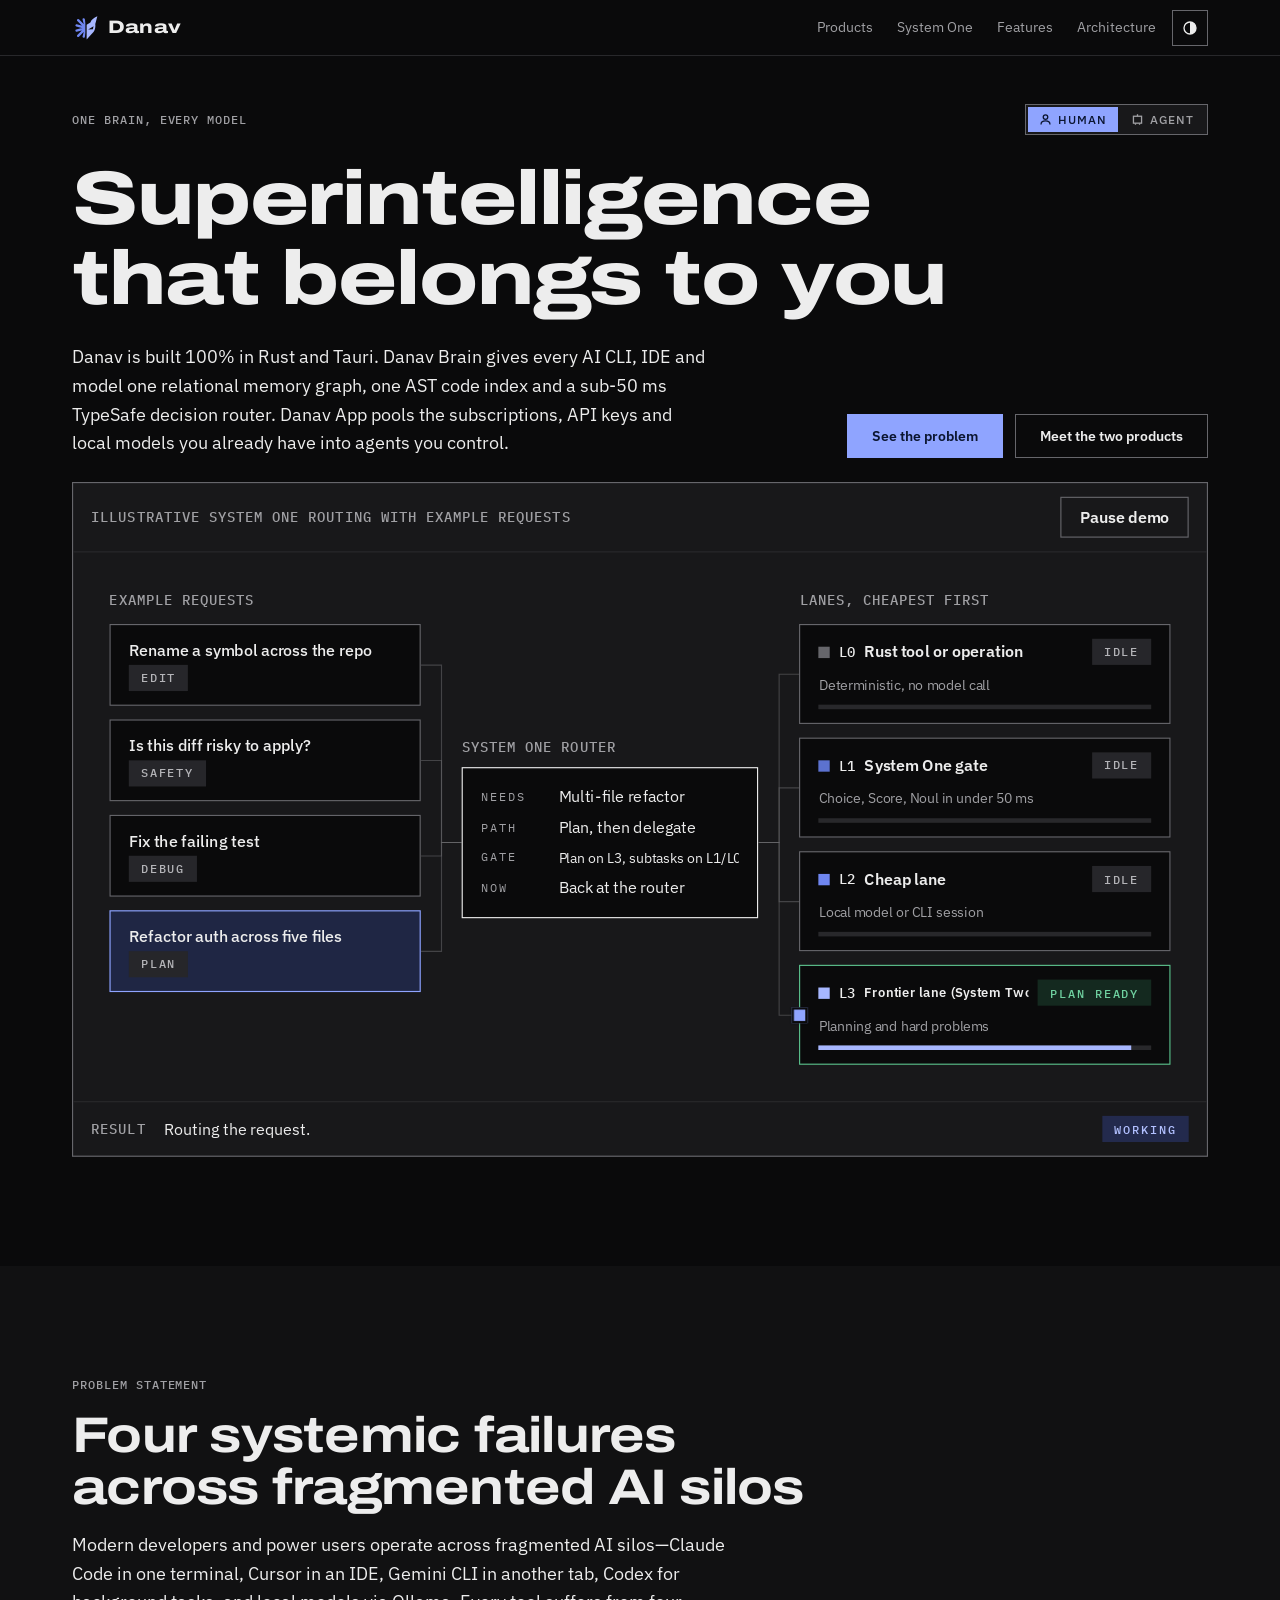
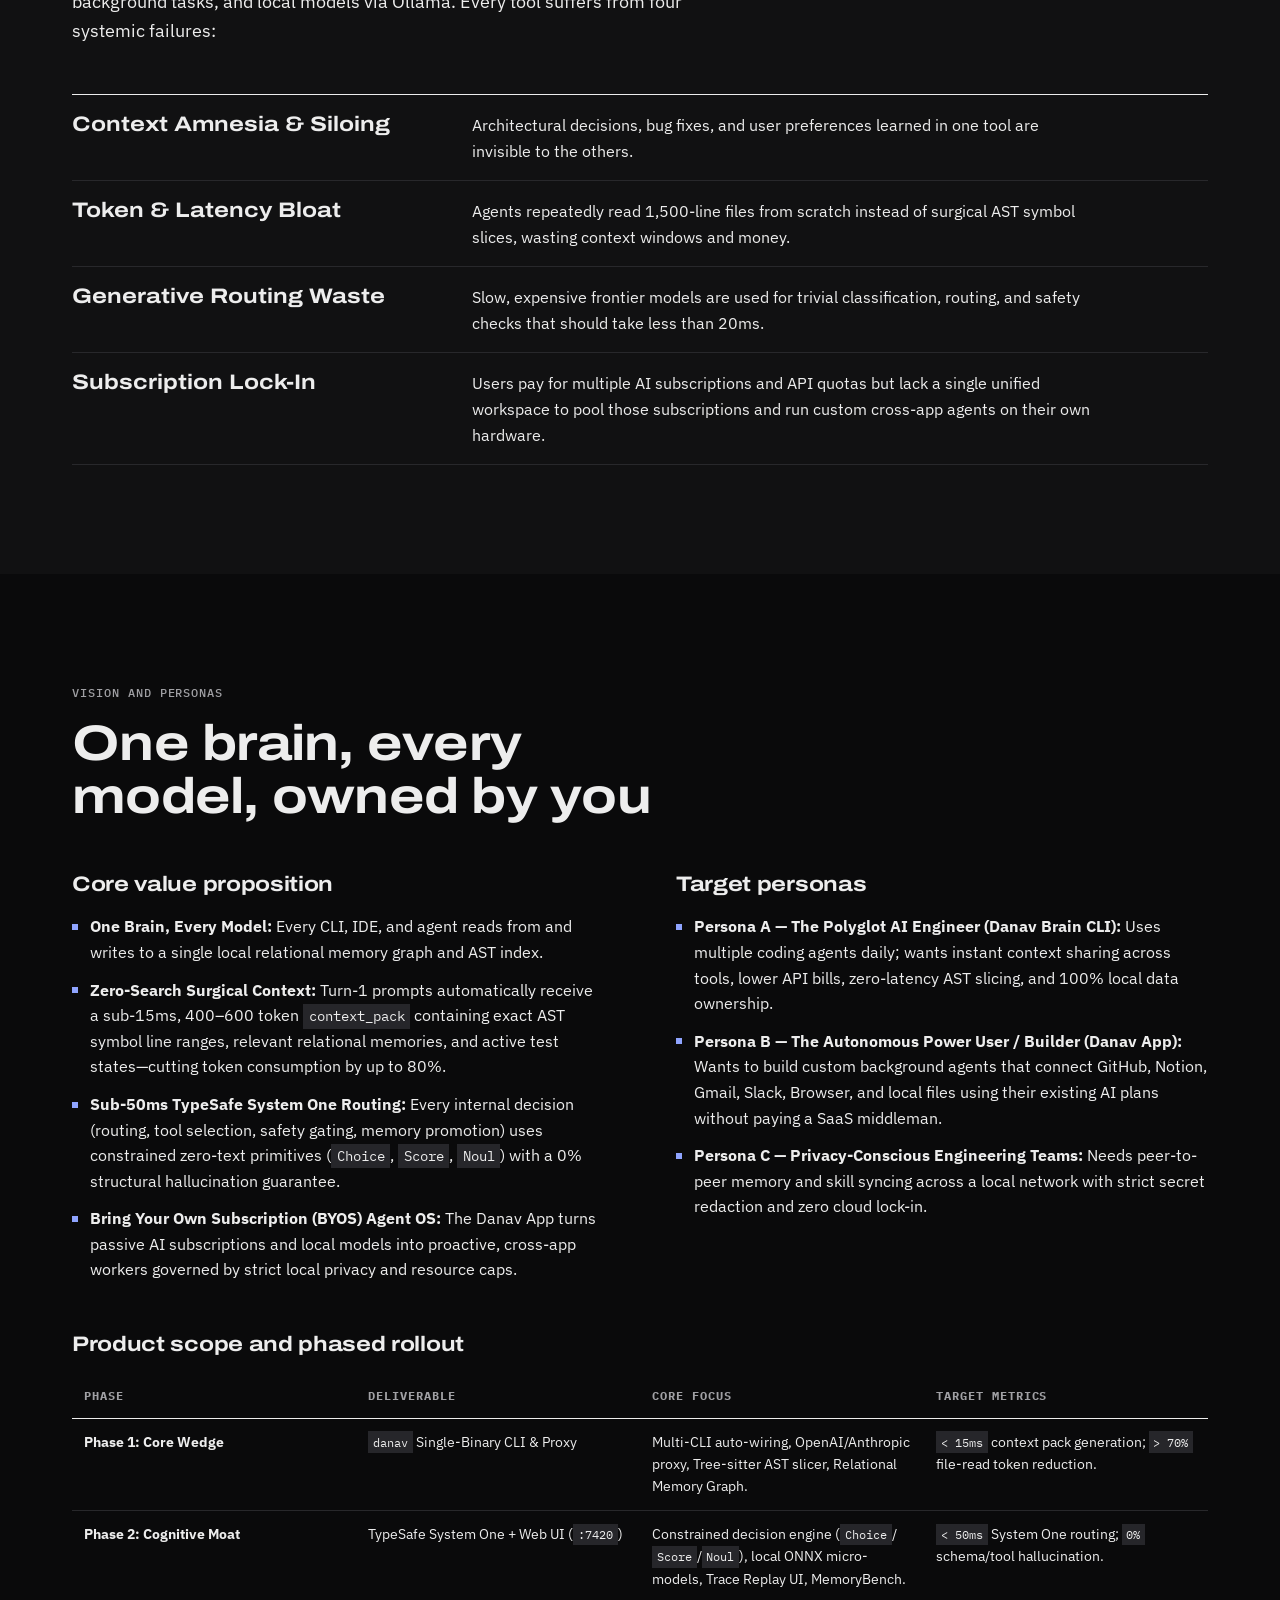
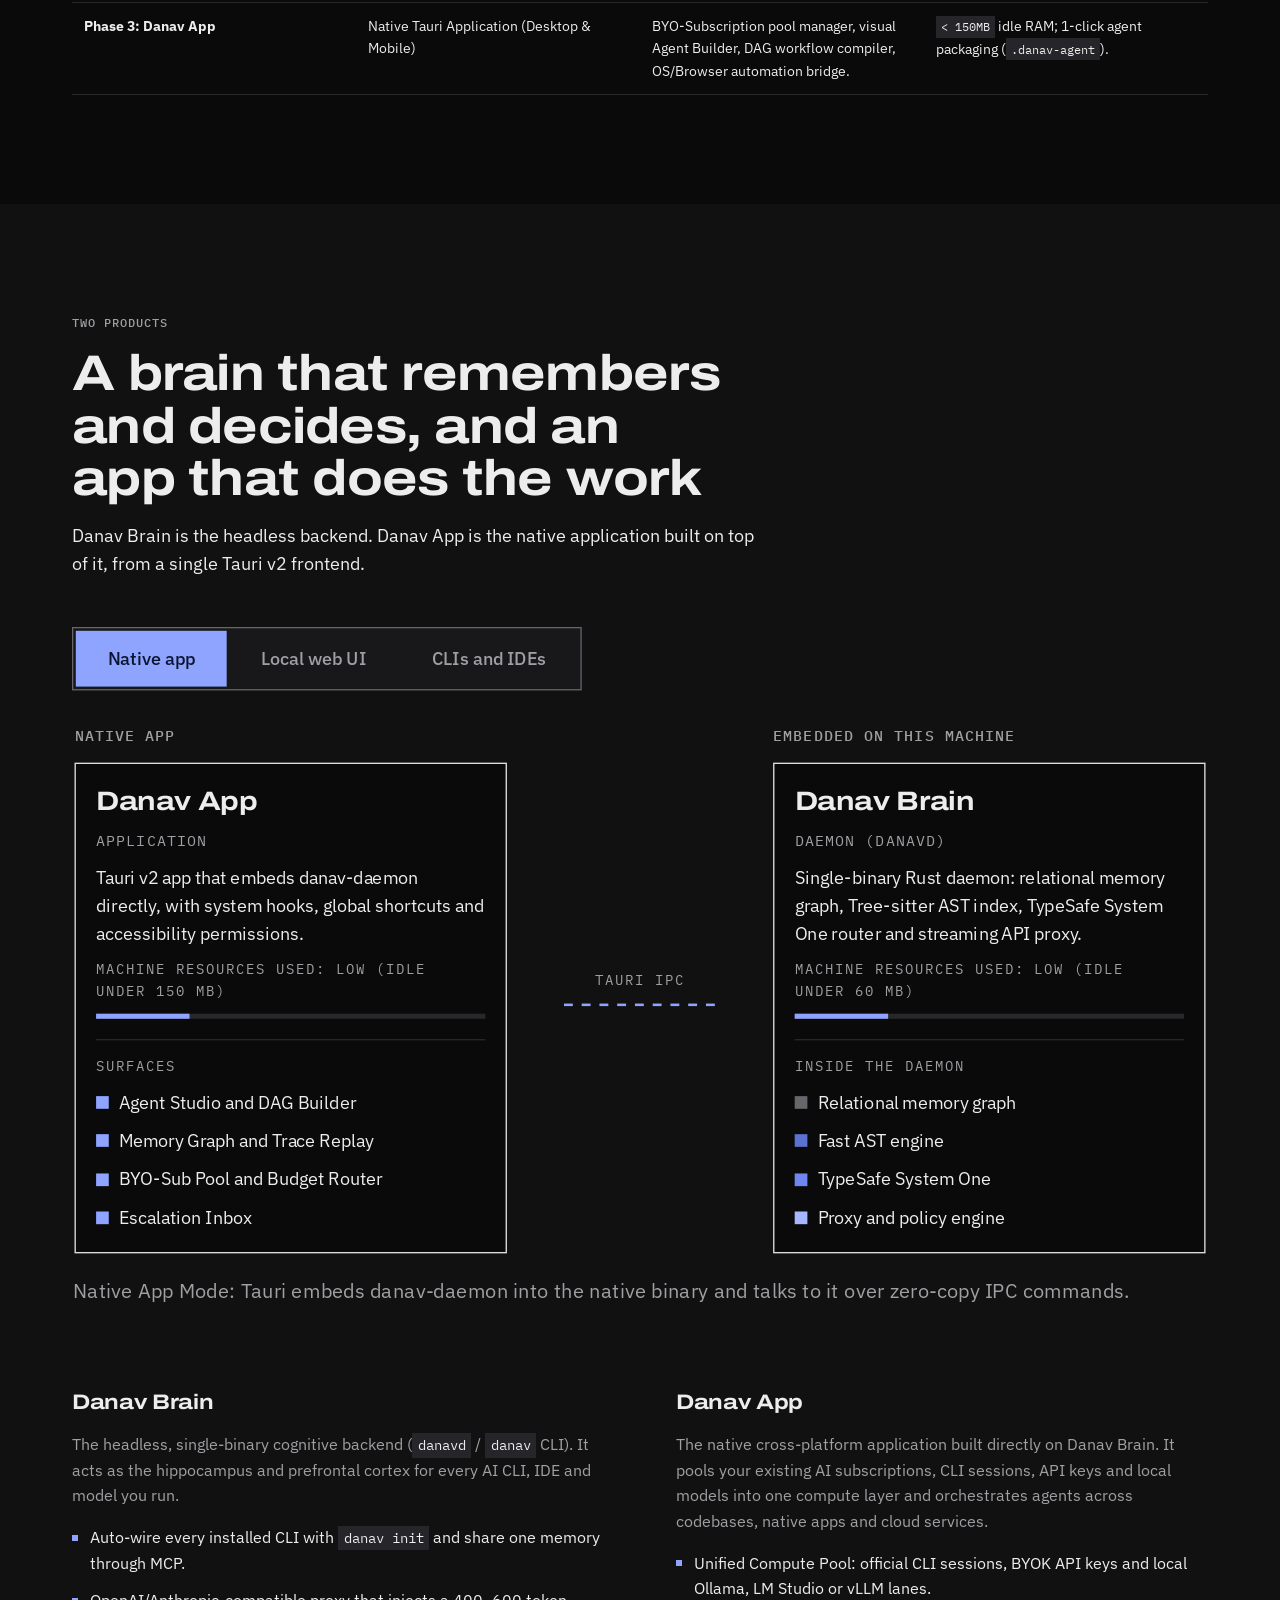
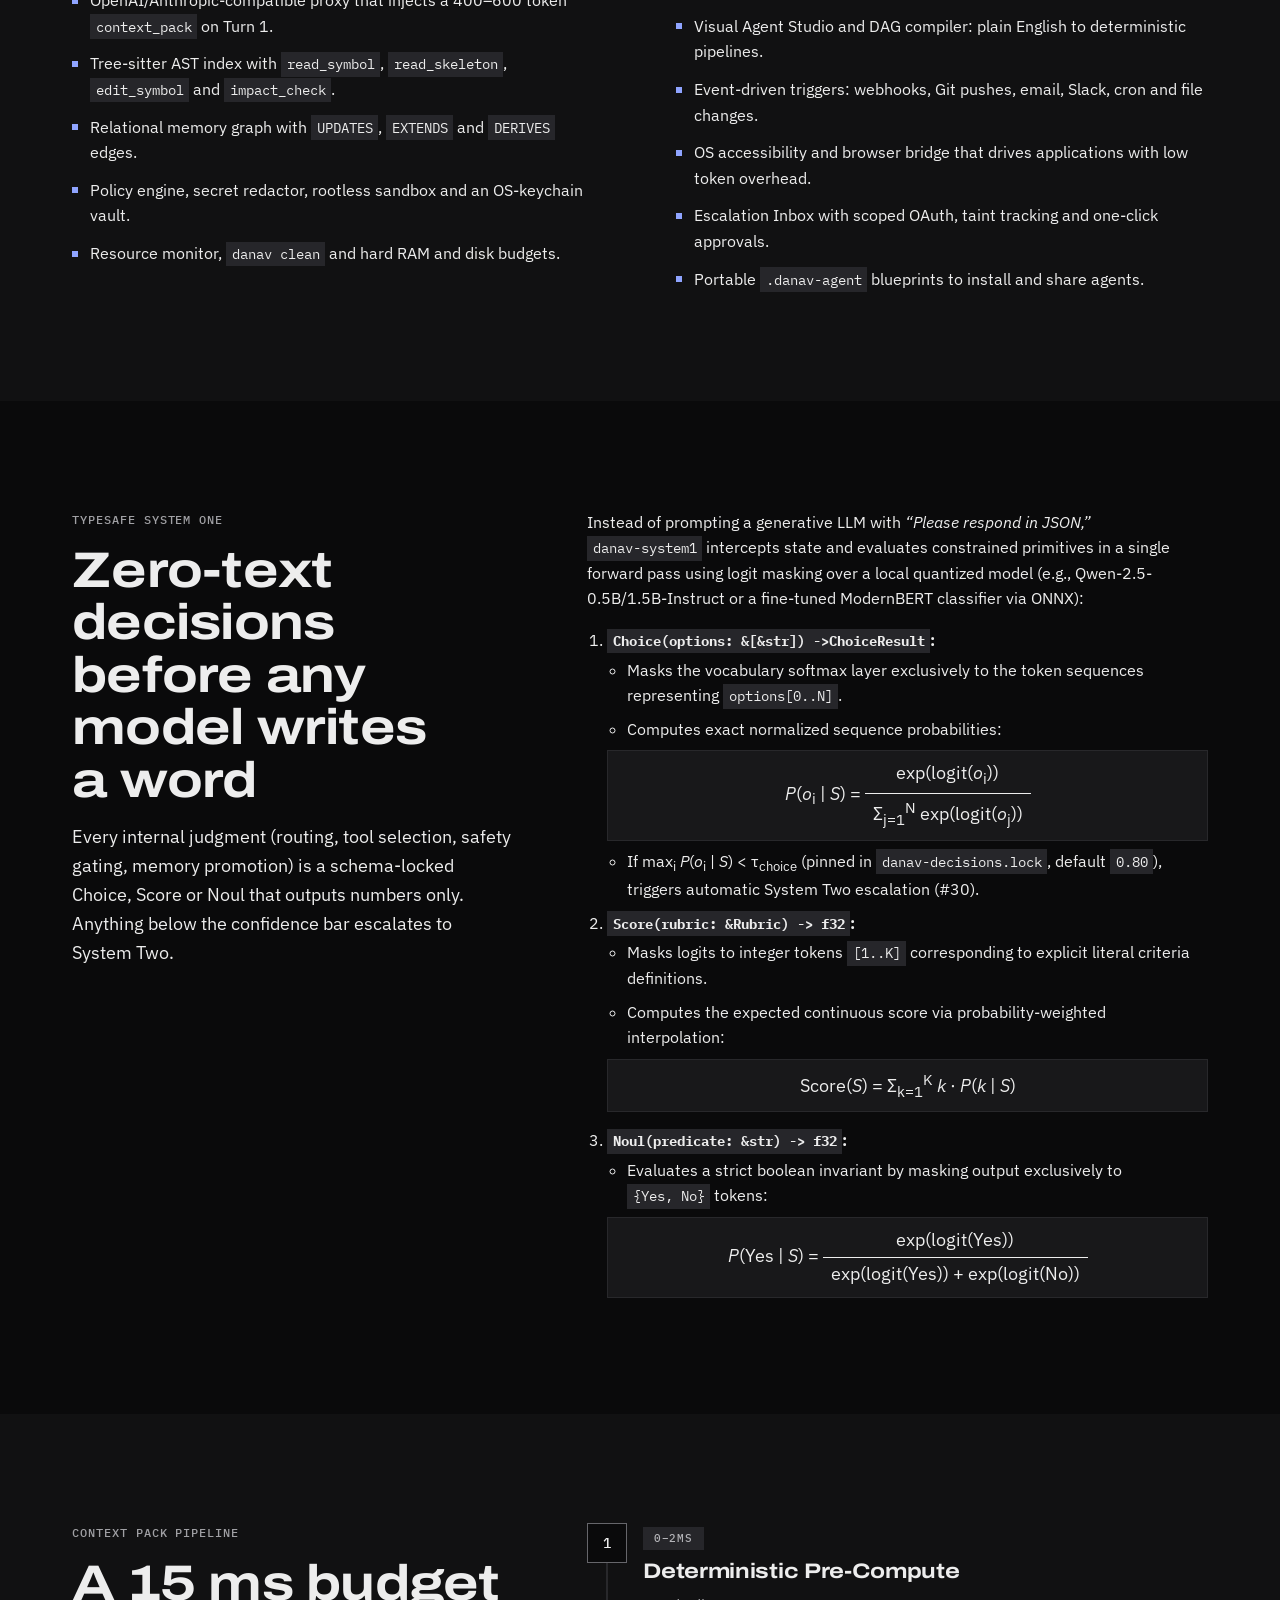
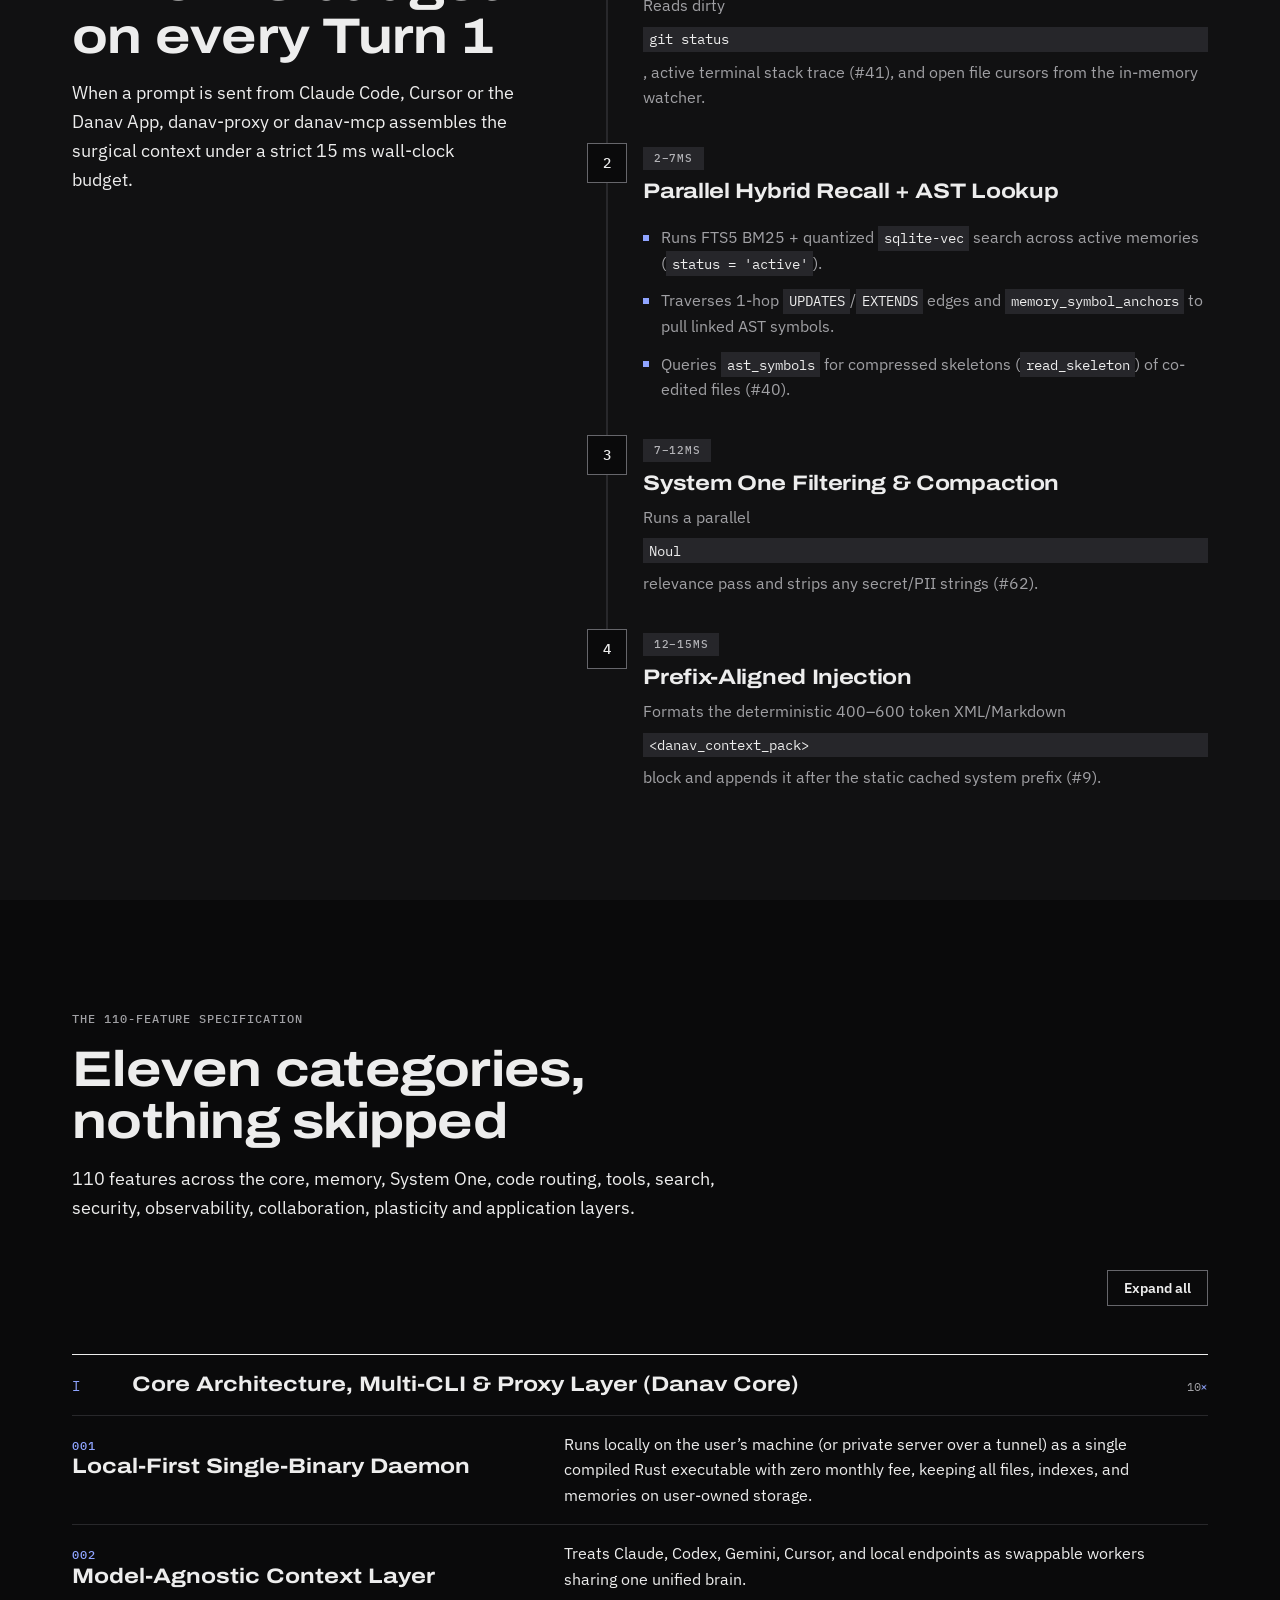
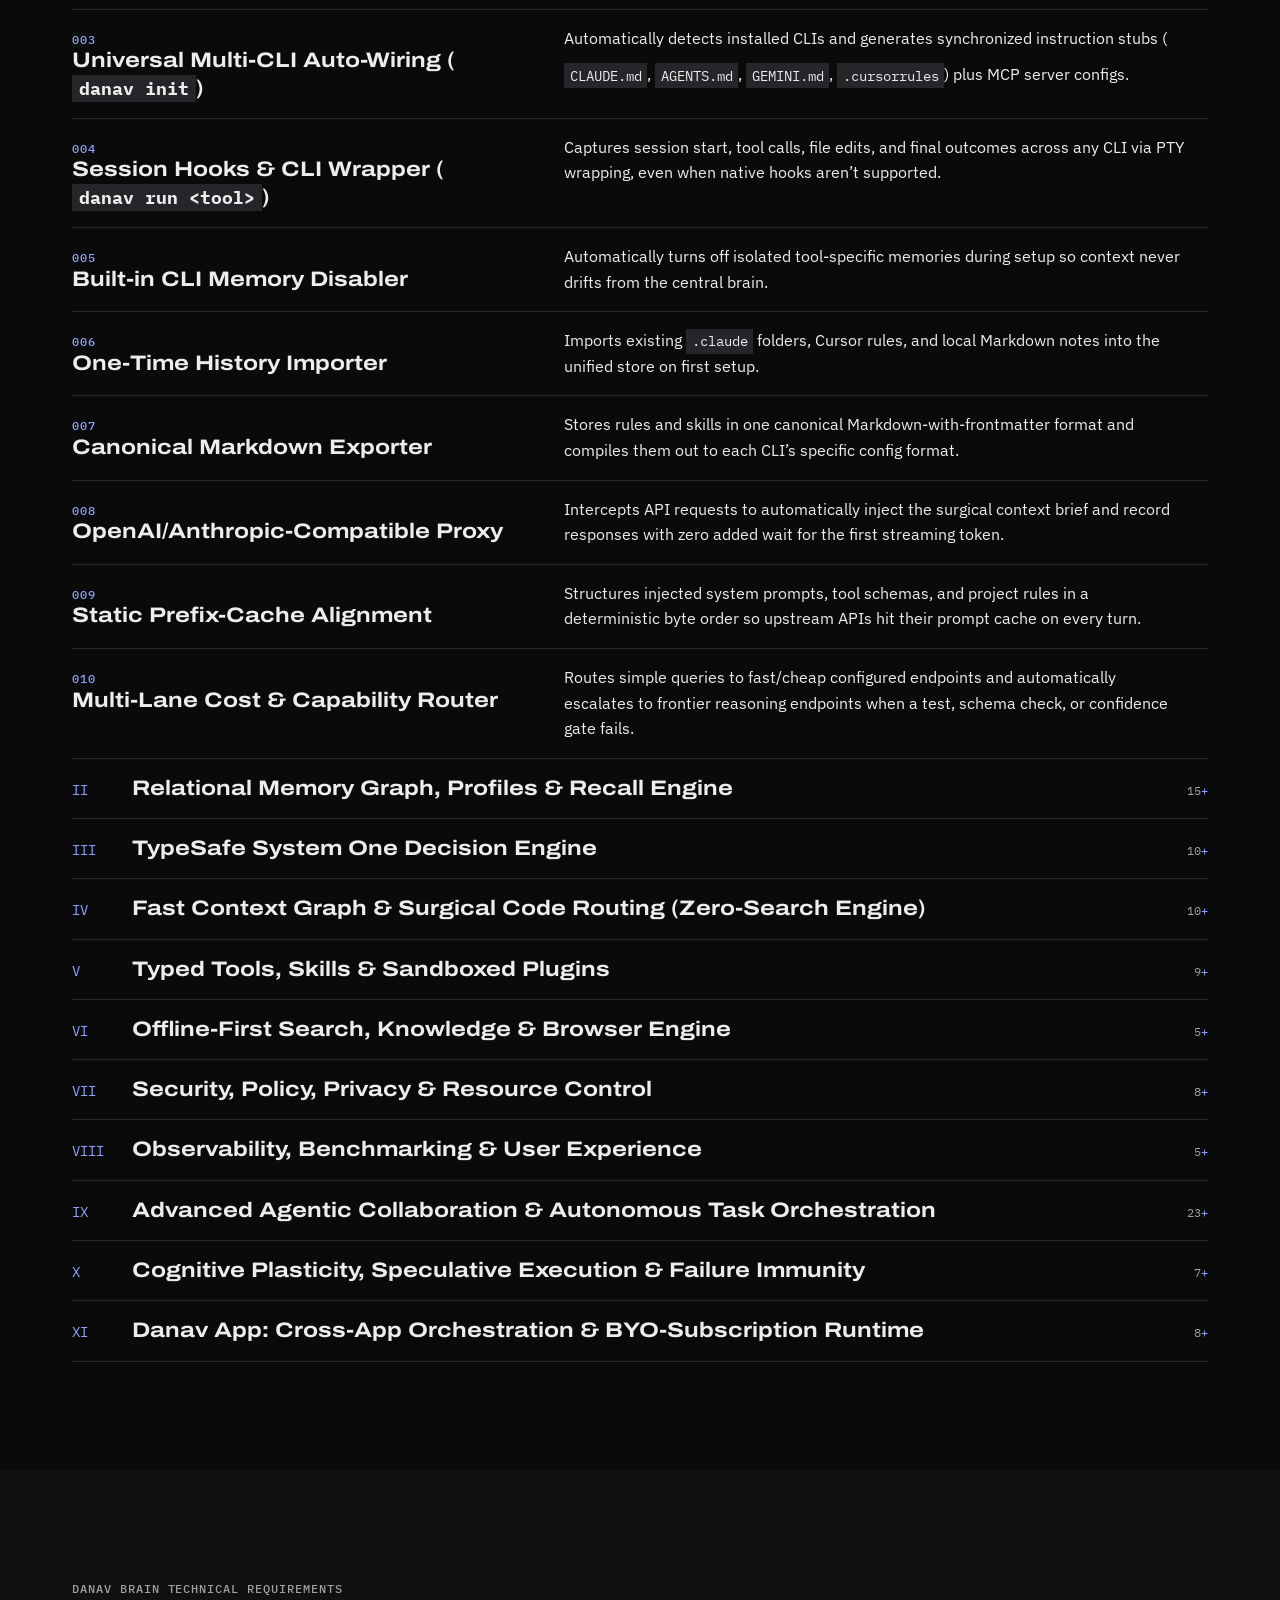
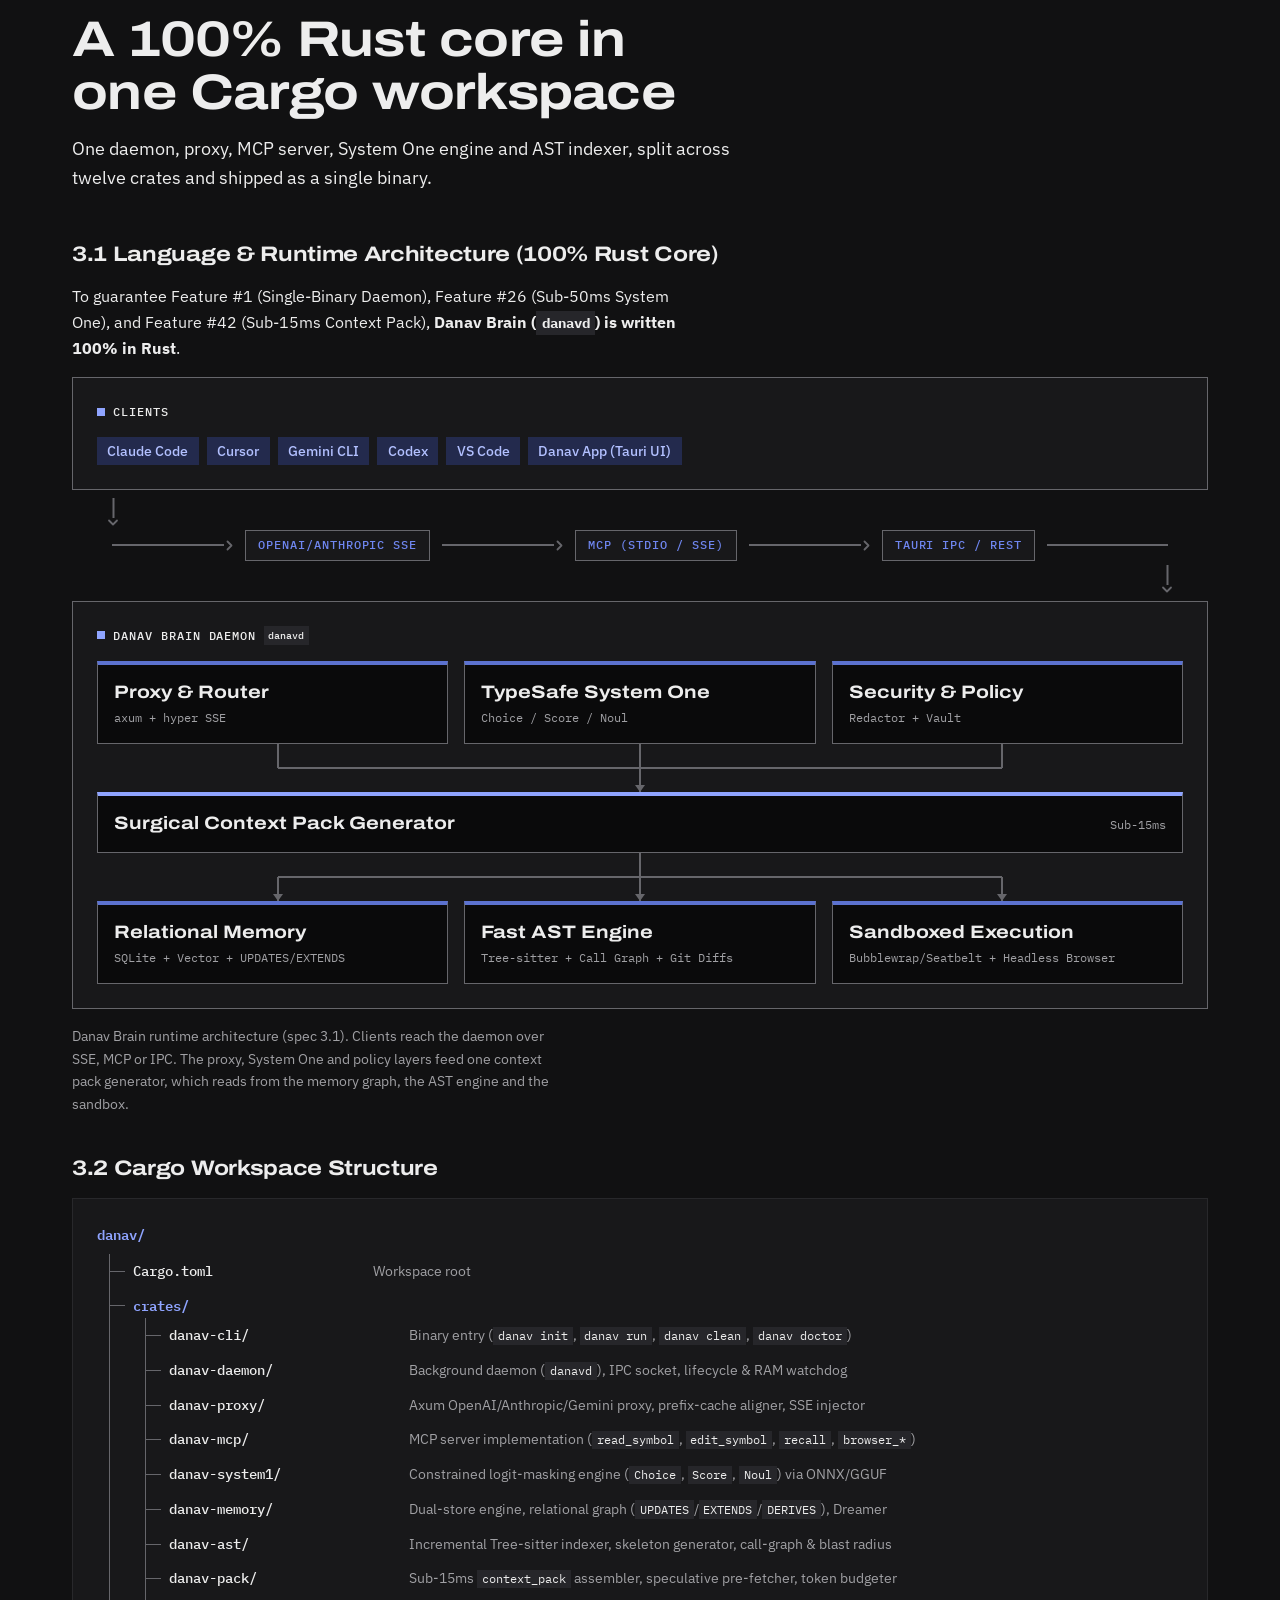
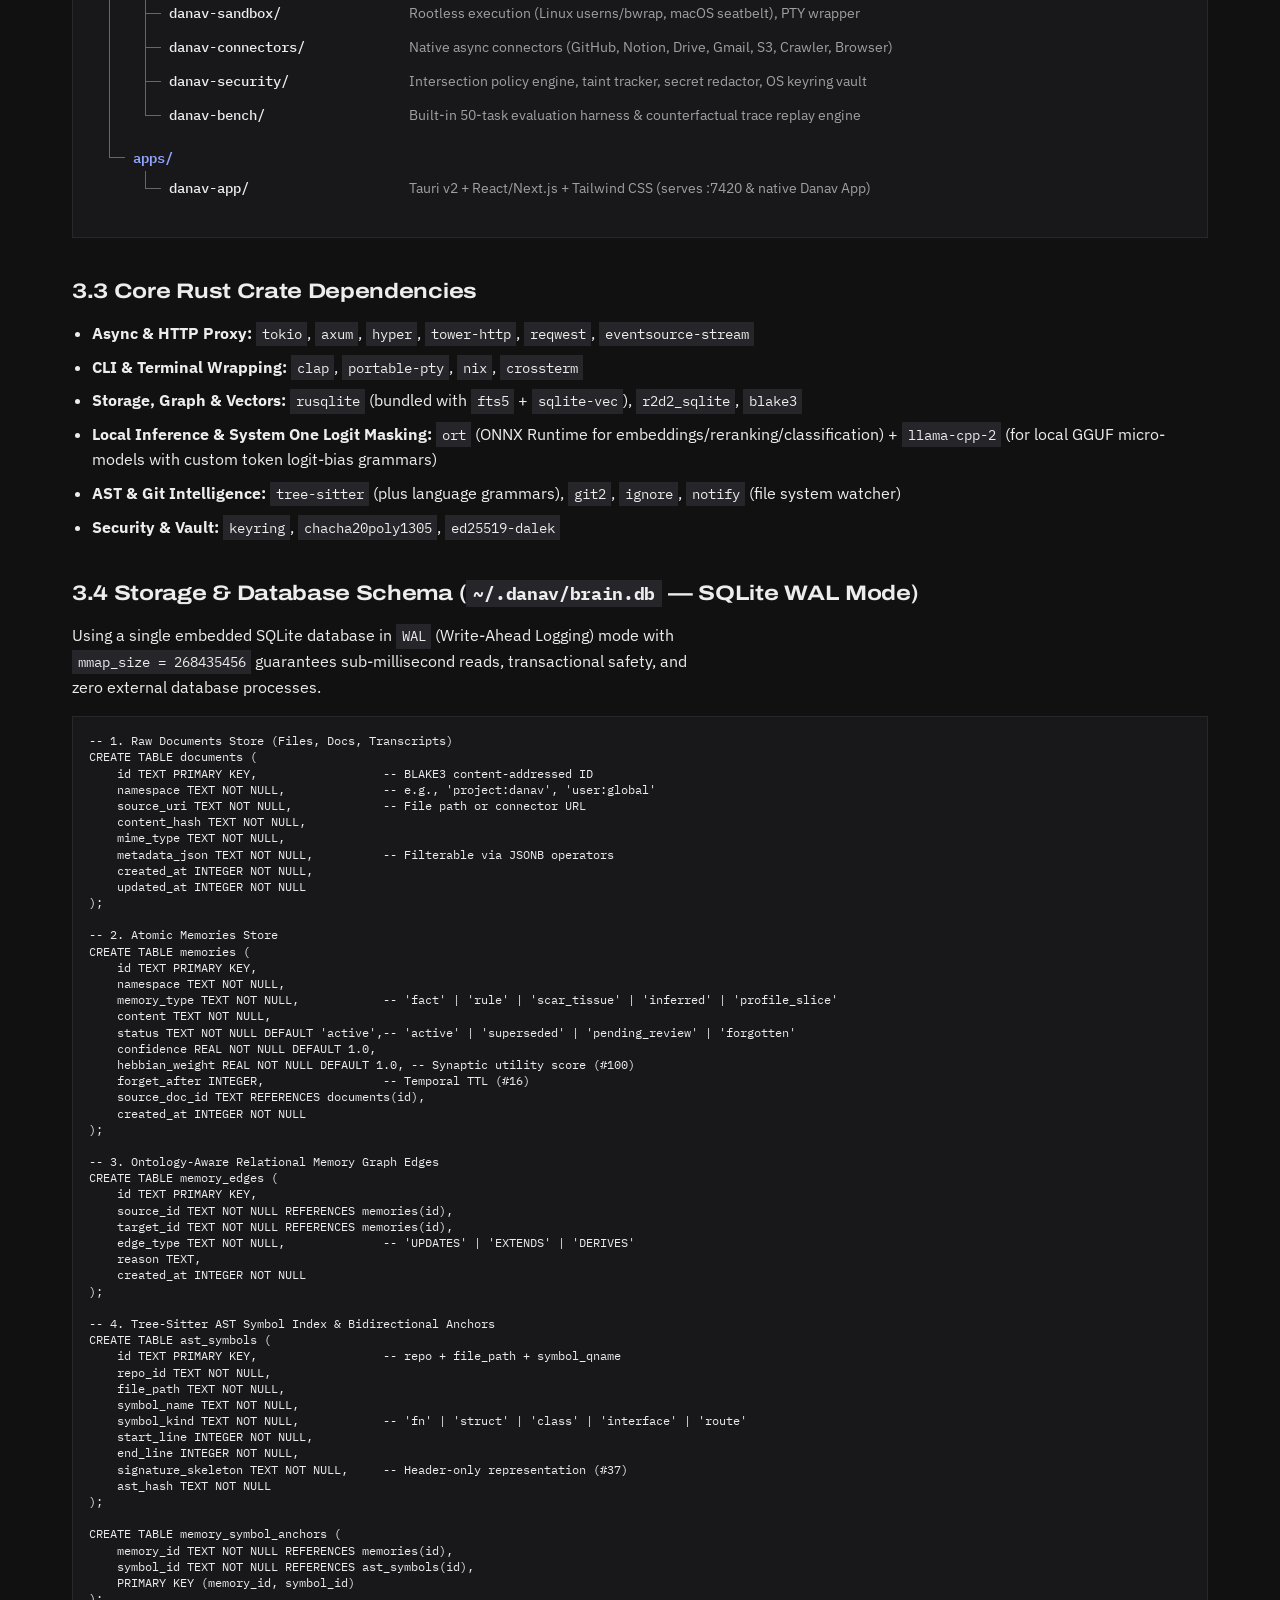
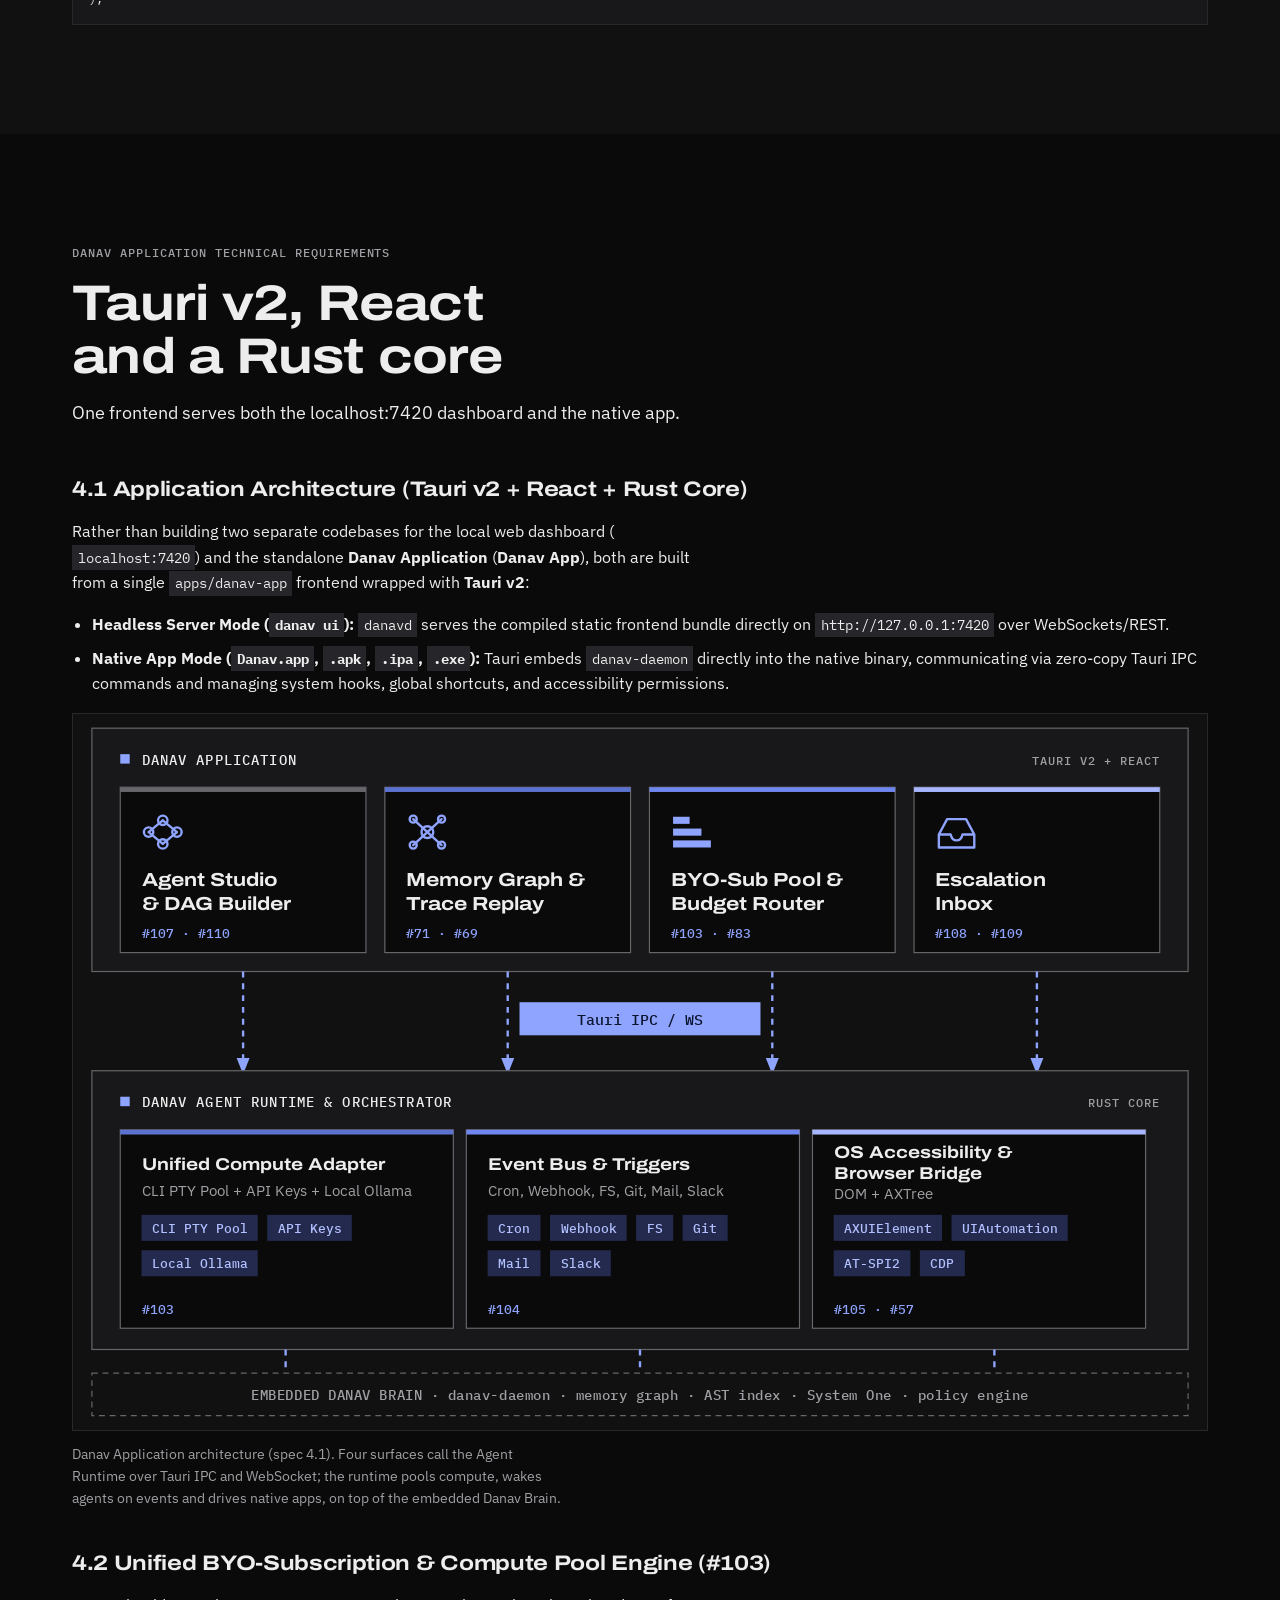
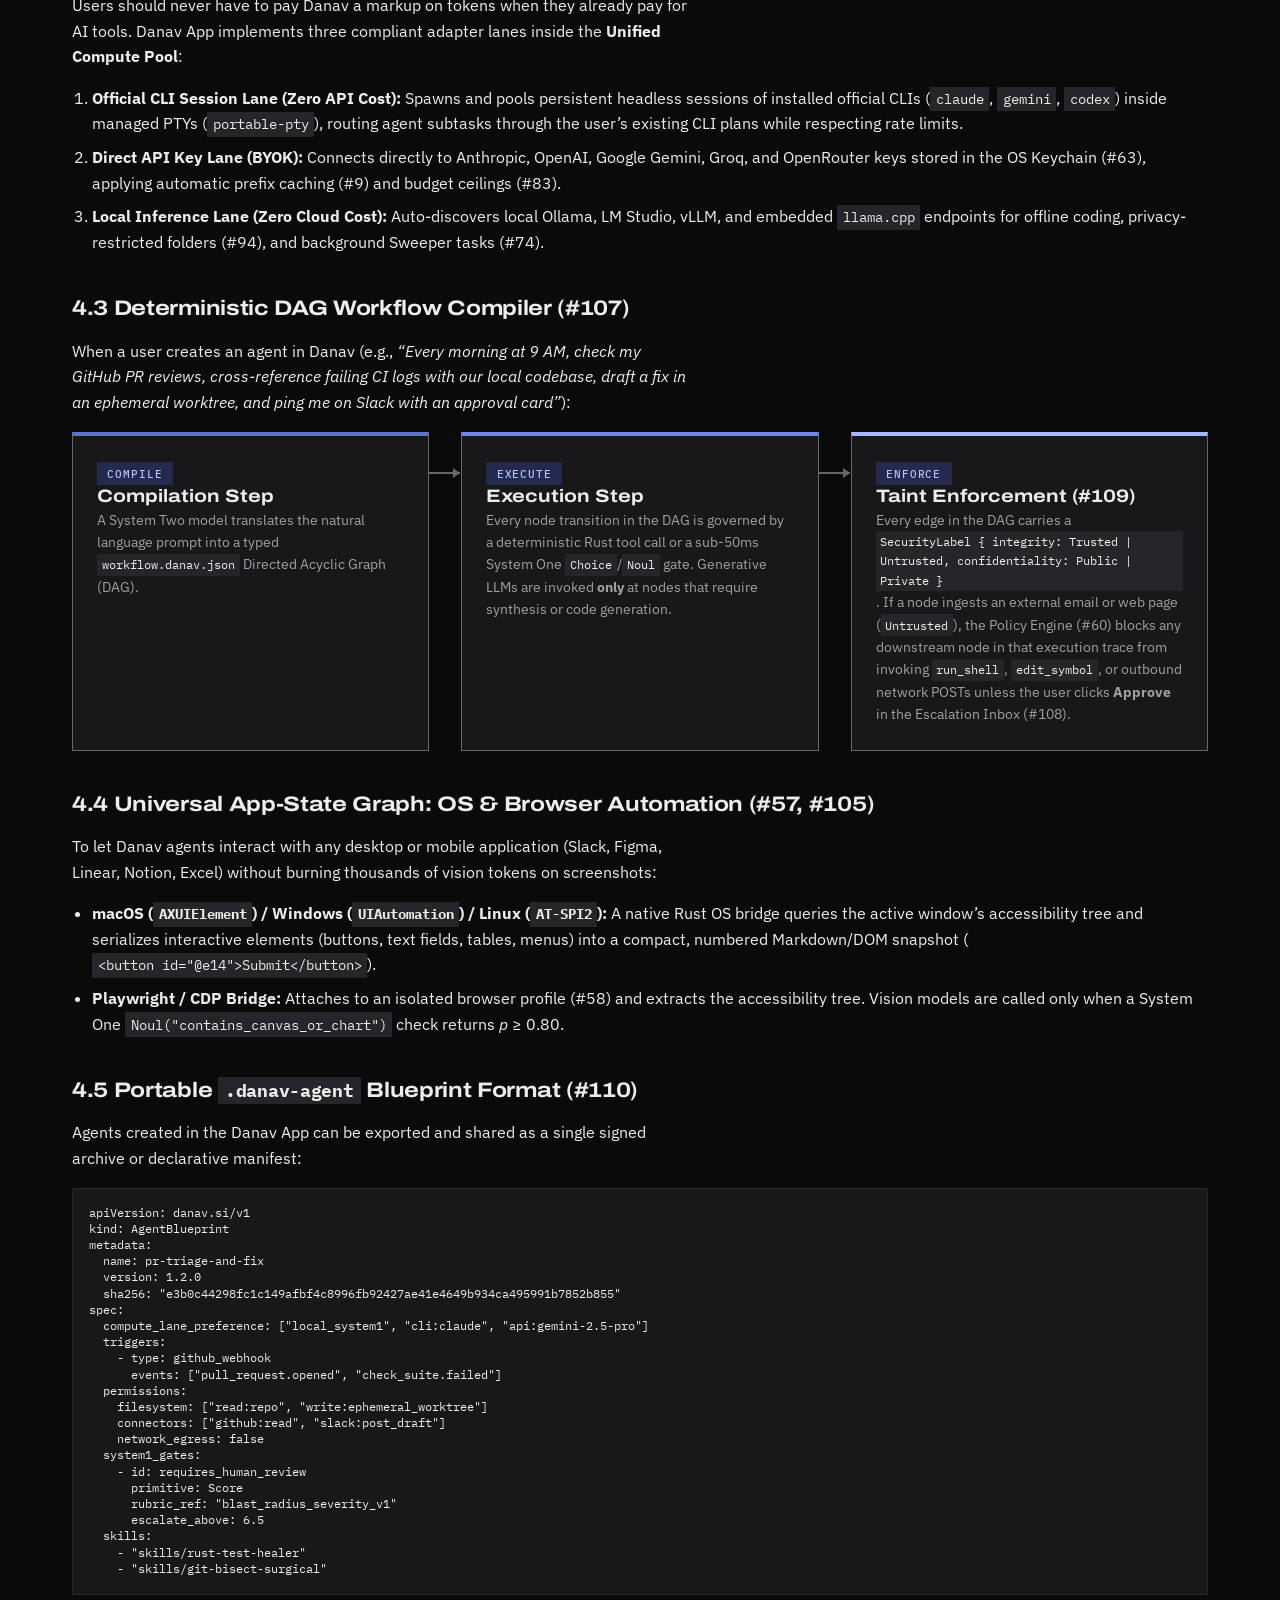
<file: page/index.html>
<!doctype html>
<html lang="en">

<head>
  <meta charset="utf-8">
  <meta name="viewport" content="width=device-width, initial-scale=1, viewport-fit=cover">
  <script>document.documentElement.classList.add("js")</script>

  <!-- Primary Meta Tags -->
  <title>Danav — One brain, every model | Superintelligence that belongs to you</title>
  <meta name="title" content="Danav — One brain, every model | Superintelligence that belongs to you">
  <meta name="description"
    content="Local-first cognitive infrastructure and autonomous agent OS built 100% in Rust and Tauri. Unifies memory, AST code indexing, and sub-50ms TypeSafe System one routing across Claude Code, Cursor, Gemini CLI, and local models.">
  <meta name="keywords"
    content="Danav, local-first AI, cognitive infrastructure, agent OS, Rust, Tauri v2, System one, AST index, relational memory graph, Claude Code, Cursor, Gemini CLI, BYOS, Tree-sitter, autonomous agents, AI developer tools">
  <meta name="author" content="Danav">
  <meta name="robots" content="index, follow">
  <meta name="theme-color" content="#0c0d12">
  <meta name="color-scheme" content="dark light">
  <link rel="canonical" href="https://danav.si/">

  <!-- Open Graph / Facebook -->
  <meta property="og:type" content="website">
  <meta property="og:url" content="https://danav.si/">
  <meta property="og:title" content="Danav — One brain, every model | Superintelligence that belongs to you">
  <meta property="og:description"
    content="Local-first cognitive infrastructure and autonomous agent OS built 100% in Rust and Tauri. Unify your AI tools with a shared relational memory graph, surgical AST code slicing, and sub-50ms TypeSafe System one routing.">
  <meta property="og:image" content="https://danav.si/assets/images/banner.png">
  <meta property="og:image:width" content="1200">
  <meta property="og:image:height" content="420">
  <meta property="og:image:alt" content="Danav — One brain, every model">
  <meta property="og:site_name" content="Danav">
  <meta property="og:locale" content="en_US">

  <!-- Twitter / X -->
  <meta name="twitter:card" content="summary_large_image">
  <meta name="twitter:url" content="https://danav.si/">
  <meta name="twitter:title" content="Danav — One brain, every model | Superintelligence that belongs to you">
  <meta name="twitter:description"
    content="Local-first cognitive infrastructure and autonomous agent OS built 100% in Rust and Tauri. Unify Claude Code, Cursor, Gemini CLI, and local models with zero cloud lock-in.">
  <meta name="twitter:image" content="https://danav.si/assets/images/banner.png">
  <meta name="twitter:image:alt" content="Danav — One brain, every model">

  <!-- Favicons and Touch Icons -->
  <link rel="icon" type="image/x-icon" href="favicon.ico">
  <link rel="icon" type="image/svg+xml" href="assets/images/favicon.svg">
  <link rel="icon" type="image/png" sizes="16x16" href="assets/images/favicon-16x16.png">
  <link rel="icon" type="image/png" sizes="32x32" href="assets/images/favicon-32x32.png">
  <link rel="icon" type="image/png" sizes="48x48" href="assets/images/favicon-48x48.png">
  <link rel="apple-touch-icon" sizes="180x180" href="assets/images/apple-touch-icon.png">

  <!-- Structured Data (JSON-LD) -->
  <script type="application/ld+json">
  {
    "@context": "https://schema.org",
    "@graph": [
      {
        "@type": "SoftwareApplication",
        "name": "Danav",
        "operatingSystem": "macOS, Linux, Windows",
        "applicationCategory": "DeveloperApplication",
        "description": "Local-first cognitive infrastructure and autonomous agent OS built 100% in Rust and Tauri. Unifies memory, AST code indexing, and sub-50ms TypeSafe System one routing across every AI CLI, IDE, and model.",
        "offers": {
          "@type": "Offer",
          "price": "0",
          "priceCurrency": "USD"
        },
        "url": "https://danav.si/"
      },
      {
        "@type": "Organization",
        "name": "Danav",
        "url": "https://danav.si/",
        "logo": "https://danav.si/assets/images/logo-512x512.png",
        "sameAs": [
          "https://github.com/danavsi/danavsi"
        ]
      }
    ]
  }
  </script>

  <!-- Typography Preconnect & Styles -->
  <link rel="preconnect" href="https://fonts.googleapis.com">
  <link rel="preconnect" href="https://fonts.gstatic.com" crossorigin>
  <link rel="stylesheet"
    href="https://fonts.googleapis.com/css2?family=Archivo:wdth,wght@62..125,400..900&family=IBM+Plex+Mono:wght@400;500&family=IBM+Plex+Sans:wght@400;500;600&display=swap">
  <link rel="stylesheet" href="style.css">
</head>

<body><a class="skip-link" href="#main">Skip to content</a>
  <header class="site-nav">
    <div class="container site-nav__inner"><a class="wordmark" href="#top" aria-label="Danav, back to top"><svg
          class="wordmark__mark" viewBox="0 0 32 32" aria-hidden="true" focusable="false">
          <defs>
            <clipPath id="danav-mark-nav">
              <rect width="15.25" height="32" />
            </clipPath>
          </defs>
          <g class="wordmark__half wordmark__half--spark">
            <path class="wordmark__spark" clip-path="url(#danav-mark-nav)"
              d="M15.61 14.55L13.36 6.15M14.94 14.94L7.02 7.02M14.55 15.61L5.18 13.10M14.55 16.39L5.18 18.90M14.94 17.06L7.02 24.98M15.61 17.45L13.36 25.85" />
          </g>
          <g class="wordmark__half wordmark__half--head">
            <path class="wordmark__head" fill-rule="evenodd"
              d="M16.75 12.2L21 9.6C22 6.6 24.8 4.3 29 2.6C27.9 6.2 27.4 8.8 26.6 11.4C27 14.6 26.6 17.6 24.8 20.4L16.75 29Z M18.5 17.6L24.6 14.1L23.9 17.5Z" />
          </g>
        </svg><span>Danav</span></a>
      <nav class="site-nav__links" id="site-nav-links" aria-label="Primary"><a href="#products"
          data-index="01">Products</a><a href="#system-one" data-index="02">System One</a><a href="#features"
          data-index="03">Features</a><a href="#architecture" data-index="04">Architecture</a><span
          class="site-nav__indicator" aria-hidden="true"></span></nav>
      <div class="site-nav__actions"><button class="site-nav__btn" id="theme-toggle" type="button"
          aria-label="Switch to light theme"><svg class="icon" viewBox="0 0 24 24" aria-hidden="true" focusable="false">
            <circle cx="12" cy="12" r="8" fill="none" stroke="currentColor" stroke-width="1.75" />
            <path d="M12 4a8 8 0 0 1 0 16z" fill="currentColor" />
          </svg></button><button class="site-nav__btn site-nav__toggle" id="nav-toggle" type="button"
          aria-label="Open navigation menu" aria-expanded="false" aria-controls="site-nav-links"><svg
            class="icon icon--menu" viewBox="0 0 24 24" aria-hidden="true" focusable="false">
            <path d="M4 6h16M4 12h16M4 18h16" stroke="currentColor" stroke-width="2" stroke-linecap="round" />
          </svg><svg class="icon icon--close" viewBox="0 0 24 24" aria-hidden="true" focusable="false">
            <path d="M6 6l12 12M6 18L18 6" stroke="currentColor" stroke-width="2" stroke-linecap="round" />
          </svg></button></div>
    </div>
  </header>
  <main id="main">
    <section class="hero" id="top" aria-labelledby="hero-title">
      <div class="container hero__inner">
        <div class="hero__eyebrow-row">
          <p class="eyebrow">One brain, every model</p>
          <div class="view-switch" role="tablist" aria-label="Audience view mode">
            <button class="view-switch__tab is-active" role="tab" type="button" id="tab-human" aria-selected="true" aria-controls="hero-human-content" data-view="human">
              <svg class="view-switch__icon" viewBox="0 0 16 16" width="13" height="13" fill="none" stroke="currentColor" stroke-width="1.6"><circle cx="8" cy="5" r="2.8"/><path d="M2.5 14c0-2.8 2.5-4.2 5.5-4.2s5.5 1.4 5.5 4.2"/></svg>
              <span>Human</span>
            </button>
            <button class="view-switch__tab" role="tab" type="button" id="tab-agent" aria-selected="false" aria-controls="agent-view" data-view="agent">
              <svg class="view-switch__icon" viewBox="0 0 16 16" width="13" height="13" fill="none" stroke="currentColor" stroke-width="1.6"><rect x="3" y="4" width="10" height="8.5"/><path d="M8 1.5v2.5M5.5 12.5v2M10.5 12.5v2M5.75 7.5h.01M10.25 7.5h.01"/></svg>
              <span>Agent</span>
            </button>
          </div>
        </div>
        <div class="agent-only" id="agent-view">
          <div class="agent-view__card">
            <div class="agent-view__header">
              <div class="agent-view__title-group">
                <span class="agent-view__pill">Agent View</span>
                <span class="agent-view__format">Markdown RFC / System Specification</span>
              </div>
              <div class="agent-view__actions">
                <button class="button button--compact button--secondary" id="agent-copy-btn" type="button">
                  <svg class="view-switch__icon" viewBox="0 0 16 16" width="13" height="13" fill="none" stroke="currentColor" stroke-width="1.6"><rect x="5" y="5" width="8" height="8" rx="0"/><path d="M3 11H2V2h9v1"/></svg>
                  <span id="agent-copy-text">Copy Markdown</span>
                </button>
                <button class="button button--compact button--secondary" id="agent-download-btn" type="button">
                  <svg class="view-switch__icon" viewBox="0 0 16 16" width="13" height="13" fill="none" stroke="currentColor" stroke-width="1.6"><path d="M8 2v8m-3-3 3 3 3-3M3 14h10"/></svg>
                  <span>Download .md</span>
                </button>
                <a class="button button--compact button--secondary" href="llms.txt" target="_blank" rel="noopener">
                  <span>Raw llms.txt</span>
                </a>
              </div>
            </div>
            <div class="agent-view__terminal">
              <pre class="agent-view__code"><code id="agent-raw-spec"># Danav — One Brain, Every Model. Superintelligence That Belongs to You.

&gt; System Architecture, Cognitive Infrastructure, and Autonomous Agent Operating System Specification
&gt; Target Runtimes: 100% Rust Core Daemon (`danavd` / `danav` CLI) + Tauri v2 Native App (`Danav App`)
&gt; Version: 1.0.0-draft | License: MIT | Canonical: https://danav.si

---

## Overview

**Danav** is a two-part, local-first cognitive infrastructure and autonomous agent operating system built **100% in Rust (Core Engine)** and **Tauri + TypeScript/React (Native App &amp; Web Control Center)**.

1. **Danav Brain (`danavd` / `danav` CLI):** The headless, single-binary cognitive backend. It acts as the unified hippocampus (relational memory graph + AST code index) and prefrontal cortex (sub-50ms TypeSafe System one decision router + streaming API proxy) for every AI CLI, IDE, and model a user runs.
2. **Danav Application (`Danav App`):** The native cross-platform application built directly on top of Danav Brain. It allows users to pool their existing AI subscriptions, CLI sessions, API keys, and local models into a unified compute layer, create custom autonomous agents, and orchestrate tasks across local codebases, native apps, and cloud services.

---

## Part 1: Product Requirements Document (PRD)

### 1.1 Problem Statement

Modern developers and power users operate across fragmented AI silos—Claude Code in one terminal, Cursor in an IDE, Gemini CLI in another tab, Codex for background tasks, and local models via Ollama. Every tool suffers from four systemic failures:

1. **Context Amnesia &amp; Siloing:** Architectural decisions, bug fixes, and user preferences learned in one tool are invisible to the others.
2. **Token &amp; Latency Bloat:** Agents repeatedly read 1,500-line files from scratch instead of surgical AST symbol slices, wasting context windows and money.
3. **Generative Routing Waste:** Slow, expensive frontier models are used for trivial classification, routing, and safety checks that should take less than 20ms.
4. **Subscription Lock-In:** Users pay for multiple AI subscriptions and API quotas but lack a single unified workspace to pool those subscriptions and run custom cross-app agents on their own hardware.

### 1.2 Product Vision &amp; Core Value Proposition

* **One Brain, Every Model:** Every CLI, IDE, and agent reads from and writes to a single local relational memory graph and AST index.
* **Zero-Search Surgical Context:** Turn-1 prompts automatically receive a sub-15ms, 400–600 token `context_pack` containing exact AST symbol line ranges, relevant relational memories, and active test states—cutting token consumption by up to 80%.
* **Sub-50ms TypeSafe System one Routing:** Every internal decision (routing, tool selection, safety gating, memory promotion) uses constrained zero-text primitives (`Choice`, `Score`, `Noul`) with a 0% structural hallucination guarantee.
* **Bring Your Own Subscription (BYOS) Agent OS:** The Danav App turns passive AI subscriptions and local models into proactive, cross-app workers governed by strict local privacy and resource caps.

### 1.3 Target Personas

* **Persona A — The Polyglot AI Engineer (Danav Brain CLI):** Uses multiple coding agents daily; wants instant context sharing across tools, lower API bills, zero-latency AST slicing, and 100% local data ownership.
* **Persona B — The Autonomous Power User / Builder (Danav App):** Wants to build custom background agents that connect GitHub, Notion, Gmail, Slack, Browser, and local files using their existing AI plans without paying a SaaS middleman.
* **Persona C — Privacy-Conscious Engineering Teams:** Needs peer-to-peer memory and skill syncing across a local network with strict secret redaction and zero cloud lock-in.

### 1.4 Product Scope &amp; Phased Rollout

| Phase | Deliverable | Core Focus | Target Metrics |
| --- | --- | --- | --- |
| **Phase 1: Core Wedge** | `danav` Single-Binary CLI &amp; Proxy | Multi-CLI auto-wiring, OpenAI/Anthropic proxy, Tree-sitter AST slicer, Relational Memory Graph. | `&lt; 15ms` context pack generation; `&gt; 70%` file-read token reduction. |
| **Phase 2: Cognitive Moat** | TypeSafe System one + Web UI (`:7420`) | Constrained decision engine (`Choice`/`Score`/`Noul`), local ONNX micro-models, Trace Replay UI, MemoryBench. | `&lt; 50ms` System one routing; `0%` schema/tool hallucination. |
| **Phase 3: Danav App** | Native Tauri Application (Desktop &amp; Mobile) | BYO-Subscription pool manager, visual Agent Builder, DAG workflow compiler, OS/Browser automation bridge. | `&lt; 150MB` idle RAM; 1-click agent packaging (`.danav-agent`). |

---

## Part 2: The Complete 110-Feature Specification

### I. Core Architecture, Multi-CLI &amp; Proxy Layer (Danav Core)

1. **Local-First Single-Binary Daemon:** Runs locally on the user&#x27;s machine (or private server over a tunnel) as a single compiled Rust executable with zero monthly fee, keeping all files, indexes, and memories on user-owned storage.
2. **Model-Agnostic Context Layer:** Treats Claude, Codex, Gemini, Cursor, and local endpoints as swappable workers sharing one unified brain.
3. **Universal Multi-CLI Auto-Wiring (`danav init`):** Automatically detects installed CLIs and generates synchronized instruction stubs (`CLAUDE.md`, `AGENTS.md`, `GEMINI.md`, `.cursorrules`) plus MCP server configs.
4. **Session Hooks &amp; CLI Wrapper (`danav run &lt;tool&gt;`):** Captures session start, tool calls, file edits, and final outcomes across any CLI via PTY wrapping, even when native hooks aren&#x27;t supported.
5. **Built-in CLI Memory Disabler:** Automatically turns off isolated tool-specific memories during setup so context never drifts from the central brain.
6. **One-Time History Importer:** Imports existing `.claude` folders, Cursor rules, and local Markdown notes into the unified store on first setup.
7. **Canonical Markdown Exporter:** Stores rules and skills in one canonical Markdown-with-frontmatter format and compiles them out to each CLI&#x27;s specific config format.
8. **OpenAI/Anthropic-Compatible Proxy:** Intercepts API requests to automatically inject the surgical context brief and record responses with zero added wait for the first streaming token.
9. **Static Prefix-Cache Alignment:** Structures injected system prompts, tool schemas, and project rules in a deterministic byte order so upstream APIs hit their prompt cache on every turn.
10. **Multi-Lane Cost &amp; Capability Router:** Routes simple queries to fast/cheap configured endpoints and automatically escalates to frontier reasoning endpoints when a test, schema check, or confidence gate fails.

### II. Relational Memory Graph, Profiles &amp; Recall Engine

11. **Dual Store Architecture (Documents vs. Atomic Memories):** Separates raw ingested Documents (files, logs, PDFs, code, URLs kept for chunk retrieval) from extracted Atomic Memories (self-contained facts that evolve over time).
12. **Ontology-Aware Relational Memory Graph (3 Edge Types):** Connects every new fact to existing memories using three explicit graph relationships:
    * **`UPDATES` (State Mutation &amp; Contradiction Resolution):** When a fact changes, the new memory supersedes the old one while preserving audit history.
    * **`EXTENDS` (Context Enrichment):** Adds detail to an existing memory without invalidating it, keeping both active in retrieval.
    * **`DERIVES` (Pattern Inference):** Infers unstated second-order facts from patterns across multiple sessions and memories.
13. **Inferred Memory Review Queue:** Flags low-confidence `DERIVES` inferences in a review queue so the user can approve or decline them before they become permanent rules.
14. **Automatic User &amp; Project Profiles (Static + Dynamic + Buckets):** Maintains an instant single-call profile per scope containing stable facts, active tasks, and custom topic-scoped profile slices.
15. **Dreaming Modes (Instant vs. Background Consolidation):** Supports immediate synchronous graph extraction when a fact is needed on the next turn, and background batch &quot;dreaming&quot; to consolidate and deduplicate asynchronously.
16. **Temporal Truth &amp; Automatic TTL Forgetting:** Automatically expires transient facts via `forgetAfter` timestamps, filters out casual noise, and suppresses contradicted facts.
17. **Semantic &quot;Forget by Meaning&quot; with Mandatory `dryRun` Preview:** Lets users run `forget_matching(query, dryRun=true)` to semantically preview all memories about a topic before soft-deleting them.
18. **Virtual Memory Filesystem (`DanavFS` Mount):** Exposes a virtual directory where agents can `ls`, `cat`, and semantically `grep` memories alongside a live, auto-generated `profile.md` digest at the root.
19. **Unified 3-Mode Recall API (`memories | chunks | hybrid`):** Searches extracted atomic memories, raw document/code chunks, or both in a single call.
20. **Graph-Attached Recall (`include: { related, documents, forgotten }`):** Optionally attaches parent/child/sibling graph edges, source documents, and historical/forgotten context alongside every search hit.
21. **Multi-Query Rewrite &amp; Cross-Encoder Reranking:** Optionally expands complex queries into multiple search rewrites, merges BM25 + vector hits, and reranks results with a similarity threshold gate.
22. **Rich Metadata Filter Engine:** Filters memories and profile synthesis by exact operators (`eq`, `neq`, `contains`, `notContains`, `gt`, `gte`, `lt`, `lte`) before ranking.
23. **Namespace &amp; Container-Tag Isolation + Merging:** Scopes every memory, profile, and connector to strict namespaces (`user`, `project`, `repo`, `client`) with support for merging or resetting container tags.
24. **Multimodal Ingestion Pipeline:** Extracts, chunks, and indexes Markdown, code, PDFs (with page/diagram descriptions), images, and audio transcripts into the local index.
25. **Auto-Syncing Knowledge Connectors:** Background sync connectors (with webhook/schedule support and `deleteDocuments: true/false` lifecycle control) for GitHub repos, Notion, Google Drive, Gmail, S3, local folders, and a targeted Web Crawler.

### III. TypeSafe System one Decision Engine

26. **System one vs. System 2 Split Architecture:** Never wastes a slow generative LLM call on routing, classification, relevance filtering, or safety checks; runs a sub-50ms TypeSafe Decision Layer in front of every generative model.
27. **Zero-Text Constrained Decision Primitives (`Choice`, `Score`, `Noul`):** Every internal brain judgment is framed as one of three strict, schema-locked question types that output numbers/enums only—never free-form text:
    * **`Choice(options[1..255])`:** Picks from an enumerated list and returns a probability distribution plus confidence score.
    * **`Score(rubric[2..10])`:** Evaluates state on an ordered 2–10 level rubric with continuous interpolation.
    * **`Noul` (Binary 0.0–1.0 Probability):** Answers a strict Yes/No predicate as a single probability value.
28. **Single-Pass Parallel Question Evaluation:** Evaluates multiple `Choice`, `Score`, and `Noul` questions against a piece of state in a single parallel forward pass (routing + tool selection + risk check + memory promotion).
29. **0% Structural Hallucination Guarantee:** Constrained decoding and logit-level token masking make off-schema strings, invalid tool names, or fabricated file paths structurally impossible.
30. **Confidence-Threshold Gating &amp; Escalation:** Every `Choice` and `Noul` decision checks a tuned probability bar (e.g., $p \ge 0.80$); anything below automatically escalates to a System 2 reasoning model.
31. **Pre-Decision State Compaction:** Automatically strips unrelated conversation history and noise before passing state to the TypeSafe decision layer so irrelevant context never degrades classification accuracy.
32. **Deterministic Pre-Compute for Math, Counts &amp; Dates:** Computes line counts, timestamps, token budgets, and file sizes deterministically in native Rust code first, then feeds exact values into the TypeSafe decision layer.
33. **Literal Criteria &amp; Structural Invariant Enforcement:** Defines explicit boundary conditions on every boolean/enum gate and enforces logical invariants in code.
34. **Pinned Decision Rubrics &amp; Version Locking:** Locks tuned threshold bars to specific decision-model/classifier versions in a lockfile (`danav-decisions.lock`) so updates never silently shift routing behavior.
35. **Loose-Text-to-Schema Extractor:** Converts messy session transcripts and terminal logs directly into strictly typed JSON/Rust memory schemas, leaving low-confidence fields `null` rather than guessing.

### IV. Fast Context Graph &amp; Surgical Code Routing (Zero-Search Engine)

36. **Background Tree-Sitter AST Indexer:** Parses project files on save and git hooks to index every class, function, method, route, interface, and exact `start_line`–`end_line` range in sub-millisecond time.
37. **Compressed File Skeletons (`read_skeleton`):** Stores and serves header-only views (imports, type definitions, function signatures, docstrings—no bodies), cutting file-reading token costs by ~85%.
38. **Bidirectional Memory $\leftrightarrow$ Code Symbol Anchors:** Links every memory, architectural rule, and bug fix directly to the exact file paths, AST symbol names, and line ranges it describes.
39. **Call Graph &amp; Import Dependency Map:** Tracks which symbols import, call, or inherit from each other across the repository.
40. **Git Co-Edit &amp; Co-Access Heatmap:** Learns from Git history and past agent sessions which files are almost always modified together and groups them into Co-Change Clusters.
41. **Live Dirty-State &amp; Stack-Trace Watcher:** Watches `git diff`, uncommitted files, and terminal test failures in real time to pre-resolve failing files and line numbers before the user even asks &quot;fix this&quot;.
42. **Sub-15ms Surgical `context_pack` Generator:** Combines hybrid memory recall, AST symbol hits, and 1-hop graph links to inject a 400–600 token map of exact files, line ranges, agent notes, and test commands on Turn 1.
43. **AST-Sliced Symbol Reader (`read_symbol`):** Lets the AI read only the 30–50 lines of a target function plus its immediate imports instead of loading a 1,500-line file.
44. **Syntax-Validated Symbol Editor (`edit_symbol`):** Applies edits directly to a target AST symbol and validates syntax via Tree-sitter before writing to disk.
45. **Pre-Edit Blast-Radius Checker (`impact_check`):** Returns all callers, dependent files, co-edit partners, and test suites that could break before the agent modifies a function.

### V. Typed Tools, Skills &amp; Sandboxed Plugins

46. **Minimal Default Toolset (5–8 Core Tools):** Exposes only essential surgical tools by default and uses the TypeSafe `Choice` router to preselect task-specific tools so the model isn&#x27;t overwhelmed.
47. **Negative-Boundary Tool Descriptions:** Writes every tool and skill description in strict `&quot;Use when X, NOT for Y&quot;` format, benchmarked against the evaluation task set.
48. **Lazy-Loaded Skill Packages (`SKILL.md` + `scripts/` + `tests.yaml`):** Keeps only skill names and one-line descriptions in context until `load_skill` pulls the full procedure on demand.
49. **Per-Model Skill Variants:** Allows skills to include model-specific instruction notes (e.g., formatting tweaks for Claude vs. Gemini vs. Codex).
50. **Automated Skill Distillation from Traces:** Detects when a multi-step agent workflow succeeds repeatedly and drafts a reusable, tested skill for user approval.
51. **Skill Regression Testing &amp; Scoring:** Runs each skill&#x27;s `tests.yaml` against configured models, tracks real-world success rates, flags flaky skills, and blocks regressions.
52. **Manifest-Locked Plugins (`plugin.yaml`):** Bundles tools, skills, and adapters with SHA-256 hash verification, version lockfiles, staged updates, and one-step rollback.
53. **Rootless Process Sandbox (Linux Namespaces / macOS Seatbelt / Containers):** Executes all plugins, `run_python`, and `run_shell` calls under an unprivileged user with no default network access and strict CPU/RAM/time caps.
54. **Output Truncation with URI Pointers:** Caps tool output size in the prompt and stores full logs under a local `danav://logs/&lt;id&gt;` URI pointer so massive stack traces never blow up the context window.

### VI. Offline-First Search, Knowledge &amp; Browser Engine

55. **6-Tier Local-First Lookup Cascade:** Resolves queries in order: (1) Response Cache $\rightarrow$ (2) Local Offline Doc Index $\rightarrow$ (3) Free Site APIs (GitHub, StackExchange, PyPI, Crates.io) $\rightarrow$ (4) Targeted Doc Crawler $\rightarrow$ (5) Self-Hosted SearXNG $\rightarrow$ (6) Headless Browser.
56. **Offline Documentation &amp; Changelog Indexer:** Maintains a local SQLite FTS5 + vector index of project-relevant library docs, man pages, and changelogs with scheduled background refreshes.
57. **Accessibility-Tree Browser Tools (`browser_*`):** Serves clean, clickable text/accessibility snapshots over MCP by default (fast, low-token, works with text models), escalating to screenshots/vision only for canvas or charts.
58. **Isolated, Allow-Listed Browser Profile:** Runs browser tools in a clean profile with zero personal cookies/logins and requires explicit confirmation before any form submission or purchase.
59. **Citation-Grounded Web Synthesis:** Rewrites web searches into short queries, extracts relevant passages from top results, cites URLs, and treats all fetched web text strictly as untrusted data.

### VII. Security, Policy, Privacy &amp; Resource Control

60. **Single-Chokepoint Policy Engine:** Evaluates effective permissions as the strict intersection of $\text{User Scope} \cap \text{Client Scope} \cap \text{Plugin Manifest}$ before any tool, file, or memory operation runs.
61. **Prompt-Injection Firewall (Data vs. Instruction Separation):** Treats all text from web pages, external files, and memories as passive data envelopes that can never autonomously trigger code execution, file deletion, or network sends without confirmation.
62. **Outbound Secret &amp; PII Redactor:** Scans and strips API keys, tokens, `.env` variables, emails, and private paths using deterministic regex + entropy analysis before any context brief is sent to a hosted model API.
63. **Encrypted System Secret Vault:** Stores upstream API keys and connector credentials in an OS-backed encrypted keychain/vault, never in plaintext configs or memory files.
64. **Append-Only Security Audit Log:** Records every permission check, blocked tool call, redaction event, and confirmation prompt in an immutable cryptographically chained log.
65. **Live Per-Component Resource Monitor (`danav status` &amp; UI Panel):** Displays real-time RAM (MB), CPU (%), and Disk (MB) usage broken down by Core Daemon, Local Embedder, Active Sandboxes, Browser instances, and SQLite caches.
66. **One-Click &amp; CLI Resource Cleanup (`danav clean`):** Lets users immediately unload the idle embedding/decision models from RAM, kill lingering sandboxes/browsers, purge expired web/trace caches, and `VACUUM` SQLite without touching core memories.
67. **Hard RAM &amp; Disk Budget Enforcement:** Enforces user-defined `max_ram_mb` and `max_disk_mb` limits with automatic LRU cache eviction and idle worker unloading.

### VIII. Observability, Benchmarking &amp; User Experience

68. **Step-by-Step JSONL Request Tracing:** Logs every request ID, CLI client, TypeSafe routing decision, loaded skills, retrieved memory IDs, AST slices read, latency, and token cost.
69. **Interactive Trace Replay Viewer:** Lets users open any past session in the local web or app dashboard (`localhost:7420`) to inspect the exact context pack injected and why the brain routed or answered as it did.
70. **Built-in Memory &amp; Context Evaluation Suite (`/benchmark-context`):** Ships with a 50-task benchmark and memory precision/recall evaluator (covering long-horizon recall, multi-session state mutation, and surgical SWE context) to gate every prompt, router, or skill update.
71. **Local Web &amp; App Control Center:** Provides a visual Memory Graph browser, Pending Inference review queue, Skill manager, Token Savings analytics, and the Live RAM/Disk Cleanup panel.
72. **Zero-Lock-In Markdown Export &amp; 1-Step Wipe:** Exports the entire brain as clean, portable Markdown files and supports encrypted, restore-tested backups (`danav backup`) or complete one-step deletion.

### IX. Advanced Agentic Collaboration &amp; Autonomous Task Orchestration

73. **Multi-Agent Shared Workspace Lockfile (`.danav/locks.lock`):** Prevents concurrent local agents (e.g., Claude Code in Terminal 1 and Codex in Terminal 2) from editing the exact same file or AST symbol simultaneously via AST-node-level advisory locks.
74. **Autonomous Background &quot;Sweeper&quot; Agent:** A lightweight local worker that runs during idle times to refactor deprecated code patterns found in recent memories, update project documentation, and clean up stale tests.
75. **Agentic Self-Correction Loop on Test Failure:** When `run_sandbox` catches a test failure, the brain automatically intercepts the stack trace, pulls the relevant AST symbols, and injects a corrective micro-brief without requiring user intervention.
76. **Deterministic Task Checkpoints &amp; Rollback:** Automatically creates a lightweight local git tree snapshot before executing any agent tool call batch, allowing one-click rollback if the model breaks the build.
77. **Cross-Project Memory Transfer (&quot;Cherry-Pick&quot;):** Allows users or agents to safely export and import specific memory subtrees (e.g., sharing a custom authentication pattern from Project A to Project B).
78. **Natural Language Memory &amp; Rule Linter:** A background lint engine that scans Markdown memories and project rules for internal contradictions, syntactic ambiguity, or outdated guidelines and prompts the user to resolve them.
79. **Adaptive Tool Timeout &amp; Retry Backoff:** Dynamically adjusts tool execution timeouts and token budget caps based on historical success rates and latency profiles per tool.
80. **Federated Multi-User Team Sync (Optional Peer-to-Peer):** Allows developers on the same local network or team to securely sync verified project memories and distilled skills peer-to-peer over encrypted mDNS/QUIC channels without relying on a central cloud.
81. **Agent Handoff Protocol (&quot;Session Stashing&quot;):** Lets an agent serialize its current working state, active hypothesis, and memory pointers into a structured JSON artifact so another model (or human) can resume the task instantly.
82. **Incremental AST Diffing for Fast Re-Indexing:** Instead of reparsing whole files on save, uses incremental Tree-sitter parsing to update only modified AST nodes in the database in sub-millisecond time.
83. **Token Cost &amp; Budget Guardian:** Real-time token budget tracking across all connected CLIs with hard spending alerts and automatic fallback to cheaper local/cloud lanes when monthly budgets approach their limit.
84. **Episodic Memory Clustering &amp; Timeline Visualizer:** Automatically groups past debugging sessions and feature additions into chronological &quot;epics&quot; or timelines in the dashboard for quick historical audits.
85. **Custom Schema Injector for Domain-Specific Agents:** Lets users define custom frontmatter schemas for specialized domains (e.g., legal contracts, medical charts, ERP specs, game design docs) without breaking the core brain engine.
86. **Headless IDE &amp; Editor Extensions (VS Code, Neovim, Zed):** Native extensions that stream surgical context briefs directly into the editor status bar, gutter indicators, and inline completion prompts.
87. **Semantic Git Commit Message Generator:** Automatically analyzes staged diffs, linked memories, and System one decision outputs to draft descriptive, standards-compliant commit messages.
88. **Automatic Dependency Vulnerability Watcher:** Indexes local `package.json`, `Cargo.toml`, or `requirements.txt` files and maps them to local advisory databases for instant CVE-aware context packing.
89. **Prompt-Caching Hit Rate Optimizer:** Continuously re-orders static prefixes, tool manifests, and project instructions to maximize cache hit ratios across OpenAI, Anthropic, and Gemini API providers.
90. **Interactive &quot;Why Did You Do That?&quot; Trace Inspector:** A conversational debug tool in the UI where users can query an execution trace (e.g., *&quot;Why did the agent edit file X?&quot;*) and receive a deterministic breakdown of the retrieved memories and AST graph hops.
91. **Ephemeral Sandbox Workspaces:** Spins up isolated, copy-on-write scratchpad directories (`git worktree` / OverlayFS) for agents to test risky refactors or prototype code without touching the main working tree.
92. **Automated Dead Code &amp; Ghost Memory Detection:** Identifies memories pointing to deleted files or symbols and automatically prunes or flags them during the nightly consolidation cycle.
93. **Multi-Modal OCR &amp; Diagram Analyzer:** Automatically parses architecture diagrams, UI mockups, and whiteboard screenshots dropped into the workspace, converting them into structured reference memories.
94. **Configurable Privacy Boundaries (Per-Folder Exclusion):** Allows users to designate specific folders (e.g., `secrets/`, `personal/`) via `.danavignore` as strictly off-limits to both proxy redaction scans and memory extraction.
95. **One-Command Diagnostic Doctor (`danav doctor`):** Automatically diagnoses database corruption, missing Tree-sitter grammars, broken MCP socket connections, and stale lockfiles, offering automatic repairs.

### X. Cognitive Plasticity, Speculative Execution &amp; Failure Immunity

96. **Negative-Constraint &amp; Anti-Pattern Ledger (&quot;Scar Tissue Memory&quot;):** Explicitly records failed approaches, rejected libraries, and reverted git commits with higher retrieval weight than normal memories, ensuring no connected model ever repeats the same mistake twice.
97. **Speculative Context Pre-Fetching (Zero-Latency Turn 2):** While the user is reading Turn 1 or typing in the terminal/UI, the System one engine predicts the 3 most likely next AST symbols and memories based on the active call graph and pre-loads them into hot RAM.
98. **Cross-Model Consensus &amp; Adversarial Verification Gate:** For high-risk edits (flagged by a System one `Score` rubric), automatically pipes the proposed diff created by Model A (e.g., Claude) through Model B (e.g., Gemini or Codex) in a blind adversarial review before presenting it to the user.
99. **Counterfactual Replay Simulator (`danav replay --what-if`):** Runs historical session traces from JSONL logs against a newly tweaked System one rubric, new skill, or cheaper model to prove quantitatively whether the new setup solves bugs faster or cheaper.
100. **Decay-Weighted Synaptic Pruning (Hebbian Memory Scoring):** Tracks how often a retrieved memory actually contributed to an accepted git diff or successful tool call; memories that are retrieved often but ignored by the agent lose synaptic weight and sink in ranking.
101. **Semantic Diff Compression for Long Sessions:** Instead of keeping raw turn-by-turn file edit history in the conversation window, collapses intermediate edits into a single mathematical state transition ($State_0 \rightarrow State_N$) to keep long debugging sessions sharp.
102. **Local ONNX/GGUF Micro-Model Hot-Swapper:** Dynamically loads quantized 0.5B–3B models into RAM strictly for the System one decision gates and embedding passes, keeping inference under 20ms on consumer laptops without requiring a dedicated GPU.

### XI. Danav App: Cross-App Orchestration &amp; BYO-Subscription Runtime

103. **Unified Subscription &amp; Quota Pool Manager:** Aggregates the user&#x27;s existing CLI sessions (Claude Code, Gemini CLI, Codex), API keys, and local models (Ollama/vLLM) into a single &quot;Compute Pool,&quot; automatically load-balancing tasks based on remaining rate limits and token quotas.
104. **Event-Driven Reactive Triggers (&quot;When X, Wake Agent Y&quot;):** Turns Danav from a passive request-response brain into an event-driven daemon that wakes up autonomous agents on webhooks, Git pushes, incoming emails, Slack messages, cron schedules, or file system changes.
105. **Universal App-State Graph (OS Accessibility + DOM Bridge):** Extends the Tree-sitter AST concept beyond code to the user&#x27;s OS—mapping open application windows, active browser tabs, and native OS accessibility trees into a compact text graph so Danav agents can drive non-API applications with low token overhead.
106. **Scoped OAuth &amp; Session Delegator for Third-Party Apps:** Allows users in the Danav UI to grant an agent temporary, capability-scoped access to external apps (e.g., *&quot;Agent can read Jira tickets and draft Notion pages, but cannot delete or send external emails&quot;*).
107. **DAG Workflow Compiler (Natural Language to Deterministic Pipelines):** Lets users describe a multi-app workflow in plain English inside the Danav App once, and compiles it into a deterministic, repeatable Directed Acyclic Graph (DAG) gated by System one `Choice` and `Noul` checkpoints so daily runs cost almost zero LLM tokens.
108. **Human-in-the-Loop Escalation Inbox (Async Approval Queue):** When a background agent hits a low-confidence System one gate ($p &lt; 0.80$) or a high-risk policy boundary while working across apps, it pauses state and pushes a 1-click &quot;Approve / Modify / Reject&quot; card to the Danav App UI and mobile notification channel.
109. **Cross-App Data Lineage &amp; Taint Tracking:** Tags data pulled from untrusted external apps (e.g., an incoming email or public web page) as `tainted`, preventing any downstream agent from passing that payload into a shell command or private database query.
110. **Portable Agent Blueprints (`.danav-agent` Manifests):** Packages an agent&#x27;s persona, System one decision rubrics, required app connectors, and distilled skills into a single shareable file so users can install or share community-built agents in one click.

---

## Part 3: Technical Requirements Document (TRD) — Danav Brain (Backend)

### 3.1 Language &amp; Runtime Architecture (100% Rust Core)

To guarantee Feature #1 (Single-Binary Daemon), Feature #26 (Sub-50ms System one), and Feature #42 (Sub-15ms Context Pack), **Danav Brain (`danavd`) is written 100% in Rust**.

```
┌────────────────────────────────────────────────────────────────────────────┐
│                       CLI Clients / IDEs / Danav App                       │
│       (Claude Code, Cursor, Gemini CLI, Codex, VS Code, Tauri UI)          │
└───────┬──────────────────────────┬──────────────────────────┬──────────────┘
        │ OpenAI/Anthropic SSE     │ MCP (stdio / SSE)        │ Tauri IPC / REST
        ▼                          ▼                          ▼
┌────────────────────────────────────────────────────────────────────────────┐
│                        DANAV BRAIN DAEMON (danavd)                         │
│ ┌──────────────────────┐ ┌──────────────────────┐ ┌──────────────────────┐ │
│ │   Proxy &amp; Router     │ │  TypeSafe System one │ │   Security &amp; Policy  │ │
│ │  (axum + hyper SSE)  │ │ (Choice/Score/Noul)  │ │  (Redactor + Vault)  │ │
│ └──────────┬───────────┘ └──────────┬───────────┘ └──────────┬───────────┘ │
│            └────────────────────────┼────────────────────────┘             │
│                                     ▼                                      │
│ ┌────────────────────────────────────────────────────────────────────────┐ │
│ │             Sub-15ms Surgical Context Pack Generator                   │ │
│ └──────────┬────────────────────────┬─────────────────────────┬──────────┘ │
│            ▼                        ▼                         ▼            │
│ ┌──────────────────────┐ ┌──────────────────────┐ ┌──────────────────────┐ │
│ │  Relational Memory   │ │   Fast AST Engine    │ │  Sandboxed Execution │ │
│ │ (SQLite + Vector +   │ │ (Tree-sitter + Call  │ │ (Bubblewrap/Seatbelt │ │
│ │  UPDATES/EXTENDS)    │ │  Graph + Git Diffs)  │ │  + Headless Browser) │ │
│ └──────────────────────┘ └──────────────────────┘ └──────────────────────┘ │
└────────────────────────────────────────────────────────────────────────────┘
```

### 3.2 Cargo Workspace Structure

```text
danav/
├── Cargo.toml                     # Workspace root
├── crates/
│   ├── danav-cli/                 # Binary entry (`danav init`, `danav run`, `danav clean`, `danav doctor`)
│   ├── danav-daemon/              # Background daemon (`danavd`), IPC socket, lifecycle &amp; RAM watchdog
│   ├── danav-proxy/               # Axum OpenAI/Anthropic/Gemini proxy, prefix-cache aligner, SSE injector
│   ├── danav-mcp/                 # MCP server implementation (`read_symbol`, `edit_symbol`, `recall`, `browser_*`)
│   ├── danav-system1/             # Constrained logit-masking engine (`Choice`, `Score`, `Noul`) via ONNX/GGUF
│   ├── danav-memory/              # Dual-store engine, relational graph (`UPDATES`/`EXTENDS`/`DERIVES`), Dreamer
│   ├── danav-ast/                 # Incremental Tree-sitter indexer, skeleton generator, call-graph &amp; blast radius
│   ├── danav-pack/                # Sub-15ms `context_pack` assembler, speculative pre-fetcher, token budgeter
│   ├── danav-sandbox/             # Rootless execution (Linux userns/bwrap, macOS seatbelt), PTY wrapper
│   ├── danav-connectors/          # Native async connectors (GitHub, Notion, Drive, Gmail, S3, Crawler, Browser)
│   ├── danav-security/            # Intersection policy engine, taint tracker, secret redactor, OS keyring vault
│   └── danav-bench/               # Built-in 50-task evaluation harness &amp; counterfactual trace replay engine
└── apps/
    └── danav-app/                 # Tauri v2 + React/Next.js + Tailwind CSS (serves :7420 &amp; native Danav App)
```

### 3.3 Core Rust Crate Dependencies

* **Async &amp; HTTP Proxy:** `tokio`, `axum`, `hyper`, `tower-http`, `reqwest`, `eventsource-stream`
* **CLI &amp; Terminal Wrapping:** `clap`, `portable-pty`, `nix`, `crossterm`
* **Storage, Graph &amp; Vectors:** `rusqlite` (bundled with `fts5` + `sqlite-vec`), `r2d2_sqlite`, `blake3`
* **Local Inference &amp; System one Logit Masking:** `ort` (ONNX Runtime for embeddings/reranking/classification) + `llama-cpp-2` (for local GGUF micro-models with custom token logit-bias grammars)
* **AST &amp; Git Intelligence:** `tree-sitter` (plus language grammars), `git2`, `ignore`, `notify` (file system watcher)
* **Security &amp; Vault:** `keyring`, `chacha20poly1305`, `ed25519-dalek`

### 3.4 Storage &amp; Database Schema (`~/.danav/brain.db` — SQLite WAL Mode)

Using a single embedded SQLite database in `WAL` (Write-Ahead Logging) mode with `mmap_size = 268435456` guarantees sub-millisecond reads, transactional safety, and zero external database processes.

```sql
-- 1. Raw Documents Store (Files, Docs, Transcripts)
CREATE TABLE documents (
    id TEXT PRIMARY KEY,                  -- BLAKE3 content-addressed ID
    namespace TEXT NOT NULL,              -- e.g., &#x27;project:danav&#x27;, &#x27;user:global&#x27;
    source_uri TEXT NOT NULL,             -- File path or connector URL
    content_hash TEXT NOT NULL,
    mime_type TEXT NOT NULL,
    metadata_json TEXT NOT NULL,          -- Filterable via JSONB operators
    created_at INTEGER NOT NULL,
    updated_at INTEGER NOT NULL
);

-- 2. Atomic Memories Store
CREATE TABLE memories (
    id TEXT PRIMARY KEY,
    namespace TEXT NOT NULL,
    memory_type TEXT NOT NULL,            -- &#x27;fact&#x27; | &#x27;rule&#x27; | &#x27;scar_tissue&#x27; | &#x27;inferred&#x27; | &#x27;profile_slice&#x27;
    content TEXT NOT NULL,
    status TEXT NOT NULL DEFAULT &#x27;active&#x27;,-- &#x27;active&#x27; | &#x27;superseded&#x27; | &#x27;pending_review&#x27; | &#x27;forgotten&#x27;
    confidence REAL NOT NULL DEFAULT 1.0,
    hebbian_weight REAL NOT NULL DEFAULT 1.0, -- Synaptic utility score (#100)
    forget_after INTEGER,                 -- Temporal TTL (#16)
    source_doc_id TEXT REFERENCES documents(id),
    created_at INTEGER NOT NULL
);

-- 3. Ontology-Aware Relational Memory Graph Edges
CREATE TABLE memory_edges (
    id TEXT PRIMARY KEY,
    source_id TEXT NOT NULL REFERENCES memories(id),
    target_id TEXT NOT NULL REFERENCES memories(id),
    edge_type TEXT NOT NULL,              -- &#x27;UPDATES&#x27; | &#x27;EXTENDS&#x27; | &#x27;DERIVES&#x27;
    reason TEXT,
    created_at INTEGER NOT NULL
);

-- 4. Tree-Sitter AST Symbol Index &amp; Bidirectional Anchors
CREATE TABLE ast_symbols (
    id TEXT PRIMARY KEY,                  -- repo + file_path + symbol_qname
    repo_id TEXT NOT NULL,
    file_path TEXT NOT NULL,
    symbol_name TEXT NOT NULL,
    symbol_kind TEXT NOT NULL,            -- &#x27;fn&#x27; | &#x27;struct&#x27; | &#x27;class&#x27; | &#x27;interface&#x27; | &#x27;route&#x27;
    start_line INTEGER NOT NULL,
    end_line INTEGER NOT NULL,
    signature_skeleton TEXT NOT NULL,     -- Header-only representation (#37)
    ast_hash TEXT NOT NULL
);

CREATE TABLE memory_symbol_anchors (
    memory_id TEXT NOT NULL REFERENCES memories(id),
    symbol_id TEXT NOT NULL REFERENCES ast_symbols(id),
    PRIMARY KEY (memory_id, symbol_id)
);
```

### 3.5 TypeSafe System one Decision Engine Specification

Instead of prompting a generative LLM with *&quot;Please respond in JSON,&quot;* `danav-system1` intercepts state and evaluates constrained primitives in a single forward pass using logit masking over a local quantized model (e.g., Qwen-2.5-0.5B/1.5B-Instruct or a fine-tuned ModernBERT classifier via ONNX):

1. **`Choice(options: &amp;[&amp;str]) -&gt;ChoiceResult`:**
    * Masks the vocabulary softmax layer exclusively to the token sequences representing `options[0..N]`.
    * Computes exact normalized sequence probabilities:

$$P(o_i \mid S) = \frac{\exp(\text{logit}(o_i))}{\sum_{j=1}^{N} \exp(\text{logit}(o_j))}$$

    * If $\max_i P(o_i \mid S) &lt; \tau_{\text{choice}}$ (pinned in `danav-decisions.lock`, default `0.80`), triggers automatic System 2 escalation (#30).

2. **`Score(rubric: &amp;Rubric) -&gt; f32`:**
    * Masks logits to integer tokens `[1..K]` corresponding to explicit literal criteria definitions.
    * Computes the expected continuous score via probability-weighted interpolation:

$$\text{Score}(S) = \sum_{k=1}^{K} k \cdot P(k \mid S)$$

3. **`Noul(predicate: &amp;str) -&gt; f32`:**
    * Evaluates a strict boolean invariant by masking output exclusively to `{Yes, No}` tokens:

$$P(\text{Yes} \mid S) = \frac{\exp(\text{logit}(\text{Yes}))}{\exp(\text{logit}(\text{Yes})) + \exp(\text{logit}(\text{No}))}$$

### 3.6 Sub-15ms `context_pack` Pipeline (Turn-1 Injection)

When a user sends a prompt in Claude Code, Cursor, or the Danav App, `danav-proxy` or `danav-mcp` executes the following pipeline under a strict **15ms wall-clock budget**:

1. **0–2ms (Deterministic Pre-Compute):** Reads dirty `git status`, active terminal stack trace (#41), and open file cursors from the in-memory watcher.
2. **2–7ms (Parallel Hybrid Recall + AST Lookup):**
    * Runs FTS5 BM25 + quantized `sqlite-vec` search across active memories (`status = &#x27;active&#x27;`).
    * Traverses 1-hop `UPDATES`/`EXTENDS` edges and `memory_symbol_anchors` to pull linked AST symbols.
    * Queries `ast_symbols` for compressed skeletons (`read_skeleton`) of co-edited files (#40).
3. **7–12ms (System one Filtering &amp; Compaction):** Runs a parallel `Noul` relevance pass and strips any secret/PII strings (#62).
4. **12–15ms (Prefix-Aligned Injection):** Formats the deterministic 400–600 token XML/Markdown `&lt;danav_context_pack&gt;` block and appends it after the static cached system prefix (#9).

---

## Part 4: Technical Requirements Document (TRD) — Danav Application (Frontend &amp; Agent OS)

### 4.1 Application Architecture (Tauri v2 + React + Rust Core)

Rather than building two separate codebases for the local web dashboard (`localhost:7420`) and the standalone **Danav Application** (**Danav App**), both are built from a single `apps/danav-app` frontend wrapped with **Tauri v2**:

* **Headless Server Mode (`danav ui`):** `danavd` serves the compiled static frontend bundle directly on `[http://127.0.0.1:7420](http://127.0.0.1:7420)` over WebSockets/REST.
* **Native App Mode (`Danav.app`, `.apk`, `.ipa`, `.exe`):** Tauri embeds `danav-daemon` directly into the native binary, communicating via zero-copy Tauri IPC commands and managing system hooks, global shortcuts, and accessibility permissions.

```
┌────────────────────────────────────────────────────────────────────────────┐
│                             DANAV APPLICATION                              │
│ ┌─────────────────┐ ┌─────────────────┐ ┌────────────────┐ ┌─────────────┐ │
│ │  Agent Studio   │ │ Memory Graph &amp;  │ │ BYO-Sub Pool &amp; │ │ Escalation  │ │
│ │  &amp; DAG Builder  │ │  Trace Replay   │ │ Budget Router  │ │   Inbox     │ │
│ └────────┬────────┘ └────────┬────────┘ └────────┬───────┘ └──────┬──────┘ │
└──────────┼───────────────────┼───────────────────┼────────────────┼────────┘
           │                   │ Tauri IPC / WS    │                │
           ▼                   ▼                   ▼                ▼
┌────────────────────────────────────────────────────────────────────────────┐
│                   DANAV AGENT RUNTIME &amp; ORCHESTRATOR                       │
│ ┌─────────────────────────┐ ┌──────────────────────┐ ┌───────────────────┐ │
│ │ Unified Compute Adapter │ │  Event Bus &amp; Triggers│ │ OS Accessibility  │ │
│ │ (CLI PTY Pool + API     │ │  (Cron, Webhook, FS, │ │ &amp; Browser Bridge  │ │
│ │  Keys + Local Ollama)   │ │   Git, Mail, Slack)  │ │ (DOM + AXTree)    │ │
│ └─────────────────────────┘ └──────────────────────┘ └───────────────────┘ │
└────────────────────────────────────────────────────────────────────────────┘
```

### 4.2 Unified BYO-Subscription &amp; Compute Pool Engine (#103)

Users should never have to pay Danav a markup on tokens when they already pay for AI tools. Danav App implements three compliant adapter lanes inside the **Unified Compute Pool**:

1. **Official CLI Session Lane (Zero API Cost):** Spawns and pools persistent headless sessions of installed official CLIs (`claude`, `gemini`, `codex`) inside managed PTYs (`portable-pty`), routing agent subtasks through the user&#x27;s existing CLI plans while respecting rate limits.
2. **Direct API Key Lane (BYOK):** Connects directly to Anthropic, OpenAI, Google Gemini, Groq, and OpenRouter keys stored in the OS Keychain (#63), applying automatic prefix caching (#9) and budget ceilings (#83).
3. **Local Inference Lane (Zero Cloud Cost):** Auto-discovers local Ollama, LM Studio, vLLM, and embedded `llama.cpp` endpoints for offline coding, privacy-restricted folders (#94), and background Sweeper tasks (#74).

### 4.3 Deterministic DAG Workflow Compiler (#107)

When a user creates an agent in Danav (e.g., *&quot;Every morning at 9 AM, check my GitHub PR reviews, cross-reference failing CI logs with our local codebase, draft a fix in an ephemeral worktree, and ping me on Slack with an approval card&quot;*):

1. **Compilation Step:** A System 2 model translates the natural language prompt into a typed `workflow.danav.json` Directed Acyclic Graph (DAG).
2. **Execution Step:** Every node transition in the DAG is governed by a deterministic Rust tool call or a sub-50ms System one `Choice`/`Noul` gate. Generative LLMs are invoked **only** at nodes that require synthesis or code generation.
3. **Taint Enforcement (#109):** Every edge in the DAG carries a `SecurityLabel { integrity: Trusted | Untrusted, confidentiality: Public | Private }`. If a node ingests an external email or web page (`Untrusted`), the Policy Engine (#60) blocks any downstream node in that execution trace from invoking `run_shell`, `edit_symbol`, or outbound network POSTs unless the user clicks **Approve** in the Escalation Inbox (#108).

### 4.4 Universal App-State Graph: OS &amp; Browser Automation (#57, #105)

To let Danav agents interact with any desktop or mobile application (Slack, Figma, Linear, Notion, Excel) without burning thousands of vision tokens on screenshots:

* **macOS (`AXUIElement`) / Windows (`UIAutomation`) / Linux (`AT-SPI2`):** A native Rust OS bridge queries the active window&#x27;s accessibility tree and serializes interactive elements (buttons, text fields, tables, menus) into a compact, numbered Markdown/DOM snapshot (`&lt;button id=&quot;@e14&quot;&gt;Submit&lt;/button&gt;`).
* **Playwright / CDP Bridge:** Attaches to an isolated browser profile (#58) and extracts the accessibility tree. Vision models are called only when a System one `Noul(&quot;contains_canvas_or_chart&quot;)` check returns $p \ge 0.80$.

### 4.5 Portable `.danav-agent` Blueprint Format (#110)

Agents created in the Danav App can be exported and shared as a single signed archive or declarative manifest:

```yaml
apiVersion: danav.si/v1
kind: AgentBlueprint
metadata:
  name: pr-triage-and-fix
  version: 1.2.0
  sha256: &quot;e3b0c44298fc1c149afbf4c8996fb92427ae41e4649b934ca495991b7852b855&quot;
spec:
  compute_lane_preference: [&quot;local_system1&quot;, &quot;cli:claude&quot;, &quot;api:gemini-2.5-pro&quot;]
  triggers:
    - type: github_webhook
      events: [&quot;pull_request.opened&quot;, &quot;check_suite.failed&quot;]
  permissions:
    filesystem: [&quot;read:repo&quot;, &quot;write:ephemeral_worktree&quot;]
    connectors: [&quot;github:read&quot;, &quot;slack:post_draft&quot;]
    network_egress: false
  system1_gates:
    - id: requires_human_review
      primitive: Score
      rubric_ref: &quot;blast_radius_severity_v1&quot;
      escalate_above: 6.5
  skills:
    - &quot;skills/rust-test-healer&quot;
    - &quot;skills/git-bisect-surgical&quot;
```

---

## Part 5: Non-Functional Requirements &amp; Performance SLAs

| Metric | Target SLA | Enforcement Mechanism |
| --- | --- | --- |
| **Single-Binary Size (`danav`)** | `&lt; 35 MB` (stripped release binary) | LTO (`fat`), `codegen-units = 1`, `strip = true`, dynamic model download on first run. |
| **Turn-1 `context_pack` Latency** | `&lt; 15 ms` (P95) | Pre-indexed Tree-sitter SQLite tables + in-memory git diff watcher + quantized vectors. |
| **System one Decision Pass (`Choice`/`Score`/`Noul`)** | `&lt; 45 ms` (P95 on CPU) | Quantized INT8 ONNX Runtime + single-pass batch evaluation (#28). |
| **Proxy First-Token Overhead** | `&lt; 5 ms` over raw upstream API | Zero-copy `hyper` SSE streaming + asynchronous post-response memory extraction. |
| **Idle Daemon RAM Footprint** | `&lt; 60 MB` (Brain CLI) / `&lt; 150 MB` (Danav App) | Automatic LRU cache eviction and unloading of idle ONNX models via `danav clean` (#66, #67). |
| **Structural Hallucination Rate** | `0.0%` on internal routing &amp; tool selection | Hard token-level logit masking in `danav-system1` (#29). |

---

## Part 6: Concrete Engineering Roadmap (16-Week Execution Plan)

* **Weeks 1–4 (Milestone 1 — The Surgical Code &amp; Memory Core):**
    * Scaffold the Rust workspace (`danav-cli`, `danav-daemon`, `danav-ast`, `danav-memory`).
    * Implement the SQLite WAL schema, Tree-sitter background indexer (#36), `read_skeleton` (#37), `read_symbol` (#43), and `edit_symbol` (#44).
    * Build the Dual Store and `UPDATES`/`EXTENDS`/`DERIVES` relational memory graph (#11–12).
    * Ship `danav init` (#3) and the MCP server so Claude Code, Cursor, and Gemini CLI immediately share one brain.
* **Weeks 5–8 (Milestone 2 — Proxy, System one &amp; Security Engine):**
    * Build `danav-proxy` with prefix-cache alignment (#8, #9) and the Outbound Secret Redactor (#62).
    * Integrate `ort` / `llama-cpp-2` in `danav-system1` for constrained `Choice`, `Score`, and `Noul` primitives (#26–35).
    * Wire the Sub-15ms `context_pack` generator (#42) and Rootless Process Sandbox (#53).
* **Weeks 9–12 (Milestone 3 — Local Web Control Center &amp; Benchmarks):**
    * Launch `localhost:7420` UI (#71) featuring the Interactive Trace Replay Viewer (#69), Visual Memory Graph, and Live Resource Cleanup panel (#65–66).
    * Implement the 50-task `/benchmark-context` suite (#70) and Counterfactual Replay Simulator (#99).
* **Weeks 13–16 (Milestone 4 — Danav App &amp; Agent OS):**
    * Wrap the web UI and Rust daemon into the native **Tauri v2 Application (Desktop &amp; Mobile)**.
    * Build the Unified BYO-Subscription Pool Manager (#103), Event-Driven Triggers (#104), DAG Workflow Compiler (#107), OS Accessibility Bridge (#105), and `.danav-agent` packaging (#110).</code></pre>
            </div>
          </div>
        </div>
        <div class="human-only hero__human-block" id="hero-human-content">
        <h1 class="hero__title" id="hero-title">Superintelligence that belongs to you</h1>
        <div class="hero__intro">
          <p class="lede">Danav is built 100% in Rust and Tauri. Danav Brain gives every AI CLI, IDE and model one
            relational memory graph, one AST code index and a sub-50 ms TypeSafe decision router. Danav App pools
            the subscriptions, API keys and local models you already have into agents you control.</p>
          <div class="hero__actions"><a class="button button--primary" href="#problem">See the problem</a><a
              class="button button--secondary" href="#products">Meet the two products</a></div>
        </div>
        <div class="scale-frame" data-scale-frame>
          <div class="stage scale-canvas" id="router-stage" role="group" aria-labelledby="stage-title">
            <div class="stage__head">
              <p class="eyebrow" id="stage-title">Illustrative System One routing with example requests</p><button
                class="button button--secondary button--compact" id="stage-toggle" type="button">Pause demo</button>
            </div>
            <div class="stage__body" id="stage-body"><svg class="stage__wires" id="stage-wires" aria-hidden="true"
                focusable="false"></svg>
              <div class="stage__col">
                <p class="stage__col-title">Example requests</p>
                <ul class="stage__requests">
                  <li><button class="request" type="button" data-scenario="0"><span class="request__text">Rename a symbol across the repo</span><span class="request__kind">Edit</span></button></li>
                  <li><button class="request" type="button" data-scenario="1"><span class="request__text">Is this diff risky to apply?</span><span class="request__kind">Safety</span></button></li>
                  <li><button class="request" type="button" data-scenario="2"><span class="request__text">Fix the failing test</span><span class="request__kind">Debug</span></button></li>
                  <li><button class="request" type="button" data-scenario="3"><span class="request__text">Refactor auth across five files</span><span class="request__kind">Plan</span></button></li>
                </ul>
              </div>
              <div class="stage__col stage__col--router">
                <p class="stage__col-title">System One router</p>
                <div class="router" id="router-node" data-state="idle"><span class="router__bar"
                    aria-hidden="true"></span>
                  <dl class="router__readout">
                    <div class="router__row">
                      <dt>Needs</dt>
                      <dd id="ro-needs">Waiting for a request</dd>
                    </div>
                    <div class="router__row">
                      <dt>Path</dt>
                      <dd id="ro-path">Not decided</dd>
                    </div>
                    <div class="router__row">
                      <dt>Gate</dt>
                      <dd id="ro-budget">Not decided</dd>
                    </div>
                    <div class="router__row">
                      <dt>Now</dt>
                      <dd id="ro-now">Idle</dd>
                    </div>
                  </dl>
                </div>
              </div>
              <div class="stage__col">
                <p class="stage__col-title">Lanes, cheapest first</p>
                <ol class="stage__levels" aria-label="Lanes">
                  <li class="level" data-level="0" data-state="idle">
                    <div class="level__head"><span class="level__swatch" aria-hidden="true"></span><span
                        class="level__id">L0</span><span class="level__name">Rust tool or operation</span><span
                        class="level__status">Idle</span></div>
                    <p class="level__note">Deterministic, no model call</p>
                    <div class="level__budget" aria-hidden="true"><span class="level__fill"></span></div>
                  </li>
                  <li class="level" data-level="1" data-state="idle">
                    <div class="level__head"><span class="level__swatch" aria-hidden="true"></span><span
                        class="level__id">L1</span><span class="level__name">System One gate</span><span
                        class="level__status">Idle</span></div>
                    <p class="level__note">Choice, Score, Noul in under 50 ms</p>
                    <div class="level__budget" aria-hidden="true"><span class="level__fill"></span></div>
                  </li>
                  <li class="level" data-level="2" data-state="idle">
                    <div class="level__head"><span class="level__swatch" aria-hidden="true"></span><span
                        class="level__id">L2</span><span class="level__name">Cheap lane</span><span
                        class="level__status">Idle</span></div>
                    <p class="level__note">Local model or CLI session</p>
                    <div class="level__budget" aria-hidden="true"><span class="level__fill"></span></div>
                  </li>
                  <li class="level" data-level="3" data-state="idle">
                    <div class="level__head"><span class="level__swatch" aria-hidden="true"></span><span
                        class="level__id">L3</span><span class="level__name">Frontier lane (System Two)</span><span
                        class="level__status">Idle</span></div>
                    <p class="level__note">Planning and hard problems</p>
                    <div class="level__budget" aria-hidden="true"><span class="level__fill"></span></div>
                  </li>
                </ol>
              </div><span class="stage__token" id="stage-token" aria-hidden="true"></span>
            </div>
            <div class="stage__result" id="stage-result" data-state="idle"><span
                class="stage__result-label">Result</span><span class="stage__result-text" id="result-text">Select a
                request to see where it runs.</span><span class="stage__result-chip" id="result-chip">Waiting</span>
            </div>
            <p class="sr-only" id="stage-live" aria-live="polite"></p>
          </div>
        </div>
        </div>
      </div>
    </section>
    <div class="human-only" id="main-human-sections">
    <section class="section section--sunken" id="problem" aria-labelledby="problem-t">
      <div class="container stack">
        <header class="section__header" data-reveal>
          <p class="eyebrow">Problem statement</p>
          <h2 id="problem-t">Four systemic failures across fragmented AI silos</h2>
          <p class="lede">Modern developers and power users operate across fragmented AI silos—Claude Code in one
            terminal, Cursor in an IDE, Gemini CLI in another tab, Codex for background tasks, and local models via
            Ollama. Every tool suffers from four systemic failures:</p>
        </header>
        <dl class="definition-list" data-reveal-group>
          <div class="definition-list__row" data-reveal-item>
            <dt class="definition-list__term">Context Amnesia &amp; Siloing</dt>
            <dd class="definition-list__desc">Architectural decisions, bug fixes, and user preferences learned in one
              tool are invisible to the others.</dd>
          </div>
          <div class="definition-list__row" data-reveal-item>
            <dt class="definition-list__term">Token &amp; Latency Bloat</dt>
            <dd class="definition-list__desc">Agents repeatedly read 1,500-line files from scratch instead of surgical
              AST symbol slices, wasting context windows and money.</dd>
          </div>
          <div class="definition-list__row" data-reveal-item>
            <dt class="definition-list__term">Generative Routing Waste</dt>
            <dd class="definition-list__desc">Slow, expensive frontier models are used for trivial classification,
              routing, and safety checks that should take less than 20ms.</dd>
          </div>
          <div class="definition-list__row" data-reveal-item>
            <dt class="definition-list__term">Subscription Lock-In</dt>
            <dd class="definition-list__desc">Users pay for multiple AI subscriptions and API quotas but lack a single
              unified workspace to pool those subscriptions and run custom cross-app agents on their own hardware.</dd>
          </div>
        </dl>
      </div>
    </section>
    <section class="section" id="vision" aria-labelledby="vision-t">
      <div class="container stack">
        <header class="section__header" data-reveal>
          <p class="eyebrow">Vision and personas</p>
          <h2 id="vision-t">One brain, every model, owned by you</h2>
        </header>
        <div class="columns-2">
          <div class="product" data-reveal>
            <h3>Core value proposition</h3>
            <ul class="marker-list">
              <li><span><strong>One Brain, Every Model:</strong> Every CLI, IDE, and agent reads from and writes to a
                  single local relational memory graph and AST index.</span></li>
              <li><span><strong>Zero-Search Surgical Context:</strong> Turn-1 prompts automatically receive a sub-15ms,
                  400–600 token <code>context_pack</code> containing exact AST symbol line ranges, relevant relational
                  memories, and active test states—cutting token consumption by up to 80%.</span></li>
              <li><span><strong>Sub-50ms TypeSafe System One Routing:</strong> Every internal decision (routing, tool
                  selection, safety gating, memory promotion) uses constrained zero-text primitives
                  (<code>Choice</code>, <code>Score</code>, <code>Noul</code>) with a 0% structural hallucination
                  guarantee.</span></li>
              <li><span><strong>Bring Your Own Subscription (BYOS) Agent OS:</strong> The Danav App turns
                  passive AI subscriptions and local models into proactive, cross-app workers governed by strict local
                  privacy and resource caps.</span></li>
            </ul>
          </div>
          <div class="product" data-reveal>
            <h3>Target personas</h3>
            <ul class="marker-list">
              <li><span><strong>Persona A — The Polyglot AI Engineer (Danav Brain CLI):</strong> Uses multiple coding
                  agents daily; wants instant context sharing across tools, lower API bills, zero-latency AST slicing,
                  and 100% local data ownership.</span></li>
              <li><span><strong>Persona B — The Autonomous Power User / Builder (Danav App):</strong> Wants to
                  build custom background agents that connect GitHub, Notion, Gmail, Slack, Browser, and local files
                  using their existing AI plans without paying a SaaS middleman.</span></li>
              <li><span><strong>Persona C — Privacy-Conscious Engineering Teams:</strong> Needs peer-to-peer memory and
                  skill syncing across a local network with strict secret redaction and zero cloud lock-in.</span></li>
            </ul>
          </div>
        </div>
        <div class="prose">
          <h3>Product scope and phased rollout</h3>
          <table>
            <colgroup>
              <col style="width: 25%" />
              <col style="width: 25%" />
              <col style="width: 25%" />
              <col style="width: 25%" />
            </colgroup>
            <thead>
              <tr class="header">
                <th>Phase</th>
                <th>Deliverable</th>
                <th>Core Focus</th>
                <th>Target Metrics</th>
              </tr>
            </thead>
            <tbody>
              <tr class="odd">
                <td><strong>Phase 1: Core Wedge</strong></td>
                <td><code>danav</code> Single-Binary CLI &amp; Proxy</td>
                <td>Multi-CLI auto-wiring, OpenAI/Anthropic proxy, Tree-sitter AST
                  slicer, Relational Memory Graph.</td>
                <td><code>&lt; 15ms</code> context pack generation;
                  <code>&gt; 70%</code> file-read token reduction.
                </td>
              </tr>
              <tr class="even">
                <td><strong>Phase 2: Cognitive Moat</strong></td>
                <td>TypeSafe System One + Web UI (<code>:7420</code>)</td>
                <td>Constrained decision engine
                  (<code>Choice</code>/<code>Score</code>/<code>Noul</code>), local ONNX
                  micro-models, Trace Replay UI, MemoryBench.</td>
                <td><code>&lt; 50ms</code> System One routing; <code>0%</code> schema/tool
                  hallucination.</td>
              </tr>
              <tr class="odd">
                <td><strong>Phase 3: Danav App</strong></td>
                <td>Native Tauri Application (Desktop &amp; Mobile)</td>
                <td>BYO-Subscription pool manager, visual Agent Builder, DAG workflow
                  compiler, OS/Browser automation bridge.</td>
                <td><code>&lt; 150MB</code> idle RAM; 1-click agent packaging
                  (<code>.danav-agent</code>).</td>
              </tr>
            </tbody>
          </table>
          <hr />
        </div>
      </div>
    </section>
    <section class="section section--sunken" id="products" aria-labelledby="products-t">
      <div class="container stack">
        <header class="section__header" data-reveal>
          <p class="eyebrow">Two products</p>
          <h2 id="products-t">A brain that remembers and decides, and an app that does the work</h2>
          <p class="lede">Danav Brain is the headless backend. Danav App is the native application built on top of
            it, from a single Tauri v2 frontend.</p>
        </header>
        <div class="scale-frame" data-scale-frame>
          <div class="scale-canvas topology-canvas">
            <div class="segmented" role="tablist" aria-label="How clients reach Danav Brain"><button
                class="segmented__tab" role="tab" type="button" id="tab-desktop" data-mode="desktop"
                aria-selected="true" aria-controls="topology">Native app</button><button class="segmented__tab"
                role="tab" type="button" id="tab-web" data-mode="web" aria-selected="false" aria-controls="topology"
                tabindex="-1">Local web UI</button><button class="segmented__tab" role="tab" type="button" id="tab-cli"
                data-mode="cli" aria-selected="false" aria-controls="topology" tabindex="-1">CLIs and IDEs</button>
            </div>
            <div class="topology" id="topology" role="tabpanel" aria-labelledby="tab-desktop" data-mode="desktop">
              <div class="topology__site">
                <p class="topology__site-label" id="site-a">Native app</p>
                <div class="node">
                  <h3 id="a-name">Danav App</h3>
                  <p class="node__role" id="a-role">Application</p>
                  <p class="node__detail" id="a-detail">Tauri v2 app that embeds danav-daemon directly, with system
                    hooks, global shortcuts and accessibility permissions.</p>
                  <div class="node__meter" data-load="low">
                    <p class="node__meter-label">Machine resources used: low (idle under 150 MB)</p>
                    <div class="node__meter-track" aria-hidden="true"><span class="node__meter-fill"></span></div>
                  </div>
                  <div class="node__group">
                    <p class="node__list-label">Surfaces</p>
                    <ul class="node__list" id="a-list">
                      <li>Agent Studio and DAG Builder</li>
                      <li>Memory Graph and Trace Replay</li>
                      <li>BYO-Sub Pool and Budget Router</li>
                      <li>Escalation Inbox</li>
                    </ul>
                  </div>
                </div>
              </div>
              <div class="topology__link"><span class="topology__link-label" id="link-label">Tauri IPC</span><span
                  class="topology__line" aria-hidden="true"></span></div>
              <div class="topology__site">
                <p class="topology__site-label" id="site-b">Embedded on this machine</p>
                <div class="node">
                  <h3>Danav Brain</h3>
                  <p class="node__role">Daemon (danavd)</p>
                  <p class="node__detail">Single-binary Rust daemon: relational memory graph, Tree-sitter AST index,
                    TypeSafe System One router and streaming API proxy.</p>
                  <div class="node__meter" data-load="low">
                    <p class="node__meter-label">Machine resources used: low (idle under 60 MB)</p>
                    <div class="node__meter-track" aria-hidden="true"><span class="node__meter-fill"></span></div>
                  </div>
                  <div class="node__group">
                    <p class="node__list-label">Inside the daemon</p>
                    <ul class="node__list node__list--tiers">
                      <li>Relational memory graph</li>
                      <li>Fast AST engine</li>
                      <li>TypeSafe System One</li>
                      <li>Proxy and policy engine</li>
                    </ul>
                  </div>
                </div>
              </div>
              <p class="topology__caption" id="topology-caption">Native App Mode: Tauri embeds danav-daemon into the
                native binary and talks to it over zero-copy IPC commands.</p>
            </div>
          </div>
        </div>
        <div class="columns-2">
          <div class="product" data-reveal>
            <h3>Danav Brain</h3>
            <p class="text-muted">The headless, single-binary cognitive backend (<code>danavd</code> /
              <code>danav</code> CLI). It acts as the hippocampus and prefrontal cortex for every AI CLI, IDE and model
              you run.</p>
            <ul class="marker-list">
              <li><span>Auto-wire every installed CLI with <code>danav init</code> and share one memory through
                  MCP.</span></li>
              <li><span>OpenAI/Anthropic-compatible proxy that injects a 400–600 token <code>context_pack</code> on Turn
                  1.</span></li>
              <li><span>Tree-sitter AST index with <code>read_symbol</code>, <code>read_skeleton</code>,
                  <code>edit_symbol</code> and <code>impact_check</code>.</span></li>
              <li><span>Relational memory graph with <code>UPDATES</code>, <code>EXTENDS</code> and <code>DERIVES</code>
                  edges.</span></li>
              <li><span>Policy engine, secret redactor, rootless sandbox and an OS-keychain vault.</span></li>
              <li><span>Resource monitor, <code>danav clean</code> and hard RAM and disk budgets.</span></li>
            </ul>
          </div>
          <div class="product" data-reveal>
            <h3>Danav App</h3>
            <p class="text-muted">The native cross-platform application built directly on Danav Brain. It pools your
              existing AI subscriptions, CLI sessions, API keys and local models into one compute layer and orchestrates
              agents across codebases, native apps and cloud services.</p>
            <ul class="marker-list">
              <li><span>Unified Compute Pool: official CLI sessions, BYOK API keys and local Ollama, LM Studio or vLLM
                  lanes.</span></li>
              <li><span>Visual Agent Studio and DAG compiler: plain English to deterministic pipelines.</span></li>
              <li><span>Event-driven triggers: webhooks, Git pushes, email, Slack, cron and file changes.</span></li>
              <li><span>OS accessibility and browser bridge that drives applications with low token overhead.</span>
              </li>
              <li><span>Escalation Inbox with scoped OAuth, taint tracking and one-click approvals.</span></li>
              <li><span>Portable <code>.danav-agent</code> blueprints to install and share agents.</span></li>
            </ul>
          </div>
        </div>
      </div>
    </section>
    <section class="section" id="system-one" aria-labelledby="system-one-t">
      <div class="container split">
        <div class="split__lead" data-reveal>
          <p class="eyebrow">TypeSafe System One</p>
          <h2 id="system-one-t">Zero-text decisions before any model writes a word</h2>
          <p class="lede">Every internal judgment (routing, tool selection, safety gating, memory promotion) is a
            schema-locked Choice, Score or Noul that outputs numbers only. Anything below the confidence bar escalates
            to System Two.</p>
        </div>
        <div class="prose">
          <p>Instead of prompting a generative LLM with <em>“Please respond in
              JSON,”</em> <code>danav-system1</code> intercepts state and evaluates
            constrained primitives in a single forward pass using logit masking over
            a local quantized model (e.g., Qwen-2.5-0.5B/1.5B-Instruct or a
            fine-tuned ModernBERT classifier via ONNX):</p>
          <ol type="1">
            <li><strong><code>Choice(options: &amp;[&amp;str]) -&gt;ChoiceResult</code>:</strong>
              <ul>
                <li>Masks the vocabulary softmax layer exclusively to the token
                  sequences representing <code>options[0..N]</code>.</li>
                <li>Computes exact normalized sequence probabilities:</li>
              </ul>
              <div class="math">
                <i>P</i>(<i>o</i><sub>i</sub> | <i>S</i>) = <span class="frac"><span
                    class="num">exp(logit(<i>o</i><sub>i</sub>))</span><span class="den">Σ<sub>j=1</sub><sup>N</sup>
                    exp(logit(<i>o</i><sub>j</sub>))</span></span>
              </div>
              <ul>
                <li>If <span class="m">max<sub>i</sub> <i>P</i>(<i>o</i><sub>i</sub> |
                    <i>S</i>) &lt; τ<sub>choice</sub></span> (pinned in
                  <code>danav-decisions.lock</code>, default <code>0.80</code>), triggers
                  automatic System Two escalation (#30).
                </li>
              </ul>
            </li>
            <li><strong><code>Score(rubric: &amp;Rubric) -&gt; f32</code>:</strong>
              <ul>
                <li>Masks logits to integer tokens <code>[1..K]</code> corresponding to
                  explicit literal criteria definitions.</li>
                <li>Computes the expected continuous score via probability-weighted
                  interpolation:</li>
              </ul>
              <div class="math">
                Score(<i>S</i>) = Σ<sub>k=1</sub><sup>K</sup> <i>k</i> ·
                <i>P</i>(<i>k</i> | <i>S</i>)
              </div>
            </li>
            <li><strong><code>Noul(predicate: &amp;str) -&gt; f32</code>:</strong>
              <ul>
                <li>Evaluates a strict boolean invariant by masking output exclusively
                  to <code>{Yes, No}</code> tokens:</li>
              </ul>
              <div class="math">
                <i>P</i>(Yes | <i>S</i>) = <span class="frac"><span class="num">exp(logit(Yes))</span><span
                    class="den">exp(logit(Yes)) +
                    exp(logit(No))</span></span>
              </div>
            </li>
          </ol>
        </div>
      </div>
    </section>
    <section class="section section--sunken" id="pack" data-nav-group="system-one" aria-labelledby="pack-t">
      <div class="container split">
        <div class="split__lead" data-reveal>
          <p class="eyebrow">Context pack pipeline</p>
          <h2 id="pack-t">A 15 ms budget on every Turn 1</h2>
          <p class="lede">When a prompt is sent from Claude Code, Cursor or the Danav App, danav-proxy or danav-mcp
            assembles the surgical context under a strict 15 ms wall-clock budget.</p>
        </div>
        <ol class="steps" data-reveal-group>
          <li class="step" data-reveal-item><span class="step__marker" aria-hidden="true">1</span>
            <div class="step__body">
              <p class="step__tag">0–2ms</p>
              <h3>Deterministic Pre-Compute</h3>
              <div class="step__text">Reads dirty <code>git status</code>, active terminal stack trace (#41), and open
                file cursors from the in-memory watcher.</div>
            </div>
          </li>
          <li class="step" data-reveal-item><span class="step__marker" aria-hidden="true">2</span>
            <div class="step__body">
              <p class="step__tag">2–7ms</p>
              <h3>Parallel Hybrid Recall + AST Lookup</h3>
              <div class="step__text">
                <ul class="marker-list">
                  <li><span>Runs FTS5 BM25 + quantized <code>sqlite-vec</code> search across active memories
                      (<code>status = 'active'</code>).</span></li>
                  <li><span>Traverses 1-hop <code>UPDATES</code>/<code>EXTENDS</code> edges and
                      <code>memory_symbol_anchors</code> to pull linked AST symbols.</span></li>
                  <li><span>Queries <code>ast_symbols</code> for compressed skeletons (<code>read_skeleton</code>) of
                      co-edited files (#40).</span></li>
                </ul>
              </div>
            </div>
          </li>
          <li class="step" data-reveal-item><span class="step__marker" aria-hidden="true">3</span>
            <div class="step__body">
              <p class="step__tag">7–12ms</p>
              <h3>System One Filtering &amp; Compaction</h3>
              <div class="step__text">Runs a parallel <code>Noul</code> relevance pass and strips any secret/PII strings
                (#62).</div>
            </div>
          </li>
          <li class="step" data-reveal-item><span class="step__marker" aria-hidden="true">4</span>
            <div class="step__body">
              <p class="step__tag">12–15ms</p>
              <h3>Prefix-Aligned Injection</h3>
              <div class="step__text">Formats the deterministic 400–600 token XML/Markdown
                <code>&lt;danav_context_pack&gt;</code> block and appends it after the static cached system prefix (#9).
              </div>
            </div>
          </li>
        </ol>
      </div>
    </section>
    <section class="section" id="features" aria-labelledby="features-t">
      <div class="container stack">
        <header class="section__header" data-reveal>
          <p class="eyebrow">The 110-feature specification</p>
          <h2 id="features-t">Eleven categories, nothing skipped</h2>
          <p class="lede">110 features across the core, memory, System One, code routing, tools, search, security,
            observability, collaboration, plasticity and application layers.</p>
        </header>
        <div class="feature-tools"><button class="button button--secondary button--compact" id="features-toggle"
            type="button">Expand all</button></div>
        <div class="feature-groups" data-reveal-group>
          <details class="feature-group" data-reveal-item open>
            <summary><span class="feature-group__num">I</span><span class="feature-group__name">Core Architecture,
                Multi-CLI &amp; Proxy Layer (Danav Core)</span><span class="feature-group__count">10</span></summary>
            <dl class="definition-list">
              <div class="definition-list__row">
                <dt class="definition-list__term"><span class="feature__n">001</span>Local-First Single-Binary Daemon
                </dt>
                <dd class="definition-list__desc">Runs locally on the user’s machine (or private server over a tunnel)
                  as a single compiled Rust executable with zero monthly fee, keeping all files, indexes, and memories
                  on user-owned storage.</dd>
              </div>
              <div class="definition-list__row">
                <dt class="definition-list__term"><span class="feature__n">002</span>Model-Agnostic Context Layer</dt>
                <dd class="definition-list__desc">Treats Claude, Codex, Gemini, Cursor, and local endpoints as swappable
                  workers sharing one unified brain.</dd>
              </div>
              <div class="definition-list__row">
                <dt class="definition-list__term"><span class="feature__n">003</span>Universal Multi-CLI Auto-Wiring
                  (<code>danav init</code>)</dt>
                <dd class="definition-list__desc">Automatically detects installed CLIs and generates synchronized
                  instruction stubs (<code>CLAUDE.md</code>, <code>AGENTS.md</code>, <code>GEMINI.md</code>,
                  <code>.cursorrules</code>) plus MCP server configs.</dd>
              </div>
              <div class="definition-list__row">
                <dt class="definition-list__term"><span class="feature__n">004</span>Session Hooks &amp; CLI Wrapper
                  (<code>danav run &lt;tool&gt;</code>)</dt>
                <dd class="definition-list__desc">Captures session start, tool calls, file edits, and final outcomes
                  across any CLI via PTY wrapping, even when native hooks aren’t supported.</dd>
              </div>
              <div class="definition-list__row">
                <dt class="definition-list__term"><span class="feature__n">005</span>Built-in CLI Memory Disabler</dt>
                <dd class="definition-list__desc">Automatically turns off isolated tool-specific memories during setup
                  so context never drifts from the central brain.</dd>
              </div>
              <div class="definition-list__row">
                <dt class="definition-list__term"><span class="feature__n">006</span>One-Time History Importer</dt>
                <dd class="definition-list__desc">Imports existing <code>.claude</code> folders, Cursor rules, and local
                  Markdown notes into the unified store on first setup.</dd>
              </div>
              <div class="definition-list__row">
                <dt class="definition-list__term"><span class="feature__n">007</span>Canonical Markdown Exporter</dt>
                <dd class="definition-list__desc">Stores rules and skills in one canonical Markdown-with-frontmatter
                  format and compiles them out to each CLI’s specific config format.</dd>
              </div>
              <div class="definition-list__row">
                <dt class="definition-list__term"><span class="feature__n">008</span>OpenAI/Anthropic-Compatible Proxy
                </dt>
                <dd class="definition-list__desc">Intercepts API requests to automatically inject the surgical context
                  brief and record responses with zero added wait for the first streaming token.</dd>
              </div>
              <div class="definition-list__row">
                <dt class="definition-list__term"><span class="feature__n">009</span>Static Prefix-Cache Alignment</dt>
                <dd class="definition-list__desc">Structures injected system prompts, tool schemas, and project rules in
                  a deterministic byte order so upstream APIs hit their prompt cache on every turn.</dd>
              </div>
              <div class="definition-list__row">
                <dt class="definition-list__term"><span class="feature__n">010</span>Multi-Lane Cost &amp; Capability
                  Router</dt>
                <dd class="definition-list__desc">Routes simple queries to fast/cheap configured endpoints and
                  automatically escalates to frontier reasoning endpoints when a test, schema check, or confidence gate
                  fails.</dd>
              </div>
            </dl>
          </details>
          <details class="feature-group" data-reveal-item>
            <summary><span class="feature-group__num">II</span><span class="feature-group__name">Relational Memory
                Graph, Profiles &amp; Recall Engine</span><span class="feature-group__count">15</span></summary>
            <dl class="definition-list">
              <div class="definition-list__row">
                <dt class="definition-list__term"><span class="feature__n">011</span>Dual Store Architecture (Documents
                  vs. Atomic Memories)</dt>
                <dd class="definition-list__desc">Separates raw ingested Documents (files, logs, PDFs, code, URLs kept
                  for chunk retrieval) from extracted Atomic Memories (self-contained facts that evolve over time).</dd>
              </div>
              <div class="definition-list__row">
                <dt class="definition-list__term"><span class="feature__n">012</span>Ontology-Aware Relational Memory
                  Graph (3 Edge Types)</dt>
                <dd class="definition-list__desc">Connects every new fact to existing memories using three explicit
                  graph relationships:<ul class="marker-list">
                    <li><span><strong><code>UPDATES</code> (State Mutation &amp; Contradiction Resolution):</strong>
                        When a fact changes, the new memory supersedes the old one while preserving audit
                        history.</span></li>
                    <li><span><strong><code>EXTENDS</code> (Context Enrichment):</strong> Adds detail to an existing
                        memory without invalidating it, keeping both active in retrieval.</span></li>
                    <li><span><strong><code>DERIVES</code> (Pattern Inference):</strong> Infers unstated second-order
                        facts from patterns across multiple sessions and memories.</span></li>
                  </ul>
                </dd>
              </div>
              <div class="definition-list__row">
                <dt class="definition-list__term"><span class="feature__n">013</span>Inferred Memory Review Queue</dt>
                <dd class="definition-list__desc">Flags low-confidence <code>DERIVES</code> inferences in a review queue
                  so the user can approve or decline them before they become permanent rules.</dd>
              </div>
              <div class="definition-list__row">
                <dt class="definition-list__term"><span class="feature__n">014</span>Automatic User &amp; Project
                  Profiles (Static + Dynamic + Buckets)</dt>
                <dd class="definition-list__desc">Maintains an instant single-call profile per scope containing stable
                  facts, active tasks, and custom topic-scoped profile slices.</dd>
              </div>
              <div class="definition-list__row">
                <dt class="definition-list__term"><span class="feature__n">015</span>Dreaming Modes (Instant vs.
                  Background Consolidation)</dt>
                <dd class="definition-list__desc">Supports immediate synchronous graph extraction when a fact is needed
                  on the next turn, and background batch “dreaming” to consolidate and deduplicate asynchronously.</dd>
              </div>
              <div class="definition-list__row">
                <dt class="definition-list__term"><span class="feature__n">016</span>Temporal Truth &amp; Automatic TTL
                  Forgetting</dt>
                <dd class="definition-list__desc">Automatically expires transient facts via <code>forgetAfter</code>
                  timestamps, filters out casual noise, and suppresses contradicted facts.</dd>
              </div>
              <div class="definition-list__row">
                <dt class="definition-list__term"><span class="feature__n">017</span>Semantic “Forget by Meaning” with
                  Mandatory <code>dryRun</code> Preview</dt>
                <dd class="definition-list__desc">Lets users run <code>forget_matching(query, dryRun=true)</code> to
                  semantically preview all memories about a topic before soft-deleting them.</dd>
              </div>
              <div class="definition-list__row">
                <dt class="definition-list__term"><span class="feature__n">018</span>Virtual Memory Filesystem
                  (<code>DanavFS</code> Mount)</dt>
                <dd class="definition-list__desc">Exposes a virtual directory where agents can <code>ls</code>,
                  <code>cat</code>, and semantically <code>grep</code> memories alongside a live, auto-generated
                  <code>profile.md</code> digest at the root.</dd>
              </div>
              <div class="definition-list__row">
                <dt class="definition-list__term"><span class="feature__n">019</span>Unified 3-Mode Recall API
                  (<code>memories | chunks | hybrid</code>)</dt>
                <dd class="definition-list__desc">Searches extracted atomic memories, raw document/code chunks, or both
                  in a single call.</dd>
              </div>
              <div class="definition-list__row">
                <dt class="definition-list__term"><span class="feature__n">020</span>Graph-Attached Recall
                  (<code>include: { related, documents, forgotten }</code>)</dt>
                <dd class="definition-list__desc">Optionally attaches parent/child/sibling graph edges, source
                  documents, and historical/forgotten context alongside every search hit.</dd>
              </div>
              <div class="definition-list__row">
                <dt class="definition-list__term"><span class="feature__n">021</span>Multi-Query Rewrite &amp;
                  Cross-Encoder Reranking</dt>
                <dd class="definition-list__desc">Optionally expands complex queries into multiple search rewrites,
                  merges BM25 + vector hits, and reranks results with a similarity threshold gate.</dd>
              </div>
              <div class="definition-list__row">
                <dt class="definition-list__term"><span class="feature__n">022</span>Rich Metadata Filter Engine</dt>
                <dd class="definition-list__desc">Filters memories and profile synthesis by exact operators
                  (<code>eq</code>, <code>neq</code>, <code>contains</code>, <code>notContains</code>, <code>gt</code>,
                  <code>gte</code>, <code>lt</code>, <code>lte</code>) before ranking.</dd>
              </div>
              <div class="definition-list__row">
                <dt class="definition-list__term"><span class="feature__n">023</span>Namespace &amp; Container-Tag
                  Isolation + Merging</dt>
                <dd class="definition-list__desc">Scopes every memory, profile, and connector to strict namespaces
                  (<code>user</code>, <code>project</code>, <code>repo</code>, <code>client</code>) with support for
                  merging or resetting container tags.</dd>
              </div>
              <div class="definition-list__row">
                <dt class="definition-list__term"><span class="feature__n">024</span>Multimodal Ingestion Pipeline</dt>
                <dd class="definition-list__desc">Extracts, chunks, and indexes Markdown, code, PDFs (with page/diagram
                  descriptions), images, and audio transcripts into the local index.</dd>
              </div>
              <div class="definition-list__row">
                <dt class="definition-list__term"><span class="feature__n">025</span>Auto-Syncing Knowledge Connectors
                </dt>
                <dd class="definition-list__desc">Background sync connectors (with webhook/schedule support and
                  <code>deleteDocuments: true/false</code> lifecycle control) for GitHub repos, Notion, Google Drive,
                  Gmail, S3, local folders, and a targeted Web Crawler.</dd>
              </div>
            </dl>
          </details>
          <details class="feature-group" data-reveal-item>
            <summary><span class="feature-group__num">III</span><span class="feature-group__name">TypeSafe System One
                Decision Engine</span><span class="feature-group__count">10</span></summary>
            <dl class="definition-list">
              <div class="definition-list__row">
                <dt class="definition-list__term"><span class="feature__n">026</span>System One vs. System Two Split
                  Architecture</dt>
                <dd class="definition-list__desc">Never wastes a slow generative LLM call on routing, classification,
                  relevance filtering, or safety checks; runs a sub-50ms TypeSafe Decision Layer in front of every
                  generative model.</dd>
              </div>
              <div class="definition-list__row">
                <dt class="definition-list__term"><span class="feature__n">027</span>Zero-Text Constrained Decision
                  Primitives (<code>Choice</code>, <code>Score</code>, <code>Noul</code>)</dt>
                <dd class="definition-list__desc">Every internal brain judgment is framed as one of three strict,
                  schema-locked question types that output numbers/enums only—never free-form text:<ul
                    class="marker-list">
                    <li><span><strong><code>Choice(options[1..255])</code>:</strong> Picks from an enumerated list and
                        returns a probability distribution plus confidence score.</span></li>
                    <li><span><strong><code>Score(rubric[2..10])</code>:</strong> Evaluates state on an ordered 2–10
                        level rubric with continuous interpolation.</span></li>
                    <li><span><strong><code>Noul</code> (Binary 0.0–1.0 Probability):</strong> Answers a strict Yes/No
                        predicate as a single probability value.</span></li>
                  </ul>
                </dd>
              </div>
              <div class="definition-list__row">
                <dt class="definition-list__term"><span class="feature__n">028</span>Single-Pass Parallel Question
                  Evaluation</dt>
                <dd class="definition-list__desc">Evaluates multiple <code>Choice</code>, <code>Score</code>, and
                  <code>Noul</code> questions against a piece of state in a single parallel forward pass (routing + tool
                  selection + risk check + memory promotion).</dd>
              </div>
              <div class="definition-list__row">
                <dt class="definition-list__term"><span class="feature__n">029</span>0% Structural Hallucination
                  Guarantee</dt>
                <dd class="definition-list__desc">Constrained decoding and logit-level token masking make off-schema
                  strings, invalid tool names, or fabricated file paths structurally impossible.</dd>
              </div>
              <div class="definition-list__row">
                <dt class="definition-list__term"><span class="feature__n">030</span>Confidence-Threshold Gating &amp;
                  Escalation</dt>
                <dd class="definition-list__desc">Every <code>Choice</code> and <code>Noul</code> decision checks a
                  tuned probability bar (e.g., <span class="m"><i>p</i> &ge; 0.80</span>); anything below automatically
                  escalates to a System Two reasoning model.</dd>
              </div>
              <div class="definition-list__row">
                <dt class="definition-list__term"><span class="feature__n">031</span>Pre-Decision State Compaction</dt>
                <dd class="definition-list__desc">Automatically strips unrelated conversation history and noise before
                  passing state to the TypeSafe decision layer so irrelevant context never degrades classification
                  accuracy.</dd>
              </div>
              <div class="definition-list__row">
                <dt class="definition-list__term"><span class="feature__n">032</span>Deterministic Pre-Compute for Math,
                  Counts &amp; Dates</dt>
                <dd class="definition-list__desc">Computes line counts, timestamps, token budgets, and file sizes
                  deterministically in native Rust code first, then feeds exact values into the TypeSafe decision layer.
                </dd>
              </div>
              <div class="definition-list__row">
                <dt class="definition-list__term"><span class="feature__n">033</span>Literal Criteria &amp; Structural
                  Invariant Enforcement</dt>
                <dd class="definition-list__desc">Defines explicit boundary conditions on every boolean/enum gate and
                  enforces logical invariants in code.</dd>
              </div>
              <div class="definition-list__row">
                <dt class="definition-list__term"><span class="feature__n">034</span>Pinned Decision Rubrics &amp;
                  Version Locking</dt>
                <dd class="definition-list__desc">Locks tuned threshold bars to specific decision-model/classifier
                  versions in a lockfile (<code>danav-decisions.lock</code>) so updates never silently shift routing
                  behavior.</dd>
              </div>
              <div class="definition-list__row">
                <dt class="definition-list__term"><span class="feature__n">035</span>Loose-Text-to-Schema Extractor</dt>
                <dd class="definition-list__desc">Converts messy session transcripts and terminal logs directly into
                  strictly typed JSON/Rust memory schemas, leaving low-confidence fields <code>null</code> rather than
                  guessing.</dd>
              </div>
            </dl>
          </details>
          <details class="feature-group" data-reveal-item>
            <summary><span class="feature-group__num">IV</span><span class="feature-group__name">Fast Context Graph
                &amp; Surgical Code Routing (Zero-Search Engine)</span><span class="feature-group__count">10</span>
            </summary>
            <dl class="definition-list">
              <div class="definition-list__row">
                <dt class="definition-list__term"><span class="feature__n">036</span>Background Tree-Sitter AST Indexer
                </dt>
                <dd class="definition-list__desc">Parses project files on save and git hooks to index every class,
                  function, method, route, interface, and exact <code>start_line</code>–<code>end_line</code> range in
                  sub-millisecond time.</dd>
              </div>
              <div class="definition-list__row">
                <dt class="definition-list__term"><span class="feature__n">037</span>Compressed File Skeletons
                  (<code>read_skeleton</code>)</dt>
                <dd class="definition-list__desc">Stores and serves header-only views (imports, type definitions,
                  function signatures, docstrings—no bodies), cutting file-reading token costs by ~85%.</dd>
              </div>
              <div class="definition-list__row">
                <dt class="definition-list__term"><span class="feature__n">038</span>Bidirectional Memory <span
                    class="m">&harr;</span> Code Symbol Anchors</dt>
                <dd class="definition-list__desc">Links every memory, architectural rule, and bug fix directly to the
                  exact file paths, AST symbol names, and line ranges it describes.</dd>
              </div>
              <div class="definition-list__row">
                <dt class="definition-list__term"><span class="feature__n">039</span>Call Graph &amp; Import Dependency
                  Map</dt>
                <dd class="definition-list__desc">Tracks which symbols import, call, or inherit from each other across
                  the repository.</dd>
              </div>
              <div class="definition-list__row">
                <dt class="definition-list__term"><span class="feature__n">040</span>Git Co-Edit &amp; Co-Access Heatmap
                </dt>
                <dd class="definition-list__desc">Learns from Git history and past agent sessions which files are almost
                  always modified together and groups them into Co-Change Clusters.</dd>
              </div>
              <div class="definition-list__row">
                <dt class="definition-list__term"><span class="feature__n">041</span>Live Dirty-State &amp; Stack-Trace
                  Watcher</dt>
                <dd class="definition-list__desc">Watches <code>git diff</code>, uncommitted files, and terminal test
                  failures in real time to pre-resolve failing files and line numbers before the user even asks “fix
                  this”.</dd>
              </div>
              <div class="definition-list__row">
                <dt class="definition-list__term"><span class="feature__n">042</span>Sub-15ms Surgical
                  <code>context_pack</code> Generator</dt>
                <dd class="definition-list__desc">Combines hybrid memory recall, AST symbol hits, and 1-hop graph links
                  to inject a 400–600 token map of exact files, line ranges, agent notes, and test commands on Turn 1.
                </dd>
              </div>
              <div class="definition-list__row">
                <dt class="definition-list__term"><span class="feature__n">043</span>AST-Sliced Symbol Reader
                  (<code>read_symbol</code>)</dt>
                <dd class="definition-list__desc">Lets the AI read only the 30–50 lines of a target function plus its
                  immediate imports instead of loading a 1,500-line file.</dd>
              </div>
              <div class="definition-list__row">
                <dt class="definition-list__term"><span class="feature__n">044</span>Syntax-Validated Symbol Editor
                  (<code>edit_symbol</code>)</dt>
                <dd class="definition-list__desc">Applies edits directly to a target AST symbol and validates syntax via
                  Tree-sitter before writing to disk.</dd>
              </div>
              <div class="definition-list__row">
                <dt class="definition-list__term"><span class="feature__n">045</span>Pre-Edit Blast-Radius Checker
                  (<code>impact_check</code>)</dt>
                <dd class="definition-list__desc">Returns all callers, dependent files, co-edit partners, and test
                  suites that could break before the agent modifies a function.</dd>
              </div>
            </dl>
          </details>
          <details class="feature-group" data-reveal-item>
            <summary><span class="feature-group__num">V</span><span class="feature-group__name">Typed Tools, Skills
                &amp; Sandboxed Plugins</span><span class="feature-group__count">9</span></summary>
            <dl class="definition-list">
              <div class="definition-list__row">
                <dt class="definition-list__term"><span class="feature__n">046</span>Minimal Default Toolset (5–8 Core
                  Tools)</dt>
                <dd class="definition-list__desc">Exposes only essential surgical tools by default and uses the TypeSafe
                  <code>Choice</code> router to preselect task-specific tools so the model isn’t overwhelmed.</dd>
              </div>
              <div class="definition-list__row">
                <dt class="definition-list__term"><span class="feature__n">047</span>Negative-Boundary Tool Descriptions
                </dt>
                <dd class="definition-list__desc">Writes every tool and skill description in strict
                  <code>"Use when X, NOT for Y"</code> format, benchmarked against the evaluation task set.</dd>
              </div>
              <div class="definition-list__row">
                <dt class="definition-list__term"><span class="feature__n">048</span>Lazy-Loaded Skill Packages
                  (<code>SKILL.md</code> + <code>scripts/</code> + <code>tests.yaml</code>)</dt>
                <dd class="definition-list__desc">Keeps only skill names and one-line descriptions in context until
                  <code>load_skill</code> pulls the full procedure on demand.</dd>
              </div>
              <div class="definition-list__row">
                <dt class="definition-list__term"><span class="feature__n">049</span>Per-Model Skill Variants</dt>
                <dd class="definition-list__desc">Allows skills to include model-specific instruction notes (e.g.,
                  formatting tweaks for Claude vs. Gemini vs. Codex).</dd>
              </div>
              <div class="definition-list__row">
                <dt class="definition-list__term"><span class="feature__n">050</span>Automated Skill Distillation from
                  Traces</dt>
                <dd class="definition-list__desc">Detects when a multi-step agent workflow succeeds repeatedly and
                  drafts a reusable, tested skill for user approval.</dd>
              </div>
              <div class="definition-list__row">
                <dt class="definition-list__term"><span class="feature__n">051</span>Skill Regression Testing &amp;
                  Scoring</dt>
                <dd class="definition-list__desc">Runs each skill’s <code>tests.yaml</code> against configured models,
                  tracks real-world success rates, flags flaky skills, and blocks regressions.</dd>
              </div>
              <div class="definition-list__row">
                <dt class="definition-list__term"><span class="feature__n">052</span>Manifest-Locked Plugins
                  (<code>plugin.yaml</code>)</dt>
                <dd class="definition-list__desc">Bundles tools, skills, and adapters with SHA-256 hash verification,
                  version lockfiles, staged updates, and one-step rollback.</dd>
              </div>
              <div class="definition-list__row">
                <dt class="definition-list__term"><span class="feature__n">053</span>Rootless Process Sandbox (Linux
                  Namespaces / macOS Seatbelt / Containers)</dt>
                <dd class="definition-list__desc">Executes all plugins, <code>run_python</code>, and
                  <code>run_shell</code> calls under an unprivileged user with no default network access and strict
                  CPU/RAM/time caps.</dd>
              </div>
              <div class="definition-list__row">
                <dt class="definition-list__term"><span class="feature__n">054</span>Output Truncation with URI Pointers
                </dt>
                <dd class="definition-list__desc">Caps tool output size in the prompt and stores full logs under a local
                  <code>danav://logs/&lt;id&gt;</code> URI pointer so massive stack traces never blow up the context
                  window.</dd>
              </div>
            </dl>
          </details>
          <details class="feature-group" data-reveal-item>
            <summary><span class="feature-group__num">VI</span><span class="feature-group__name">Offline-First Search,
                Knowledge &amp; Browser Engine</span><span class="feature-group__count">5</span></summary>
            <dl class="definition-list">
              <div class="definition-list__row">
                <dt class="definition-list__term"><span class="feature__n">055</span>6-Tier Local-First Lookup Cascade
                </dt>
                <dd class="definition-list__desc">Resolves queries in order: (1) Response Cache <span
                    class="m">&rarr;</span> (2) Local Offline Doc Index <span class="m">&rarr;</span> (3) Free Site APIs
                  (GitHub, StackExchange, PyPI, Crates.io) <span class="m">&rarr;</span> (4) Targeted Doc Crawler <span
                    class="m">&rarr;</span> (5) Self-Hosted SearXNG <span class="m">&rarr;</span> (6) Headless Browser.
                </dd>
              </div>
              <div class="definition-list__row">
                <dt class="definition-list__term"><span class="feature__n">056</span>Offline Documentation &amp;
                  Changelog Indexer</dt>
                <dd class="definition-list__desc">Maintains a local SQLite FTS5 + vector index of project-relevant
                  library docs, man pages, and changelogs with scheduled background refreshes.</dd>
              </div>
              <div class="definition-list__row">
                <dt class="definition-list__term"><span class="feature__n">057</span>Accessibility-Tree Browser Tools
                  (<code>browser_*</code>)</dt>
                <dd class="definition-list__desc">Serves clean, clickable text/accessibility snapshots over MCP by
                  default (fast, low-token, works with text models), escalating to screenshots/vision only for canvas or
                  charts.</dd>
              </div>
              <div class="definition-list__row">
                <dt class="definition-list__term"><span class="feature__n">058</span>Isolated, Allow-Listed Browser
                  Profile</dt>
                <dd class="definition-list__desc">Runs browser tools in a clean profile with zero personal
                  cookies/logins and requires explicit confirmation before any form submission or purchase.</dd>
              </div>
              <div class="definition-list__row">
                <dt class="definition-list__term"><span class="feature__n">059</span>Citation-Grounded Web Synthesis
                </dt>
                <dd class="definition-list__desc">Rewrites web searches into short queries, extracts relevant passages
                  from top results, cites URLs, and treats all fetched web text strictly as untrusted data.</dd>
              </div>
            </dl>
          </details>
          <details class="feature-group" data-reveal-item>
            <summary><span class="feature-group__num">VII</span><span class="feature-group__name">Security, Policy,
                Privacy &amp; Resource Control</span><span class="feature-group__count">8</span></summary>
            <dl class="definition-list">
              <div class="definition-list__row">
                <dt class="definition-list__term"><span class="feature__n">060</span>Single-Chokepoint Policy Engine
                </dt>
                <dd class="definition-list__desc">Evaluates effective permissions as the strict intersection of <span
                    class="m">User Scope &cap; Client Scope &cap; Plugin Manifest</span> before any tool, file, or
                  memory operation runs.</dd>
              </div>
              <div class="definition-list__row">
                <dt class="definition-list__term"><span class="feature__n">061</span>Prompt-Injection Firewall (Data vs.
                  Instruction Separation)</dt>
                <dd class="definition-list__desc">Treats all text from web pages, external files, and memories as
                  passive data envelopes that can never autonomously trigger code execution, file deletion, or network
                  sends without confirmation.</dd>
              </div>
              <div class="definition-list__row">
                <dt class="definition-list__term"><span class="feature__n">062</span>Outbound Secret &amp; PII Redactor
                </dt>
                <dd class="definition-list__desc">Scans and strips API keys, tokens, <code>.env</code> variables,
                  emails, and private paths using deterministic regex + entropy analysis before any context brief is
                  sent to a hosted model API.</dd>
              </div>
              <div class="definition-list__row">
                <dt class="definition-list__term"><span class="feature__n">063</span>Encrypted System Secret Vault</dt>
                <dd class="definition-list__desc">Stores upstream API keys and connector credentials in an OS-backed
                  encrypted keychain/vault, never in plaintext configs or memory files.</dd>
              </div>
              <div class="definition-list__row">
                <dt class="definition-list__term"><span class="feature__n">064</span>Append-Only Security Audit Log</dt>
                <dd class="definition-list__desc">Records every permission check, blocked tool call, redaction event,
                  and confirmation prompt in an immutable cryptographically chained log.</dd>
              </div>
              <div class="definition-list__row">
                <dt class="definition-list__term"><span class="feature__n">065</span>Live Per-Component Resource Monitor
                  (<code>danav status</code> &amp; UI Panel)</dt>
                <dd class="definition-list__desc">Displays real-time RAM (MB), CPU (%), and Disk (MB) usage broken down
                  by Core Daemon, Local Embedder, Active Sandboxes, Browser instances, and SQLite caches.</dd>
              </div>
              <div class="definition-list__row">
                <dt class="definition-list__term"><span class="feature__n">066</span>One-Click &amp; CLI Resource
                  Cleanup (<code>danav clean</code>)</dt>
                <dd class="definition-list__desc">Lets users immediately unload the idle embedding/decision models from
                  RAM, kill lingering sandboxes/browsers, purge expired web/trace caches, and <code>VACUUM</code> SQLite
                  without touching core memories.</dd>
              </div>
              <div class="definition-list__row">
                <dt class="definition-list__term"><span class="feature__n">067</span>Hard RAM &amp; Disk Budget
                  Enforcement</dt>
                <dd class="definition-list__desc">Enforces user-defined <code>max_ram_mb</code> and
                  <code>max_disk_mb</code> limits with automatic LRU cache eviction and idle worker unloading.</dd>
              </div>
            </dl>
          </details>
          <details class="feature-group" data-reveal-item>
            <summary><span class="feature-group__num">VIII</span><span class="feature-group__name">Observability,
                Benchmarking &amp; User Experience</span><span class="feature-group__count">5</span></summary>
            <dl class="definition-list">
              <div class="definition-list__row">
                <dt class="definition-list__term"><span class="feature__n">068</span>Step-by-Step JSONL Request Tracing
                </dt>
                <dd class="definition-list__desc">Logs every request ID, CLI client, TypeSafe routing decision, loaded
                  skills, retrieved memory IDs, AST slices read, latency, and token cost.</dd>
              </div>
              <div class="definition-list__row">
                <dt class="definition-list__term"><span class="feature__n">069</span>Interactive Trace Replay Viewer
                </dt>
                <dd class="definition-list__desc">Lets users open any past session in the local web or app dashboard
                  (<code>localhost:7420</code>) to inspect the exact context pack injected and why the brain routed or
                  answered as it did.</dd>
              </div>
              <div class="definition-list__row">
                <dt class="definition-list__term"><span class="feature__n">070</span>Built-in Memory &amp; Context
                  Evaluation Suite (<code>/benchmark-context</code>)</dt>
                <dd class="definition-list__desc">Ships with a 50-task benchmark and memory precision/recall evaluator
                  (covering long-horizon recall, multi-session state mutation, and surgical SWE context) to gate every
                  prompt, router, or skill update.</dd>
              </div>
              <div class="definition-list__row">
                <dt class="definition-list__term"><span class="feature__n">071</span>Local Web &amp; App Control
                  Center</dt>
                <dd class="definition-list__desc">Provides a visual Memory Graph browser, Pending Inference review
                  queue, Skill manager, Token Savings analytics, and the Live RAM/Disk Cleanup panel.</dd>
              </div>
              <div class="definition-list__row">
                <dt class="definition-list__term"><span class="feature__n">072</span>Zero-Lock-In Markdown Export &amp;
                  1-Step Wipe</dt>
                <dd class="definition-list__desc">Exports the entire brain as clean, portable Markdown files and
                  supports encrypted, restore-tested backups (<code>danav backup</code>) or complete one-step deletion.
                </dd>
              </div>
            </dl>
          </details>
          <details class="feature-group" data-reveal-item>
            <summary><span class="feature-group__num">IX</span><span class="feature-group__name">Advanced Agentic
                Collaboration &amp; Autonomous Task Orchestration</span><span class="feature-group__count">23</span>
            </summary>
            <dl class="definition-list">
              <div class="definition-list__row">
                <dt class="definition-list__term"><span class="feature__n">073</span>Multi-Agent Shared Workspace
                  Lockfile (<code>.danav/locks.lock</code>)</dt>
                <dd class="definition-list__desc">Prevents concurrent local agents (e.g., Claude Code in Terminal 1 and
                  Codex in Terminal 2) from editing the exact same file or AST symbol simultaneously via AST-node-level
                  advisory locks.</dd>
              </div>
              <div class="definition-list__row">
                <dt class="definition-list__term"><span class="feature__n">074</span>Autonomous Background “Sweeper”
                  Agent</dt>
                <dd class="definition-list__desc">A lightweight local worker that runs during idle times to refactor
                  deprecated code patterns found in recent memories, update project documentation, and clean up stale
                  tests.</dd>
              </div>
              <div class="definition-list__row">
                <dt class="definition-list__term"><span class="feature__n">075</span>Agentic Self-Correction Loop on
                  Test Failure</dt>
                <dd class="definition-list__desc">When <code>run_sandbox</code> catches a test failure, the brain
                  automatically intercepts the stack trace, pulls the relevant AST symbols, and injects a corrective
                  micro-brief without requiring user intervention.</dd>
              </div>
              <div class="definition-list__row">
                <dt class="definition-list__term"><span class="feature__n">076</span>Deterministic Task Checkpoints
                  &amp; Rollback</dt>
                <dd class="definition-list__desc">Automatically creates a lightweight local git tree snapshot before
                  executing any agent tool call batch, allowing one-click rollback if the model breaks the build.</dd>
              </div>
              <div class="definition-list__row">
                <dt class="definition-list__term"><span class="feature__n">077</span>Cross-Project Memory Transfer
                  (“Cherry-Pick”)</dt>
                <dd class="definition-list__desc">Allows users or agents to safely export and import specific memory
                  subtrees (e.g., sharing a custom authentication pattern from Project A to Project B).</dd>
              </div>
              <div class="definition-list__row">
                <dt class="definition-list__term"><span class="feature__n">078</span>Natural Language Memory &amp; Rule
                  Linter</dt>
                <dd class="definition-list__desc">A background lint engine that scans Markdown memories and project
                  rules for internal contradictions, syntactic ambiguity, or outdated guidelines and prompts the user to
                  resolve them.</dd>
              </div>
              <div class="definition-list__row">
                <dt class="definition-list__term"><span class="feature__n">079</span>Adaptive Tool Timeout &amp; Retry
                  Backoff</dt>
                <dd class="definition-list__desc">Dynamically adjusts tool execution timeouts and token budget caps
                  based on historical success rates and latency profiles per tool.</dd>
              </div>
              <div class="definition-list__row">
                <dt class="definition-list__term"><span class="feature__n">080</span>Federated Multi-User Team Sync
                  (Optional Peer-to-Peer)</dt>
                <dd class="definition-list__desc">Allows developers on the same local network or team to securely sync
                  verified project memories and distilled skills peer-to-peer over encrypted mDNS/QUIC channels without
                  relying on a central cloud.</dd>
              </div>
              <div class="definition-list__row">
                <dt class="definition-list__term"><span class="feature__n">081</span>Agent Handoff Protocol (“Session
                  Stashing”)</dt>
                <dd class="definition-list__desc">Lets an agent serialize its current working state, active hypothesis,
                  and memory pointers into a structured JSON artifact so another model (or human) can resume the task
                  instantly.</dd>
              </div>
              <div class="definition-list__row">
                <dt class="definition-list__term"><span class="feature__n">082</span>Incremental AST Diffing for Fast
                  Re-Indexing</dt>
                <dd class="definition-list__desc">Instead of reparsing whole files on save, uses incremental Tree-sitter
                  parsing to update only modified AST nodes in the database in sub-millisecond time.</dd>
              </div>
              <div class="definition-list__row">
                <dt class="definition-list__term"><span class="feature__n">083</span>Token Cost &amp; Budget Guardian
                </dt>
                <dd class="definition-list__desc">Real-time token budget tracking across all connected CLIs with hard
                  spending alerts and automatic fallback to cheaper local/cloud lanes when monthly budgets approach
                  their limit.</dd>
              </div>
              <div class="definition-list__row">
                <dt class="definition-list__term"><span class="feature__n">084</span>Episodic Memory Clustering &amp;
                  Timeline Visualizer</dt>
                <dd class="definition-list__desc">Automatically groups past debugging sessions and feature additions
                  into chronological “epics” or timelines in the dashboard for quick historical audits.</dd>
              </div>
              <div class="definition-list__row">
                <dt class="definition-list__term"><span class="feature__n">085</span>Custom Schema Injector for
                  Domain-Specific Agents</dt>
                <dd class="definition-list__desc">Lets users define custom frontmatter schemas for specialized domains
                  (e.g., legal contracts, medical charts, ERP specs, game design docs) without breaking the core brain
                  engine.</dd>
              </div>
              <div class="definition-list__row">
                <dt class="definition-list__term"><span class="feature__n">086</span>Headless IDE &amp; Editor
                  Extensions (VS Code, Neovim, Zed)</dt>
                <dd class="definition-list__desc">Native extensions that stream surgical context briefs directly into
                  the editor status bar, gutter indicators, and inline completion prompts.</dd>
              </div>
              <div class="definition-list__row">
                <dt class="definition-list__term"><span class="feature__n">087</span>Semantic Git Commit Message
                  Generator</dt>
                <dd class="definition-list__desc">Automatically analyzes staged diffs, linked memories, and System One
                  decision outputs to draft descriptive, standards-compliant commit messages.</dd>
              </div>
              <div class="definition-list__row">
                <dt class="definition-list__term"><span class="feature__n">088</span>Automatic Dependency Vulnerability
                  Watcher</dt>
                <dd class="definition-list__desc">Indexes local <code>package.json</code>, <code>Cargo.toml</code>, or
                  <code>requirements.txt</code> files and maps them to local advisory databases for instant CVE-aware
                  context packing.</dd>
              </div>
              <div class="definition-list__row">
                <dt class="definition-list__term"><span class="feature__n">089</span>Prompt-Caching Hit Rate Optimizer
                </dt>
                <dd class="definition-list__desc">Continuously re-orders static prefixes, tool manifests, and project
                  instructions to maximize cache hit ratios across OpenAI, Anthropic, and Gemini API providers.</dd>
              </div>
              <div class="definition-list__row">
                <dt class="definition-list__term"><span class="feature__n">090</span>Interactive “Why Did You Do That?”
                  Trace Inspector</dt>
                <dd class="definition-list__desc">A conversational debug tool in the UI where users can query an
                  execution trace (e.g., <em>“Why did the agent edit file X?”</em>) and receive a deterministic
                  breakdown of the retrieved memories and AST graph hops.</dd>
              </div>
              <div class="definition-list__row">
                <dt class="definition-list__term"><span class="feature__n">091</span>Ephemeral Sandbox Workspaces</dt>
                <dd class="definition-list__desc">Spins up isolated, copy-on-write scratchpad directories
                  (<code>git worktree</code> / OverlayFS) for agents to test risky refactors or prototype code without
                  touching the main working tree.</dd>
              </div>
              <div class="definition-list__row">
                <dt class="definition-list__term"><span class="feature__n">092</span>Automated Dead Code &amp; Ghost
                  Memory Detection</dt>
                <dd class="definition-list__desc">Identifies memories pointing to deleted files or symbols and
                  automatically prunes or flags them during the nightly consolidation cycle.</dd>
              </div>
              <div class="definition-list__row">
                <dt class="definition-list__term"><span class="feature__n">093</span>Multi-Modal OCR &amp; Diagram
                  Analyzer</dt>
                <dd class="definition-list__desc">Automatically parses architecture diagrams, UI mockups, and whiteboard
                  screenshots dropped into the workspace, converting them into structured reference memories.</dd>
              </div>
              <div class="definition-list__row">
                <dt class="definition-list__term"><span class="feature__n">094</span>Configurable Privacy Boundaries
                  (Per-Folder Exclusion)</dt>
                <dd class="definition-list__desc">Allows users to designate specific folders (e.g.,
                  <code>secrets/</code>, <code>personal/</code>) via <code>.danavignore</code> as strictly off-limits to
                  both proxy redaction scans and memory extraction.</dd>
              </div>
              <div class="definition-list__row">
                <dt class="definition-list__term"><span class="feature__n">095</span>One-Command Diagnostic Doctor
                  (<code>danav doctor</code>)</dt>
                <dd class="definition-list__desc">Automatically diagnoses database corruption, missing Tree-sitter
                  grammars, broken MCP socket connections, and stale lockfiles, offering automatic repairs.</dd>
              </div>
            </dl>
          </details>
          <details class="feature-group" data-reveal-item>
            <summary><span class="feature-group__num">X</span><span class="feature-group__name">Cognitive Plasticity,
                Speculative Execution &amp; Failure Immunity</span><span class="feature-group__count">7</span></summary>
            <dl class="definition-list">
              <div class="definition-list__row">
                <dt class="definition-list__term"><span class="feature__n">096</span>Negative-Constraint &amp;
                  Anti-Pattern Ledger (“Scar Tissue Memory”)</dt>
                <dd class="definition-list__desc">Explicitly records failed approaches, rejected libraries, and reverted
                  git commits with higher retrieval weight than normal memories, ensuring no connected model ever
                  repeats the same mistake twice.</dd>
              </div>
              <div class="definition-list__row">
                <dt class="definition-list__term"><span class="feature__n">097</span>Speculative Context Pre-Fetching
                  (Zero-Latency Turn 2)</dt>
                <dd class="definition-list__desc">While the user is reading Turn 1 or typing in the terminal/UI, the
                  System One engine predicts the 3 most likely next AST symbols and memories based on the active call
                  graph and pre-loads them into hot RAM.</dd>
              </div>
              <div class="definition-list__row">
                <dt class="definition-list__term"><span class="feature__n">098</span>Cross-Model Consensus &amp;
                  Adversarial Verification Gate</dt>
                <dd class="definition-list__desc">For high-risk edits (flagged by a System One <code>Score</code>
                  rubric), automatically pipes the proposed diff created by Model A (e.g., Claude) through Model B
                  (e.g., Gemini or Codex) in a blind adversarial review before presenting it to the user.</dd>
              </div>
              <div class="definition-list__row">
                <dt class="definition-list__term"><span class="feature__n">099</span>Counterfactual Replay Simulator
                  (<code>danav replay --what-if</code>)</dt>
                <dd class="definition-list__desc">Runs historical session traces from JSONL logs against a newly tweaked
                  System One rubric, new skill, or cheaper model to prove quantitatively whether the new setup solves
                  bugs faster or cheaper.</dd>
              </div>
              <div class="definition-list__row">
                <dt class="definition-list__term"><span class="feature__n">100</span>Decay-Weighted Synaptic Pruning
                  (Hebbian Memory Scoring)</dt>
                <dd class="definition-list__desc">Tracks how often a retrieved memory actually contributed to an
                  accepted git diff or successful tool call; memories that are retrieved often but ignored by the agent
                  lose synaptic weight and sink in ranking.</dd>
              </div>
              <div class="definition-list__row">
                <dt class="definition-list__term"><span class="feature__n">101</span>Semantic Diff Compression for Long
                  Sessions</dt>
                <dd class="definition-list__desc">Instead of keeping raw turn-by-turn file edit history in the
                  conversation window, collapses intermediate edits into a single mathematical state transition (<span
                    class="m">State<sub>0</sub> &rarr; State<sub>N</sub></span>) to keep long debugging sessions sharp.
                </dd>
              </div>
              <div class="definition-list__row">
                <dt class="definition-list__term"><span class="feature__n">102</span>Local ONNX/GGUF Micro-Model
                  Hot-Swapper</dt>
                <dd class="definition-list__desc">Dynamically loads quantized 0.5B–3B models into RAM strictly for the
                  System One decision gates and embedding passes, keeping inference under 20ms on consumer laptops
                  without requiring a dedicated GPU.</dd>
              </div>
            </dl>
          </details>
          <details class="feature-group" data-reveal-item>
            <summary><span class="feature-group__num">XI</span><span class="feature-group__name">Danav App:
                Cross-App Orchestration &amp; BYO-Subscription Runtime</span><span class="feature-group__count">8</span>
            </summary>
            <dl class="definition-list">
              <div class="definition-list__row">
                <dt class="definition-list__term"><span class="feature__n">103</span>Unified Subscription &amp; Quota
                  Pool Manager</dt>
                <dd class="definition-list__desc">Aggregates the user’s existing CLI sessions (Claude Code, Gemini CLI,
                  Codex), API keys, and local models (Ollama/vLLM) into a single “Compute Pool,” automatically
                  load-balancing tasks based on remaining rate limits and token quotas.</dd>
              </div>
              <div class="definition-list__row">
                <dt class="definition-list__term"><span class="feature__n">104</span>Event-Driven Reactive Triggers
                  (“When X, Wake Agent Y”)</dt>
                <dd class="definition-list__desc">Turns Danav from a passive request-response brain into an event-driven
                  daemon that wakes up autonomous agents on webhooks, Git pushes, incoming emails, Slack messages, cron
                  schedules, or file system changes.</dd>
              </div>
              <div class="definition-list__row">
                <dt class="definition-list__term"><span class="feature__n">105</span>Universal App-State Graph (OS
                  Accessibility + DOM Bridge)</dt>
                <dd class="definition-list__desc">Extends the Tree-sitter AST concept beyond code to the user’s
                  OS—mapping open application windows, active browser tabs, and native OS accessibility trees into a compact
                  text graph so Danav agents can drive non-API applications with low token overhead.</dd>
              </div>
              <div class="definition-list__row">
                <dt class="definition-list__term"><span class="feature__n">106</span>Scoped OAuth &amp; Session
                  Delegator for Third-Party Apps</dt>
                <dd class="definition-list__desc">Allows users in the Danav UI to grant an agent temporary,
                  capability-scoped access to external apps (e.g., <em>“Agent can read Jira tickets and draft Notion
                    pages, but cannot delete or send external emails”</em>).</dd>
              </div>
              <div class="definition-list__row">
                <dt class="definition-list__term"><span class="feature__n">107</span>DAG Workflow Compiler (Natural
                  Language to Deterministic Pipelines)</dt>
                <dd class="definition-list__desc">Lets users describe a multi-app workflow in plain English inside the
                  Danav App once, and compiles it into a deterministic, repeatable Directed Acyclic Graph (DAG) gated by
                  System One <code>Choice</code> and <code>Noul</code> checkpoints so daily runs cost almost zero LLM
                  tokens.</dd>
              </div>
              <div class="definition-list__row">
                <dt class="definition-list__term"><span class="feature__n">108</span>Human-in-the-Loop Escalation Inbox
                  (Async Approval Queue)</dt>
                <dd class="definition-list__desc">When a background agent hits a low-confidence System One gate (<span
                    class="m"><i>p</i> &lt; 0.80</span>) or a high-risk policy boundary while working across apps, it
                  pauses state and pushes a 1-click “Approve / Modify / Reject” card to the Danav App UI and mobile
                  notification channel.</dd>
              </div>
              <div class="definition-list__row">
                <dt class="definition-list__term"><span class="feature__n">109</span>Cross-App Data Lineage &amp; Taint
                  Tracking</dt>
                <dd class="definition-list__desc">Tags data pulled from untrusted external apps (e.g., an incoming email
                  or public web page) as <code>tainted</code>, preventing any downstream agent from passing that payload
                  into a shell command or private database query.</dd>
              </div>
              <div class="definition-list__row">
                <dt class="definition-list__term"><span class="feature__n">110</span>Portable Agent Blueprints
                  (<code>.danav-agent</code> Manifests)</dt>
                <dd class="definition-list__desc">Packages an agent’s persona, System One decision rubrics, required app
                  connectors, and distilled skills into a single shareable file so users can install or share
                  community-built agents in one click.</dd>
              </div>
            </dl>
          </details>
        </div>
      </div>
    </section>
    <section class="section section--sunken" id="architecture" aria-labelledby="architecture-t">
      <div class="container stack">
        <header class="section__header" data-reveal>
          <p class="eyebrow">Danav Brain technical requirements</p>
          <h2 id="architecture-t">A 100% Rust core in one Cargo workspace</h2>
          <p class="lede">One daemon, proxy, MCP server, System One engine and AST indexer, split across twelve crates
            and shipped as a single binary.</p>
        </header>
        <div class="prose">
          <h3 id="language-runtime-architecture-100-rust-core">3.1 Language &amp;
            Runtime Architecture (100% Rust Core)</h3>
          <p>To guarantee Feature #1 (Single-Binary Daemon), Feature #26 (Sub-50ms
            System One), and Feature #42 (Sub-15ms Context Pack), <strong>Danav Brain
              (<code>danavd</code>) is written 100% in Rust</strong>.</p>
          <figure class="flow" data-reveal-group aria-label="Danav Brain architecture">
            <div class="flow__layer flow__layer--clients" data-reveal-item>
              <p class="flow__label">Clients</p>
              <ul class="flow__clients">
                <li class="badge badge--accent badge--text">Claude Code</li>
                <li class="badge badge--accent badge--text">Cursor</li>
                <li class="badge badge--accent badge--text">Gemini CLI</li>
                <li class="badge badge--accent badge--text">Codex</li>
                <li class="badge badge--accent badge--text">VS Code</li>
                <li class="badge badge--accent badge--text">Danav App (Tauri UI)</li>
              </ul>
            </div>
            <div class="scale-frame flow__bus-frame" data-scale-frame data-max-scale="1" data-design-width="576">
              <div class="flow__bus scale-canvas" data-reveal-item aria-label="Protocol bus">
                <div class="flow__bus-drop flow__bus-drop--in" aria-hidden="true">
                  <span class="flow__bus-line flow__bus-line--v"></span>
                  <svg class="flow__bus-chevron flow__bus-chevron--down" viewBox="0 0 11 7" width="11" height="7"
                    aria-hidden="true" focusable="false">
                    <path d="M1.5 1.5L5.5 5.5L9.5 1.5" fill="none" stroke="currentColor" stroke-width="1.8"
                      stroke-linecap="round" stroke-linejoin="round" />
                  </svg>
                </div>
                <div class="flow__bus-track">
                  <span class="flow__bus-seg flow__bus-seg--start" aria-hidden="true">
                    <span class="flow__bus-line flow__bus-line--h"></span>
                    <svg class="flow__bus-chevron flow__bus-chevron--right" viewBox="0 0 7 11" width="7" height="11"
                      aria-hidden="true" focusable="false">
                      <path d="M1.5 1.5L5.5 5.5L1.5 9.5" fill="none" stroke="currentColor" stroke-width="1.8"
                        stroke-linecap="round" stroke-linejoin="round" />
                    </svg>
                  </span>
                  <span class="badge flow__protocol">OpenAI/Anthropic SSE</span>
                  <span class="flow__bus-seg" aria-hidden="true">
                    <span class="flow__bus-line flow__bus-line--h"></span>
                    <svg class="flow__bus-chevron flow__bus-chevron--right" viewBox="0 0 7 11" width="7" height="11"
                      aria-hidden="true" focusable="false">
                      <path d="M1.5 1.5L5.5 5.5L1.5 9.5" fill="none" stroke="currentColor" stroke-width="1.8"
                        stroke-linecap="round" stroke-linejoin="round" />
                    </svg>
                  </span>
                  <span class="badge flow__protocol">MCP (stdio / SSE)</span>
                  <span class="flow__bus-seg" aria-hidden="true">
                    <span class="flow__bus-line flow__bus-line--h"></span>
                    <svg class="flow__bus-chevron flow__bus-chevron--right" viewBox="0 0 7 11" width="7" height="11"
                      aria-hidden="true" focusable="false">
                      <path d="M1.5 1.5L5.5 5.5L1.5 9.5" fill="none" stroke="currentColor" stroke-width="1.8"
                        stroke-linecap="round" stroke-linejoin="round" />
                    </svg>
                  </span>
                  <span class="badge flow__protocol">Tauri IPC / REST</span>
                  <span class="flow__bus-seg flow__bus-seg--end" aria-hidden="true">
                    <span class="flow__bus-line flow__bus-line--h"></span>
                  </span>
                </div>
                <div class="flow__bus-drop flow__bus-drop--out" aria-hidden="true">
                  <span class="flow__bus-line flow__bus-line--v"></span>
                  <svg class="flow__bus-chevron flow__bus-chevron--down" viewBox="0 0 11 7" width="11" height="7"
                    aria-hidden="true" focusable="false">
                    <path d="M1.5 1.5L5.5 5.5L9.5 1.5" fill="none" stroke="currentColor" stroke-width="1.8"
                      stroke-linecap="round" stroke-linejoin="round" />
                  </svg>
                </div>
              </div>
            </div>
            <div class="flow__layer flow__layer--daemon" data-reveal-item>
              <p class="flow__label">Danav Brain daemon <code>danavd</code></p>
              <ul class="flow__row">
                <li class="flow__card flow__card--1" data-reveal-item>
                  <p class="flow__name">Proxy &amp; Router</p>
                  <p class="flow__tech">axum + hyper SSE</p>
                </li>
                <li class="flow__card flow__card--2" data-reveal-item>
                  <p class="flow__name">TypeSafe System One</p>
                  <p class="flow__tech">Choice / Score / Noul</p>
                </li>
                <li class="flow__card flow__card--3" data-reveal-item>
                  <p class="flow__name">Security &amp; Policy</p>
                  <p class="flow__tech">Redactor + Vault</p>
                </li>
              </ul>
              <div class="flow__merge" aria-hidden="true">
                <span class="flow__line flow__line--half"></span><span class="flow__line flow__line--half"></span><span
                  class="flow__line flow__line--half"></span>
                <span class="flow__line flow__line--half flow__line--arrow flow__merge-out"></span>
              </div>
              <div class="flow__card flow__card--wide" data-reveal-item>
                <p class="flow__name">Surgical Context Pack Generator</p>
                <p class="flow__tech">Sub-15ms</p>
              </div>
              <div class="flow__split" aria-hidden="true">
                <span class="flow__line flow__line--half flow__line--arrow flow__split-in"></span>
                <span class="flow__line flow__line--half flow__line--arrow flow__split-out"></span><span
                  class="flow__line flow__line--half flow__line--arrow flow__split-out"></span><span
                  class="flow__line flow__line--half flow__line--arrow flow__split-out"></span>
              </div>
              <ul class="flow__row">
                <li class="flow__card flow__card--1" data-reveal-item>
                  <p class="flow__name">Relational Memory</p>
                  <p class="flow__tech">SQLite + Vector + UPDATES/EXTENDS</p>
                </li>
                <li class="flow__card flow__card--2" data-reveal-item>
                  <p class="flow__name">Fast AST Engine</p>
                  <p class="flow__tech">Tree-sitter + Call Graph + Git Diffs</p>
                </li>
                <li class="flow__card flow__card--3" data-reveal-item>
                  <p class="flow__name">Sandboxed Execution</p>
                  <p class="flow__tech">Bubblewrap/Seatbelt + Headless Browser</p>
                </li>
              </ul>
            </div>
            <figcaption class="flow__caption">Danav Brain runtime architecture (spec 3.1). Clients reach the daemon over
              SSE, MCP or IPC. The proxy, System One and policy layers feed one context pack generator, which reads from
              the memory graph, the AST engine and the sandbox.</figcaption>
          </figure>
          <h3 id="cargo-workspace-structure">3.2 Cargo Workspace Structure</h3>
          <figure class="tree" data-reveal-group aria-label="Cargo workspace structure">
            <p class="tree__root">danav/</p>
            <ul class="tree__branch">
              <li class="tree__item" data-reveal-item><span class="tree__name">Cargo.toml</span><span
                  class="tree__note">Workspace root</span></li>
              <li class="tree__item tree__item--dir" data-reveal-item><span class="tree__name">crates/</span>
                <ul class="tree__branch">
                  <li class="tree__item" data-reveal-item><span class="tree__name">danav-cli/</span><span
                      class="tree__note">Binary entry (<code>danav init</code>, <code>danav run</code>,
                      <code>danav clean</code>, <code>danav doctor</code>)</span></li>
                  <li class="tree__item" data-reveal-item><span class="tree__name">danav-daemon/</span><span
                      class="tree__note">Background daemon (<code>danavd</code>), IPC socket, lifecycle &amp; RAM
                      watchdog</span></li>
                  <li class="tree__item" data-reveal-item><span class="tree__name">danav-proxy/</span><span
                      class="tree__note">Axum OpenAI/Anthropic/Gemini proxy, prefix-cache aligner, SSE injector</span>
                  </li>
                  <li class="tree__item" data-reveal-item><span class="tree__name">danav-mcp/</span><span
                      class="tree__note">MCP server implementation (<code>read_symbol</code>, <code>edit_symbol</code>,
                      <code>recall</code>, <code>browser_*</code>)</span></li>
                  <li class="tree__item" data-reveal-item><span class="tree__name">danav-system1/</span><span
                      class="tree__note">Constrained logit-masking engine (<code>Choice</code>, <code>Score</code>,
                      <code>Noul</code>) via ONNX/GGUF</span></li>
                  <li class="tree__item" data-reveal-item><span class="tree__name">danav-memory/</span><span
                      class="tree__note">Dual-store engine, relational graph
                      (<code>UPDATES</code>/<code>EXTENDS</code>/<code>DERIVES</code>), Dreamer</span></li>
                  <li class="tree__item" data-reveal-item><span class="tree__name">danav-ast/</span><span
                      class="tree__note">Incremental Tree-sitter indexer, skeleton generator, call-graph &amp; blast
                      radius</span></li>
                  <li class="tree__item" data-reveal-item><span class="tree__name">danav-pack/</span><span
                      class="tree__note">Sub-15ms <code>context_pack</code> assembler, speculative pre-fetcher, token
                      budgeter</span></li>
                  <li class="tree__item" data-reveal-item><span class="tree__name">danav-sandbox/</span><span
                      class="tree__note">Rootless execution (Linux userns/bwrap, macOS seatbelt), PTY wrapper</span>
                  </li>
                  <li class="tree__item" data-reveal-item><span class="tree__name">danav-connectors/</span><span
                      class="tree__note">Native async connectors (GitHub, Notion, Drive, Gmail, S3, Crawler,
                      Browser)</span></li>
                  <li class="tree__item" data-reveal-item><span class="tree__name">danav-security/</span><span
                      class="tree__note">Intersection policy engine, taint tracker, secret redactor, OS keyring
                      vault</span></li>
                  <li class="tree__item" data-reveal-item><span class="tree__name">danav-bench/</span><span
                      class="tree__note">Built-in 50-task evaluation harness &amp; counterfactual trace replay
                      engine</span></li>
                </ul>
              </li>
              <li class="tree__item tree__item--dir" data-reveal-item><span class="tree__name">apps/</span>
                <ul class="tree__branch">
                  <li class="tree__item" data-reveal-item><span class="tree__name">danav-app/</span><span
                      class="tree__note">Tauri v2 + React/Next.js + Tailwind CSS (serves :7420 &amp; native Danav
                      App)</span></li>
                </ul>
              </li>
            </ul>
          </figure>
          <h3 id="core-rust-crate-dependencies">3.3 Core Rust Crate
            Dependencies</h3>
          <ul>
            <li><strong>Async &amp; HTTP Proxy:</strong> <code>tokio</code>,
              <code>axum</code>, <code>hyper</code>, <code>tower-http</code>,
              <code>reqwest</code>, <code>eventsource-stream</code>
            </li>
            <li><strong>CLI &amp; Terminal Wrapping:</strong> <code>clap</code>,
              <code>portable-pty</code>, <code>nix</code>, <code>crossterm</code>
            </li>
            <li><strong>Storage, Graph &amp; Vectors:</strong> <code>rusqlite</code>
              (bundled with <code>fts5</code> + <code>sqlite-vec</code>),
              <code>r2d2_sqlite</code>, <code>blake3</code>
            </li>
            <li><strong>Local Inference &amp; System One Logit Masking:</strong>
              <code>ort</code> (ONNX Runtime for embeddings/reranking/classification)
              + <code>llama-cpp-2</code> (for local GGUF micro-models with custom
              token logit-bias grammars)
            </li>
            <li><strong>AST &amp; Git Intelligence:</strong>
              <code>tree-sitter</code> (plus language grammars), <code>git2</code>,
              <code>ignore</code>, <code>notify</code> (file system watcher)
            </li>
            <li><strong>Security &amp; Vault:</strong> <code>keyring</code>,
              <code>chacha20poly1305</code>, <code>ed25519-dalek</code>
            </li>
          </ul>
          <h3 id="storage-database-schema-.danavbrain.db-sqlite-wal-mode">3.4
            Storage &amp; Database Schema (<code>~/.danav/brain.db</code> — SQLite
            WAL Mode)</h3>
          <p>Using a single embedded SQLite database in <code>WAL</code>
            (Write-Ahead Logging) mode with <code>mmap_size = 268435456</code>
            guarantees sub-millisecond reads, transactional safety, and zero
            external database processes.</p>
          <pre class="sql"><code>-- 1. Raw Documents Store (Files, Docs, Transcripts)
CREATE TABLE documents (
    id TEXT PRIMARY KEY,                  -- BLAKE3 content-addressed ID
    namespace TEXT NOT NULL,              -- e.g., &#39;project:danav&#39;, &#39;user:global&#39;
    source_uri TEXT NOT NULL,             -- File path or connector URL
    content_hash TEXT NOT NULL,
    mime_type TEXT NOT NULL,
    metadata_json TEXT NOT NULL,          -- Filterable via JSONB operators
    created_at INTEGER NOT NULL,
    updated_at INTEGER NOT NULL
);

-- 2. Atomic Memories Store
CREATE TABLE memories (
    id TEXT PRIMARY KEY,
    namespace TEXT NOT NULL,
    memory_type TEXT NOT NULL,            -- &#39;fact&#39; | &#39;rule&#39; | &#39;scar_tissue&#39; | &#39;inferred&#39; | &#39;profile_slice&#39;
    content TEXT NOT NULL,
    status TEXT NOT NULL DEFAULT &#39;active&#39;,-- &#39;active&#39; | &#39;superseded&#39; | &#39;pending_review&#39; | &#39;forgotten&#39;
    confidence REAL NOT NULL DEFAULT 1.0,
    hebbian_weight REAL NOT NULL DEFAULT 1.0, -- Synaptic utility score (#100)
    forget_after INTEGER,                 -- Temporal TTL (#16)
    source_doc_id TEXT REFERENCES documents(id),
    created_at INTEGER NOT NULL
);

-- 3. Ontology-Aware Relational Memory Graph Edges
CREATE TABLE memory_edges (
    id TEXT PRIMARY KEY,
    source_id TEXT NOT NULL REFERENCES memories(id),
    target_id TEXT NOT NULL REFERENCES memories(id),
    edge_type TEXT NOT NULL,              -- &#39;UPDATES&#39; | &#39;EXTENDS&#39; | &#39;DERIVES&#39;
    reason TEXT,
    created_at INTEGER NOT NULL
);

-- 4. Tree-Sitter AST Symbol Index &amp; Bidirectional Anchors
CREATE TABLE ast_symbols (
    id TEXT PRIMARY KEY,                  -- repo + file_path + symbol_qname
    repo_id TEXT NOT NULL,
    file_path TEXT NOT NULL,
    symbol_name TEXT NOT NULL,
    symbol_kind TEXT NOT NULL,            -- &#39;fn&#39; | &#39;struct&#39; | &#39;class&#39; | &#39;interface&#39; | &#39;route&#39;
    start_line INTEGER NOT NULL,
    end_line INTEGER NOT NULL,
    signature_skeleton TEXT NOT NULL,     -- Header-only representation (#37)
    ast_hash TEXT NOT NULL
);

CREATE TABLE memory_symbol_anchors (
    memory_id TEXT NOT NULL REFERENCES memories(id),
    symbol_id TEXT NOT NULL REFERENCES ast_symbols(id),
    PRIMARY KEY (memory_id, symbol_id)
);</code></pre>
        </div>
      </div>
    </section>
    <section class="section" id="app" data-nav-group="architecture" aria-labelledby="app-t">
      <div class="container stack">
        <header class="section__header" data-reveal>
          <p class="eyebrow">Danav Application technical requirements</p>
          <h2 id="app-t">Tauri v2, React and a Rust core</h2>
          <p class="lede">One frontend serves both the localhost:7420 dashboard and the native app.</p>
        </header>
        <div class="prose">
          <h3 id="application-architecture-tauri-v2-react-rust-core">4.1
            Application Architecture (Tauri v2 + React + Rust Core)</h3>
          <p>Rather than building two separate codebases for the local web
            dashboard (<code>localhost:7420</code>) and the standalone <strong>Danav
              Application</strong> (<strong>Danav App</strong>), both are built from a single
            <code>apps/danav-app</code> frontend wrapped with <strong>Tauri
              v2</strong>:
          </p>
          <ul>
            <li><strong>Headless Server Mode (<code>danav ui</code>):</strong>
              <code>danavd</code> serves the compiled static frontend bundle directly
              on <code>http://127.0.0.1:7420</code> over
              WebSockets/REST.
            </li>
            <li><strong>Native App Mode (<code>Danav.app</code>,
                <code>.apk</code>, <code>.ipa</code>, <code>.exe</code>):</strong> Tauri embeds <code>danav-daemon</code>
              directly into the native binary, communicating via zero-copy Tauri
              IPC commands and managing system hooks, global shortcuts, and
              accessibility permissions.</li>
          </ul>
          <figure class="dg-fig" data-reveal>
            <div class="dg-scroll"><svg class="dg" viewBox="0 0 960 606" role="img" aria-labelledby="dg-t dg-d"
                xmlns="http://www.w3.org/2000/svg">
                <title id="dg-t">Danav Application architecture</title>
                <desc id="dg-d">Four application surfaces (Agent Studio and DAG Builder, Memory Graph and Trace Replay,
                  BYO-Sub Pool and Budget Router, Escalation Inbox) talk over Tauri IPC and WebSocket to the Danav Agent
                  Runtime and Orchestrator, which holds the Unified Compute Adapter, the Event Bus and Triggers, and the
                  OS Accessibility and Browser Bridge, on top of the embedded danav-daemon.</desc>
                <defs>
                  <marker id="dg-arr" viewBox="0 0 10 10" refX="5" refY="5" markerWidth="7" markerHeight="7"
                    orient="auto">
                    <path d="M0 1L10 5L0 9z" class="dg-arrf" />
                  </marker>
                </defs>
                <rect class="dg-panel" x="16" y="12" width="928" height="206" rx="0" />
                <rect class="dg-sq" x="40" y="34" width="8" height="8" /><text class="dg-label" x="58" y="43">DANAV
                  APPLICATION</text><text class="dg-labelr" x="920" y="43" text-anchor="end">TAURI V2 +
                  REACT</text>
                <g>
                  <rect class="dg-card" x="40" y="62" width="208" height="140" rx="0" />
                  <rect class="dg-bar t0" x="40" y="62" width="208" height="4" rx="0" />
                  <g transform="translate(58,82)">
                    <g class="dg-ico">
                      <path d="M6 18L18 8M6 18L18 28M18 8L30 18M18 28L30 18" />
                      <circle cx="6" cy="18" r="4" />
                      <circle cx="18" cy="8" r="4" />
                      <circle cx="18" cy="28" r="4" />
                      <circle cx="30" cy="18" r="4" />
                    </g>
                  </g><text class="dg-title" x="58" y="146">Agent Studio</text><text class="dg-title" x="58"
                    y="166">&amp; DAG Builder</text><text class="dg-tag" x="58" y="190">#107 · #110</text>
                </g>
                <g>
                  <rect class="dg-card" x="264" y="62" width="208" height="140" rx="0" />
                  <rect class="dg-bar t1" x="264" y="62" width="208" height="4" rx="0" />
                  <g transform="translate(282,82)">
                    <g class="dg-ico">
                      <path d="M18 18L6 7M18 18L30 7M18 18L6 29M18 18L30 29" />
                      <circle cx="18" cy="18" r="5" />
                      <circle cx="6" cy="7" r="3" />
                      <circle cx="30" cy="7" r="3" />
                      <circle cx="6" cy="29" r="3" />
                      <circle cx="30" cy="29" r="3" />
                    </g>
                  </g><text class="dg-title" x="282" y="146">Memory Graph &amp;</text><text class="dg-title" x="282"
                    y="166">Trace Replay</text><text class="dg-tag" x="282" y="190">#71 · #69</text>
                </g>
                <g>
                  <rect class="dg-card" x="488" y="62" width="208" height="140" rx="0" />
                  <rect class="dg-bar t2" x="488" y="62" width="208" height="4" rx="0" />
                  <g transform="translate(506,82)">
                    <g class="dg-icof">
                      <rect x="2" y="5" width="14" height="6" />
                      <rect x="2" y="15" width="24" height="6" />
                      <rect x="2" y="25" width="32" height="6" />
                    </g>
                  </g><text class="dg-title" x="506" y="146">BYO-Sub Pool &amp;</text><text class="dg-title" x="506"
                    y="166">Budget Router</text><text class="dg-tag" x="506" y="190">#103 · #83</text>
                </g>
                <g>
                  <rect class="dg-card" x="712" y="62" width="208" height="140" rx="0" />
                  <rect class="dg-bar t3" x="712" y="62" width="208" height="4" rx="0" />
                  <g transform="translate(730,82)">
                    <g class="dg-ico">
                      <path d="M3 20L10 7H26L33 20V31H3ZM3 20H13Q14 25 18 25T23 20H33" />
                    </g>
                  </g><text class="dg-title" x="730" y="146">Escalation</text><text class="dg-title" x="730"
                    y="166">Inbox</text><text class="dg-tag" x="730" y="190">#108 · #109</text>
                </g>
                <line class="dg-flow" x1="144" y1="218" x2="144" y2="298" marker-end="url(#dg-arr)" />
                <line class="dg-flow" x1="368" y1="218" x2="368" y2="298" marker-end="url(#dg-arr)" />
                <line class="dg-flow" x1="592" y1="218" x2="592" y2="298" marker-end="url(#dg-arr)" />
                <line class="dg-flow" x1="816" y1="218" x2="816" y2="298" marker-end="url(#dg-arr)" />
                <rect class="dg-pill" x="378" y="244" width="204" height="28" rx="0" /><text class="dg-pilltxt" x="480"
                  y="263" text-anchor="middle">Tauri IPC / WS</text>
                <rect class="dg-panel" x="16" y="302" width="928" height="236" rx="0" />
                <rect class="dg-sq" x="40" y="324" width="8" height="8" /><text class="dg-label" x="58" y="333">DANAV
                  AGENT RUNTIME &amp; ORCHESTRATOR</text><text class="dg-labelr" x="920" y="333" text-anchor="end">RUST
                  CORE</text>
                <g>
                  <rect class="dg-card" x="40" y="352" width="282" height="168" rx="0" />
                  <rect class="dg-bar t1" x="40" y="352" width="282" height="4" rx="0" /><text class="dg-title sm"
                    x="58" y="386">Unified Compute Adapter</text><text class="dg-sub" x="58" y="408">CLI PTY Pool + API
                    Keys + Local Ollama</text>
                  <rect class="dg-chip" x="58.0" y="424" width="98.4" height="22" rx="0" /><text class="dg-chiptxt"
                    x="67.0" y="439">CLI PTY Pool</text>
                  <rect class="dg-chip" x="164.4" y="424" width="71.6" height="22" rx="0" /><text class="dg-chiptxt"
                    x="173.4" y="439">API Keys</text>
                  <rect class="dg-chip" x="58.0" y="454" width="98.4" height="22" rx="0" /><text class="dg-chiptxt"
                    x="67.0" y="469">Local Ollama</text><text class="dg-tag" x="58" y="508">#103</text>
                </g>
                <g>
                  <rect class="dg-card" x="333" y="352" width="282" height="168" rx="0" />
                  <rect class="dg-bar t2" x="333" y="352" width="282" height="4" rx="0" /><text class="dg-title sm"
                    x="351" y="386">Event Bus &amp; Triggers</text><text class="dg-sub" x="351" y="408">Cron, Webhook,
                    FS, Git, Mail, Slack</text>
                  <rect class="dg-chip" x="351.0" y="424" width="44.8" height="22" rx="0" /><text class="dg-chiptxt"
                    x="360.0" y="439">Cron</text>
                  <rect class="dg-chip" x="403.8" y="424" width="64.9" height="22" rx="0" /><text class="dg-chiptxt"
                    x="412.8" y="439">Webhook</text>
                  <rect class="dg-chip" x="476.7" y="424" width="31.4" height="22" rx="0" /><text class="dg-chiptxt"
                    x="485.7" y="439">FS</text>
                  <rect class="dg-chip" x="516.1" y="424" width="38.1" height="22" rx="0" /><text class="dg-chiptxt"
                    x="525.1" y="439">Git</text>
                  <rect class="dg-chip" x="351.0" y="454" width="44.8" height="22" rx="0" /><text class="dg-chiptxt"
                    x="360.0" y="469">Mail</text>
                  <rect class="dg-chip" x="403.8" y="454" width="51.5" height="22" rx="0" /><text class="dg-chiptxt"
                    x="412.8" y="469">Slack</text><text class="dg-tag" x="351" y="508">#104</text>
                </g>
                <g>
                  <rect class="dg-card" x="626" y="352" width="282" height="168" rx="0" />
                  <rect class="dg-bar t3" x="626" y="352" width="282" height="4" rx="0" /><text class="dg-title sm"
                    x="644" y="376">OS Accessibility &amp;</text><text class="dg-title sm" x="644" y="394">Browser
                    Bridge</text><text class="dg-sub" x="644" y="411">DOM + AXTree</text>
                  <rect class="dg-chip" x="644.0" y="424" width="91.7" height="22" rx="0" /><text class="dg-chiptxt"
                    x="653.0" y="439">AXUIElement</text>
                  <rect class="dg-chip" x="743.7" y="424" width="98.4" height="22" rx="0" /><text class="dg-chiptxt"
                    x="752.7" y="439">UIAutomation</text>
                  <rect class="dg-chip" x="644.0" y="454" width="64.9" height="22" rx="0" /><text class="dg-chiptxt"
                    x="653.0" y="469">AT-SPI2</text>
                  <rect class="dg-chip" x="716.9" y="454" width="38.1" height="22" rx="0" /><text class="dg-chiptxt"
                    x="725.9" y="469">CDP</text><text class="dg-tag" x="644" y="508">#105 · #57</text>
                </g>
                <line class="dg-flow" x1="180" y1="538" x2="180" y2="558" />
                <line class="dg-flow" x1="480" y1="538" x2="480" y2="558" />
                <line class="dg-flow" x1="780" y1="538" x2="780" y2="558" />
                <rect class="dg-base" x="16" y="558" width="928" height="36" rx="0" /><text class="dg-basetxt" x="480"
                  y="581" text-anchor="middle">EMBEDDED DANAV BRAIN · danav-daemon · memory graph · AST index · System
                  One · policy engine</text>
              </svg></div>
            <figcaption>Danav Application architecture (spec 4.1). Four surfaces call the Agent Runtime over Tauri IPC and
              WebSocket; the runtime pools compute, wakes agents on events and drives native apps, on top of the
              embedded Danav Brain.</figcaption>
          </figure>
          <h3 id="unified-byo-subscription-compute-pool-engine-103">4.2 Unified
            BYO-Subscription &amp; Compute Pool Engine (#103)</h3>
          <p>Users should never have to pay Danav a markup on tokens when they
            already pay for AI tools. Danav App implements three compliant
            adapter lanes inside the <strong>Unified Compute Pool</strong>:</p>
          <ol type="1">
            <li><strong>Official CLI Session Lane (Zero API Cost):</strong> Spawns
              and pools persistent headless sessions of installed official CLIs
              (<code>claude</code>, <code>gemini</code>, <code>codex</code>) inside
              managed PTYs (<code>portable-pty</code>), routing agent subtasks through
              the user’s existing CLI plans while respecting rate limits.</li>
            <li><strong>Direct API Key Lane (BYOK):</strong> Connects directly to
              Anthropic, OpenAI, Google Gemini, Groq, and OpenRouter keys stored in
              the OS Keychain (#63), applying automatic prefix caching (#9) and budget
              ceilings (#83).</li>
            <li><strong>Local Inference Lane (Zero Cloud Cost):</strong>
              Auto-discovers local Ollama, LM Studio, vLLM, and embedded
              <code>llama.cpp</code> endpoints for offline coding, privacy-restricted
              folders (#94), and background Sweeper tasks (#74).
            </li>
          </ol>
          <h3 id="deterministic-dag-workflow-compiler-107">4.3 Deterministic DAG
            Workflow Compiler (#107)</h3>
          <p>When a user creates an agent in Danav (e.g., <em>“Every morning at 9
              AM, check my GitHub PR reviews, cross-reference failing CI logs with our
              local codebase, draft a fix in an ephemeral worktree, and ping me on
              Slack with an approval card”</em>):</p>
          <ol class="pipeline" data-reveal-group>
            <li class="pipeline__stage" data-reveal-item><span class="badge badge--accent">Compile</span>
              <h4 class="pipeline__title">Compilation Step</h4>
              <p class="pipeline__text">A System Two model translates the natural language prompt into a typed
                <code>workflow.danav.json</code> Directed Acyclic Graph (DAG).</p>
            </li>
            <li class="pipeline__stage" data-reveal-item><span class="badge badge--accent">Execute</span>
              <h4 class="pipeline__title">Execution Step</h4>
              <p class="pipeline__text">Every node transition in the DAG is governed by a deterministic Rust tool call
                or a sub-50ms System One <code>Choice</code>/<code>Noul</code> gate. Generative LLMs are invoked
                <strong>only</strong> at nodes that require synthesis or code generation.</p>
            </li>
            <li class="pipeline__stage" data-reveal-item><span class="badge badge--accent">Enforce</span>
              <h4 class="pipeline__title">Taint Enforcement (#109)</h4>
              <p class="pipeline__text">Every edge in the DAG carries a
                <code>SecurityLabel { integrity: Trusted | Untrusted, confidentiality: Public | Private }</code>. If a
                node ingests an external email or web page (<code>Untrusted</code>), the Policy Engine (#60) blocks any
                downstream node in that execution trace from invoking <code>run_shell</code>, <code>edit_symbol</code>,
                or outbound network POSTs unless the user clicks <strong>Approve</strong> in the Escalation Inbox
                (#108).</p>
            </li>
          </ol>
          <h3 id="universal-app-state-graph-os-browser-automation-57-105">4.4
            Universal App-State Graph: OS &amp; Browser Automation (#57, #105)</h3>
          <p>To let Danav agents interact with any desktop or mobile application (Slack,
            Figma, Linear, Notion, Excel) without burning thousands of
            vision tokens on screenshots:</p>
          <ul>
            <li><strong>macOS (<code>AXUIElement</code>) / Windows
                (<code>UIAutomation</code>) / Linux (<code>AT-SPI2</code>):</strong> A
              native Rust OS bridge queries the active window’s accessibility tree and
              serializes interactive elements (buttons, text fields, tables, menus)
              into a compact, numbered Markdown/DOM snapshot
              (<code>&lt;button id="@e14"&gt;Submit&lt;/button&gt;</code>).</li>
            <li><strong>Playwright / CDP Bridge:</strong> Attaches to an isolated
              browser profile (#58) and extracts the accessibility tree. Vision models
              are called only when a System One
              <code>Noul("contains_canvas_or_chart")</code> check returns <span class="m"><i>p</i> ≥ 0.80</span>.
            </li>
          </ul>
          <h3 id="portable-.danav-agent-blueprint-format-110">4.5 Portable
            <code>.danav-agent</code> Blueprint Format (#110)
          </h3>
          <p>Agents created in the Danav App can be exported and shared as a
            single signed archive or declarative manifest:</p>
          <pre class="yaml"><code>apiVersion: danav.si/v1
kind: AgentBlueprint
metadata:
  name: pr-triage-and-fix
  version: 1.2.0
  sha256: &quot;e3b0c44298fc1c149afbf4c8996fb92427ae41e4649b934ca495991b7852b855&quot;
spec:
  compute_lane_preference: [&quot;local_system1&quot;, &quot;cli:claude&quot;, &quot;api:gemini-2.5-pro&quot;]
  triggers:
    - type: github_webhook
      events: [&quot;pull_request.opened&quot;, &quot;check_suite.failed&quot;]
  permissions:
    filesystem: [&quot;read:repo&quot;, &quot;write:ephemeral_worktree&quot;]
    connectors: [&quot;github:read&quot;, &quot;slack:post_draft&quot;]
    network_egress: false
  system1_gates:
    - id: requires_human_review
      primitive: Score
      rubric_ref: &quot;blast_radius_severity_v1&quot;
      escalate_above: 6.5
  skills:
    - &quot;skills/rust-test-healer&quot;
    - &quot;skills/git-bisect-surgical&quot;</code></pre>
          <hr />
        </div>
      </div>
    </section>
    <section class="section section--sunken" id="sla" data-nav-group="architecture" aria-labelledby="sla-t">
      <div class="container stack">
        <header class="section__header" data-reveal>
          <p class="eyebrow">Non-functional requirements</p>
          <h2 id="sla-t">Performance SLAs, enforced by design</h2>
        </header>
        <div class="prose">
          <table>
            <colgroup>
              <col style="width: 33%" />
              <col style="width: 33%" />
              <col style="width: 33%" />
            </colgroup>
            <thead>
              <tr class="header">
                <th>Metric</th>
                <th>Target SLA</th>
                <th>Enforcement Mechanism</th>
              </tr>
            </thead>
            <tbody>
              <tr class="odd">
                <td><strong>Single-Binary Size (<code>danav</code>)</strong></td>
                <td><code>&lt; 35 MB</code> (stripped release binary)</td>
                <td>LTO (<code>fat</code>), <code>codegen-units = 1</code>,
                  <code>strip = true</code>, dynamic model download on first run.
                </td>
              </tr>
              <tr class="even">
                <td><strong>Turn-1 <code>context_pack</code> Latency</strong></td>
                <td><code>&lt; 15 ms</code> (P95)</td>
                <td>Pre-indexed Tree-sitter SQLite tables + in-memory git diff watcher +
                  quantized vectors.</td>
              </tr>
              <tr class="odd">
                <td><strong>System One Decision Pass
                    (<code>Choice</code>/<code>Score</code>/<code>Noul</code>)</strong></td>
                <td><code>&lt; 45 ms</code> (P95 on CPU)</td>
                <td>Quantized INT8 ONNX Runtime + single-pass batch evaluation
                  (#28).</td>
              </tr>
              <tr class="even">
                <td><strong>Proxy First-Token Overhead</strong></td>
                <td><code>&lt; 5 ms</code> over raw upstream API</td>
                <td>Zero-copy <code>hyper</code> SSE streaming + asynchronous
                  post-response memory extraction.</td>
              </tr>
              <tr class="odd">
                <td><strong>Idle Daemon RAM Footprint</strong></td>
                <td><code>&lt; 60 MB</code> (Brain CLI) / <code>&lt; 150 MB</code>
                  (Danav App)</td>
                <td>Automatic LRU cache eviction and unloading of idle ONNX models via
                  <code>danav clean</code> (#66, #67).
                </td>
              </tr>
              <tr class="even">
                <td><strong>Structural Hallucination Rate</strong></td>
                <td><code>0.0%</code> on internal routing &amp; tool selection</td>
                <td>Hard token-level logit masking in <code>danav-system1</code>
                  (#29).</td>
              </tr>
            </tbody>
          </table>
          <hr />
        </div>
      </div>
    </section>
    <section class="section" id="roadmap" aria-labelledby="roadmap-t">
      <div class="container split">
        <div class="split__lead" data-reveal>
          <p class="eyebrow">Engineering roadmap</p>
          <h2 id="roadmap-t">Sixteen weeks, four milestones</h2>
          <p class="lede">From the surgical code and memory core to the agent OS.</p>
        </div>
        <ol class="steps" data-reveal-group>
          <li class="step" data-reveal-item><span class="step__marker" aria-hidden="true">1</span>
            <div class="step__body">
              <p class="step__tag">Weeks 1–4</p>
              <h3>Milestone 1 — The Surgical Code &amp; Memory Core</h3>
              <div class="step__text">
                <ul class="marker-list">
                  <li><span>Scaffold the Rust workspace (<code>danav-cli</code>, <code>danav-daemon</code>,
                      <code>danav-ast</code>, <code>danav-memory</code>).</span></li>
                  <li><span>Implement the SQLite WAL schema, Tree-sitter background indexer (#36),
                      <code>read_skeleton</code> (#37), <code>read_symbol</code> (#43), and <code>edit_symbol</code>
                      (#44).</span></li>
                  <li><span>Build the Dual Store and <code>UPDATES</code>/<code>EXTENDS</code>/<code>DERIVES</code>
                      relational memory graph (#11–12).</span></li>
                  <li><span>Ship <code>danav init</code> (#3) and the MCP server so Claude Code, Cursor, and Gemini CLI
                      immediately share one brain.</span></li>
                </ul>
              </div>
            </div>
          </li>
          <li class="step" data-reveal-item><span class="step__marker" aria-hidden="true">2</span>
            <div class="step__body">
              <p class="step__tag">Weeks 5–8</p>
              <h3>Milestone 2 — Proxy, System One &amp; Security Engine</h3>
              <div class="step__text">
                <ul class="marker-list">
                  <li><span>Build <code>danav-proxy</code> with prefix-cache alignment (#8, #9) and the Outbound Secret
                      Redactor (#62).</span></li>
                  <li><span>Integrate <code>ort</code> / <code>llama-cpp-2</code> in <code>danav-system1</code> for
                      constrained <code>Choice</code>, <code>Score</code>, and <code>Noul</code> primitives
                      (#26–35).</span></li>
                  <li><span>Wire the Sub-15ms <code>context_pack</code> generator (#42) and Rootless Process Sandbox
                      (#53).</span></li>
                </ul>
              </div>
            </div>
          </li>
          <li class="step" data-reveal-item><span class="step__marker" aria-hidden="true">3</span>
            <div class="step__body">
              <p class="step__tag">Weeks 9–12</p>
              <h3>Milestone 3 — Local Web Control Center &amp; Benchmarks</h3>
              <div class="step__text">
                <ul class="marker-list">
                  <li><span>Launch <code>localhost:7420</code> UI (#71) featuring the Interactive Trace Replay Viewer
                      (#69), Visual Memory Graph, and Live Resource Cleanup panel (#65–66).</span></li>
                  <li><span>Implement the 50-task <code>/benchmark-context</code> suite (#70) and Counterfactual Replay
                      Simulator (#99).</span></li>
                </ul>
              </div>
            </div>
          </li>
          <li class="step" data-reveal-item><span class="step__marker" aria-hidden="true">4</span>
            <div class="step__body">
              <p class="step__tag">Weeks 13–16</p>
              <h3>Milestone 4 — Danav App &amp; Agent OS</h3>
              <div class="step__text">
                <ul class="marker-list">
                  <li><span>Wrap the web UI and Rust daemon into the native <strong>Tauri v2 Application (Desktop &amp; Mobile)</strong>.</span></li>
                  <li><span>Build the Unified BYO-Subscription Pool Manager (#103), Event-Driven Triggers (#104), DAG
                      Workflow Compiler (#107), OS Accessibility Bridge (#105), and <code>.danav-agent</code> packaging
                      (#110).</span></li>
                </ul>
              </div>
            </div>
          </li>
        </ol>
      </div>
    </section>
    <section class="band" aria-labelledby="idea-title">
      <div class="container band__inner" data-reveal-group>
        <p class="eyebrow band__eyebrow" data-reveal-item>The idea</p>
        <h2 class="band__statement" data-reveal-item id="idea-title">Danav gives every model the same memory, decides in
          milliseconds what each task needs, and keeps your data and compute yours.</h2>
        <p class="band__text" data-reveal-item>The Brain remembers, slices code surgically and routes with zero-text
          decisions. Danav App turns the subscriptions you already pay for into governed, cross-app agents.</p><a
          class="button button--inverse" data-reveal-item href="#top">Back to the routing demo</a>
      </div>
    </section>
      </div>
  </main>
  <footer class="site-footer">
    <div class="container site-footer__inner"><a class="wordmark" href="#top" aria-label="Danav, back to top"><svg
          class="wordmark__mark" viewBox="0 0 32 32" aria-hidden="true" focusable="false">
          <defs>
            <clipPath id="danav-mark-foot">
              <rect width="15.25" height="32" />
            </clipPath>
          </defs>
          <g class="wordmark__half wordmark__half--spark">
            <path class="wordmark__spark" clip-path="url(#danav-mark-foot)"
              d="M15.61 14.55L13.36 6.15M14.94 14.94L7.02 7.02M14.55 15.61L5.18 13.10M14.55 16.39L5.18 18.90M14.94 17.06L7.02 24.98M15.61 17.45L13.36 25.85" />
          </g>
          <g class="wordmark__half wordmark__half--head">
            <path class="wordmark__head" fill-rule="evenodd"
              d="M16.75 12.2L21 9.6C22 6.6 24.8 4.3 29 2.6C27.9 6.2 27.4 8.8 26.6 11.4C27 14.6 26.6 17.6 24.8 20.4L16.75 29Z M18.5 17.6L24.6 14.1L23.9 17.5Z" />
          </g>
        </svg><span>Danav</span></a>
      <p class="site-footer__note">Danav Master Product and Technical Specification. This page describes the planned
        platform, shows illustrative examples only, and collects no data.</p>
    </div>
    <div class="site-footer__giant" aria-hidden="true">
      <svg class="giant-wordmark" viewBox="0 0 740 170" preserveAspectRatio="xMidYMid meet" focusable="false">
        <defs>
          <linearGradient id="danav-footer-metal" x1="0" y1="0" x2="0" y2="1">
            <stop offset="0%" stop-color="#ffffff" stop-opacity="0.95" />
            <stop offset="30%" stop-color="#d4d4d8" stop-opacity="0.85" />
            <stop offset="65%" stop-color="#71717a" stop-opacity="0.35" />
            <stop offset="100%" stop-color="#18181b" stop-opacity="0.0" />
          </linearGradient>
          <clipPath id="danav-giant-spark-clip">
            <rect width="15.25" height="32" />
          </clipPath>
        </defs>
        <g transform="translate(-10, 5)">
          <!-- Mark scaled up 4.8x -->
          <g transform="scale(5)">
            <path clip-path="url(#danav-giant-spark-clip)"
              d="M15.61 14.55L13.36 6.15M14.94 14.94L7.02 7.02M14.55 15.61L5.18 13.10M14.55 16.39L5.18 18.90M14.94 17.06L7.02 24.98M15.61 17.45L13.36 25.85"
              fill="none" stroke="url(#danav-footer-metal)" stroke-width="2.6" stroke-linecap="round" />
            <path fill-rule="evenodd"
              d="M16.75 12.2L21 9.6C22 6.6 24.8 4.3 29 2.6C27.9 6.2 27.4 8.8 26.6 11.4C27 14.6 26.6 17.6 24.8 20.4L16.75 29Z M18.5 17.6L24.6 14.1L23.9 17.5Z"
              fill="url(#danav-footer-metal)" />
          </g>
          <!-- Text Danav -->
          <text x="170" y="130" font-family="'Archivo', 'Arial Narrow', 'Helvetica Neue', Arial, sans-serif"
            font-weight="900" font-size="160" letter-spacing="-3px" fill="url(#danav-footer-metal)">Danav</text>
        </g>
      </svg>
    </div>
  </footer>
  <script src="script.js" defer></script>
</body>

</html>
</file>
<file: page/style.css>
:root {
  box-sizing: border-box;
  padding-top: env(safe-area-inset-top, 0px);
  padding-bottom: env(safe-area-inset-bottom, 0px)
}

body::before {
  content: "";
  position: fixed;
  inset: 0 0 auto;
  height: env(safe-area-inset-top, 0px);
  background: var(--color-bg);
  z-index: 30
}

[hidden] {
  display: none !important
}

/*
  tokens.css
  Non-color design tokens: type, spacing, layout, shape, motion, control sizes.
  Colors live in theme.css. Change a value here and every component follows.

  Breakpoints (custom properties cannot be used inside @media, so these values
  are repeated literally in the stylesheets):
    compact  40rem
    wide     48rem
    desktop  64rem
*/

:root {
  /* Typeface roles */
  --font-display: "Archivo", "Arial Narrow", "Helvetica Neue", Arial, sans-serif;
  --font-body: "IBM Plex Sans", "Segoe UI", system-ui, -apple-system, sans-serif;
  --font-mono: "IBM Plex Mono", ui-monospace, "SF Mono", Menlo, Consolas, monospace;

  /* Display face width axis and weights */
  --display-stretch: 118%;
  --display-stretch-wide: 125%;
  --weight-regular: 400;
  --weight-medium: 500;
  --weight-semibold: 600;
  --weight-display: 700;
  --weight-display-heavy: 800;

  /* Type scale */
  --text-2xs: 0.6875rem;
  --text-xs: 0.75rem;
  --text-sm: 0.875rem;
  --text-base: 1rem;
  --text-md: 1.125rem;
  --text-lg: 1.3125rem;
  --text-xl: clamp(1.5rem, 1rem + 1.8vw, 2.125rem);
  --text-2xl: clamp(1.875rem, 1rem + 3vw, 3.125rem);
  --text-hero: clamp(1.5rem, 7.6vw, 4.75rem);

  --leading-tight: 1.05;
  --leading-snug: 1.3;
  --leading-body: 1.6;
  --tracking-label: 0.08em;
  --tracking-display: -0.015em;

  /* Spacing scale */
  --space-1: 0.25rem;
  --space-2: 0.5rem;
  --space-3: 0.75rem;
  --space-4: 1rem;
  --space-5: 1.5rem;
  --space-6: 2rem;
  --space-7: 3rem;
  --space-8: 4.5rem;
  --space-section: clamp(3.5rem, 2rem + 6vw, 7rem);

  /* Layout */
  --container-max: 76rem;
  --measure: 62ch;
  --gutter: clamp(1rem, 0.5rem + 2.5vw, 2.5rem);
  --nav-height: 2.5rem;

  /* Shape */
  --radius-none: 0;
  --radius-control: 0;
  --radius-panel: 0;
  --border-width: 1px;

  /* Focus treatment (thin and quiet, always present for keyboard users) */
  --focus-width: 1.5px;
  --focus-offset: 2px;

  /* Controls */
  --control-height: 2.75rem;
  --control-height-compact: 2.25rem;

  /* Motion */
  --duration-fast: 120ms;
  --duration-base: 220ms;
  --duration-slow: 600ms;
  --ease-standard: cubic-bezier(0.2, 0.7, 0.2, 1);

  /* Relative compute per lane (L0 Rust tool to L3 frontier), used by the demo bars */
  --budget-l0: 0.04;
  --budget-l1: 0.24;
  --budget-l2: 0.56;
  --budget-l3: 0.94;

  /* Pill badges and reveal motion */
  --radius-pill: 0;
  --duration-reveal: 700ms;
  --stagger: 70ms;
  --reveal-distance: 14px;
  --ease-out: cubic-bezier(0.16, 1, 0.3, 1);

  /* Flow diagrams */
  --flow-link-h: 3rem;
}

@media (prefers-reduced-motion: reduce) {
  :root {
    --duration-fast: 0ms;
    --duration-base: 0ms;
    --duration-slow: 0ms;
  }
}

/*
  theme.css
  Every color token. The page is dark-first: neutral black shades with no hue
  in the greys, and one cobalt accent. Dark values live on bare :root so the
  page is black for every viewer. A neutral light theme is available through
  data-theme="light" (the theme toggle and the host's explicit light setting).

  Lane colors (--color-tier-*) form one sequential ramp: the more compute a
  lane uses, the brighter the color.
*/

:root {
  --color-bg: #0a0a0b;
  --color-surface: #18181a;
  --color-surface-sunken: #111112;
  --color-text: #ededed;
  --color-text-muted: #a0a0a4;
  --color-line: #28282b;
  --color-line-strong: #66666b;

  --color-accent: #8fa4ff;
  --color-accent-strong: #b2c0ff;
  --color-accent-tint: #1f2644;
  --color-on-accent: #0b1530;
  --color-focus: #ededed;

  --color-success: #5cc28d;
  --color-danger: #ff8a70;

  --color-badge-bg: #26262a;
  --color-badge-text: #b4b4b8;
  --color-badge-accent-bg: #232a4d;
  --color-badge-accent-text: #b2c0ff;
  --color-badge-success-bg: #14291f;
  --color-badge-success-text: #6fd1a0;
  --color-badge-danger-bg: #33201b;
  --color-badge-danger-text: #ff9c85;

  --color-tier-0: #66666b;
  --color-tier-1: #5c72d0;
  --color-tier-2: #6f86f0;
  --color-tier-3: #a7b7ff;

  --color-band-bg: #1e1e21;
  --color-band-text: #ededed;
  --color-band-muted: #a0a0a4;
  --color-band-accent: #8fa4ff;

  --elevation-raised: 0 1px 2px rgba(0, 0, 0, 0.6);
  color-scheme: dark;
}

:root[data-theme="light"] {
  --color-bg: #ebebec;
  --color-surface: #f7f7f7;
  --color-surface-sunken: #e0e0e1;
  --color-text: #111112;
  --color-text-muted: #4a4a4e;
  --color-line: #c6c6c8;
  --color-line-strong: #727277;

  --color-accent: #2742d6;
  --color-accent-strong: #1b31a8;
  --color-accent-tint: #d6dcf5;
  --color-on-accent: #ffffff;
  --color-focus: #111112;

  --color-success: #1f7a4d;
  --color-danger: #b3361f;

  --color-badge-bg: #dcdcde;
  --color-badge-text: #3d3d41;
  --color-badge-accent-bg: #d6dcf5;
  --color-badge-accent-text: #1b31a8;
  --color-badge-success-bg: #d3ead9;
  --color-badge-success-text: #165a38;
  --color-badge-danger-bg: #f2d9d2;
  --color-badge-danger-text: #9c2c18;

  --color-tier-0: #727277;
  --color-tier-1: #93a5ee;
  --color-tier-2: #5f79e6;
  --color-tier-3: #2742d6;

  --color-band-bg: #111112;
  --color-band-text: #ebebec;
  --color-band-muted: #a0a0a4;
  --color-band-accent: #9db0ff;

  --elevation-raised: 0 1px 2px rgba(17, 17, 18, 0.28);
  color-scheme: light;
}

/*
  typography.css
  Type roles: display (Archivo, variable width), body (IBM Plex Sans),
  utility (IBM Plex Mono). All sizes come from tokens.css.
*/

body {
  font-family: var(--font-body);
  font-size: var(--text-base);
  font-weight: var(--weight-regular);
  line-height: var(--leading-body);
}

h1,
h2,
h3 {
  margin: 0;
  font-family: var(--font-display);
  font-stretch: var(--display-stretch);
  font-weight: var(--weight-display);
  line-height: var(--leading-tight);
  letter-spacing: var(--tracking-display);
  text-wrap: balance;
}

h1 {
  font-size: var(--text-hero);
  font-weight: var(--weight-display-heavy);
  font-stretch: var(--display-stretch-wide);
}

h2 {
  font-size: var(--text-2xl);
}

h3 {
  font-size: var(--text-lg);
  line-height: var(--leading-snug);
}

p {
  margin: 0;
}

a {
  color: inherit;
  text-decoration-thickness: 1px;
  text-underline-offset: 0.2em;
}

.eyebrow {
  font-family: var(--font-mono);
  font-size: var(--text-xs);
  font-weight: var(--weight-medium);
  letter-spacing: var(--tracking-label);
  text-transform: uppercase;
  color: var(--color-text-muted);
}

.lede {
  max-width: var(--measure);
  font-size: var(--text-md);
}

.text-muted {
  color: var(--color-text-muted);
}

/*
  global.css
  Reset, page background, shared layout patterns and the single shared
  keyboard focus treatment.
*/

*,
*::before,
*::after {
  box-sizing: border-box;
  border-radius: 0 !important;
}

html {
  scroll-behavior: smooth;
  scroll-padding-top: calc(var(--nav-height) + var(--space-4));
}

@media (prefers-reduced-motion: reduce) {
  html {
    scroll-behavior: auto;
  }
}

body {
  margin: 0;
  background: var(--color-bg);
  color: var(--color-text);
}

::selection {
  background: var(--color-accent);
  color: var(--color-on-accent);
}

/* All scrollbars invisible across the entire page */
*,
*::before,
*::after {
  scrollbar-width: none !important;
  -ms-overflow-style: none !important;
}

*::-webkit-scrollbar {
  display: none !important;
  width: 0 !important;
  height: 0 !important;
}

/* Shared focus treatment: thin, quiet, never removed entirely */
:where(a, button, [role="tab"]):focus {
  outline: none;
}

:where(a, button, [role="tab"]):focus-visible {
  outline: var(--focus-width) solid var(--color-focus);
  outline-offset: var(--focus-offset);
}

/* Layout */
.container {
  width: 100%;
  max-width: var(--container-max);
  margin-inline: auto;
  padding-inline: var(--gutter);
}

.section {
  padding-block: var(--space-section);
}

.section--sunken {
  background: var(--color-surface-sunken);
}

.section__header {
  display: grid;
  gap: var(--space-4);
  max-width: 48rem;
}

.stack {
  display: grid;
  gap: var(--space-7);
}

.split {
  display: grid;
  grid-template-columns: minmax(0, 1fr);
  gap: var(--space-7);
}

.split__lead {
  display: grid;
  gap: var(--space-4);
  align-content: start;
}

.columns-2 {
  display: grid;
  grid-template-columns: minmax(0, 1fr);
  gap: var(--space-7);
}

@media (min-width: 48rem) {
  .columns-2 {
    grid-template-columns: repeat(2, minmax(0, 1fr));
    column-gap: var(--space-8);
  }
}

@media (min-width: 64rem) {
  .split {
    grid-template-columns: minmax(0, 5fr) minmax(0, 7fr);
    column-gap: var(--space-8);
  }

  .split__lead {
    position: sticky;
    top: calc(var(--nav-height) + var(--space-6));
    align-self: start;
  }
}

/*
  utilities.css
  Small single-purpose helpers. Visual design belongs in tokens, theme and
  component files, not here.
*/

.sr-only {
  position: absolute;
  width: 1px;
  height: 1px;
  margin: -1px;
  padding: 0;
  overflow: hidden;
  clip: rect(0, 0, 0, 0);
  white-space: nowrap;
  border: 0;
}

.skip-link {
  position: absolute;
  top: var(--space-2);
  left: var(--space-2);
  z-index: 40;
  padding: var(--space-2) var(--space-4);
  background: var(--color-text);
  color: var(--color-bg);
  font-size: var(--text-sm);
  transform: translateY(-200%);
}

.skip-link:focus-visible {
  transform: translateY(0);
}

/*
  buttons.css
  One button component. Variants: primary, secondary, inverse (on the band),
  icon, compact.
*/

.button {
  display: inline-flex;
  align-items: center;
  justify-content: center;
  gap: var(--space-2);
  min-height: var(--control-height);
  padding-inline: var(--space-5);
  border: var(--border-width) solid transparent;
  border-radius: var(--radius-control);
  background: transparent;
  color: var(--color-text);
  font-family: var(--font-body);
  font-size: var(--text-sm);
  font-weight: var(--weight-semibold);
  line-height: 1;
  text-decoration: none;
  cursor: pointer;
  transition:
    background-color var(--duration-fast) var(--ease-standard),
    border-color var(--duration-fast) var(--ease-standard),
    color var(--duration-fast) var(--ease-standard);
}

.button:disabled {
  opacity: 0.5;
  cursor: not-allowed;
}

.button--primary {
  background: var(--color-accent);
  border-color: var(--color-accent);
  color: var(--color-on-accent);
}

.button--primary:hover,
.button--primary:active {
  background: var(--color-accent-strong);
  border-color: var(--color-accent-strong);
}

.button--secondary {
  border-color: var(--color-line-strong);
}

.button--secondary:hover,
.button--secondary:active {
  border-color: var(--color-text);
}

.button--inverse {
  background: var(--color-band-text);
  border-color: var(--color-band-text);
  color: var(--color-band-bg);
}

.button--inverse:hover,
.button--inverse:active {
  background: transparent;
  color: var(--color-band-text);
}

.button--compact {
  min-height: var(--control-height-compact);
  padding-inline: var(--space-4);
}

.button--icon {
  width: var(--control-height);
  padding-inline: 0;
}

.icon {
  flex: none;
  width: 1.125rem;
  height: 1.125rem;
}

/*
  navigation.css
  Sticky site bar and the wordmark.
*/

.site-nav {
  position: sticky;
  top: env(safe-area-inset-top, 0px);
  z-index: 50;
  background: var(--color-bg);
  border-bottom: var(--border-width) solid var(--color-line);
}

.site-nav__inner {
  display: flex;
  align-items: center;
  gap: var(--space-4);
  min-height: var(--nav-height);
  padding-block: var(--space-2);
}

.site-nav__links {
  position: relative;
  display: flex;
  align-items: center;
  gap: var(--space-1) var(--space-5);
  margin-inline-start: auto;
  font-size: var(--text-sm);
}

.site-nav__links a {
  padding-block: var(--space-2);
  border-bottom: var(--border-width) solid transparent;
  color: var(--color-text-muted);
  text-decoration: none;
  transition:
    color var(--duration-fast) var(--ease-standard),
    border-color var(--duration-fast) var(--ease-standard);
}

.site-nav__links a:hover {
  color: var(--color-text);
  border-bottom-color: var(--color-line-strong);
}

.wordmark {
  display: inline-flex;
  align-items: center;
  gap: var(--space-2);
  color: var(--color-text);
  font-family: var(--font-display);
  font-size: var(--text-md);
  font-stretch: var(--display-stretch-wide);
  font-weight: var(--weight-display-heavy);
  letter-spacing: 0.01em;
  text-decoration: none;
}

.wordmark__mark {
  width: 1.75rem;
  height: 1.75rem;
  overflow: visible;
}

/* Left half: Claude's spark. Right half: a horned demon head (dānava).
   The halves are cut at a shared seam and never overlap. */
.wordmark__spark {
  fill: none;
  stroke: var(--color-tier-2);
  stroke-width: 2.6;
  stroke-linecap: round;
}

.wordmark__head {
  fill: var(--color-tier-3);
}

.wordmark__half {
  transition: transform var(--duration-base) var(--ease-standard);
}

.wordmark:hover .wordmark__half--spark {
  transform: translateX(-0.8px);
}

.wordmark:hover .wordmark__half--head {
  transform: translateX(0.8px);
}

.site-nav__links a[aria-current="location"] {
  color: var(--color-text);
}

.site-nav__actions {
  display: flex;
  align-items: center;
  gap: var(--space-2);
}

.site-nav__btn {
  display: inline-flex;
  align-items: center;
  justify-content: center;
  width: var(--control-height-compact);
  height: var(--control-height-compact);
  min-height: var(--control-height-compact);
  padding: 0;
  border-radius: var(--radius-control);
  border: var(--border-width) solid var(--color-line-strong);
  background: transparent;
  color: var(--color-text);
  cursor: pointer;
  transition:
    background-color var(--duration-fast) var(--ease-standard),
    border-color var(--duration-fast) var(--ease-standard),
    color var(--duration-fast) var(--ease-standard);
}

.site-nav__btn:hover {
  border-color: var(--color-text);
  background: var(--color-surface);
}

.site-nav__toggle {
  display: none;
}

.site-nav__toggle .icon--close {
  display: none;
}

/* Sliding underline that follows the section in view */
.site-nav__indicator {
  position: absolute;
  top: 0;
  left: 0;
  width: var(--indicator-w, 0);
  height: 2px;
  background: var(--color-accent);
  opacity: 0;
  transform: translate(var(--indicator-x, 0), var(--indicator-y, 0));
  pointer-events: none;
}

.site-nav__links.has-active .site-nav__indicator {
  opacity: 1;
}

.site-nav__links.is-ready .site-nav__indicator {
  transition:
    transform var(--duration-slow) var(--ease-out),
    width var(--duration-slow) var(--ease-out),
    opacity var(--duration-base) var(--ease-standard);
}

@media (max-width: 47.99rem) {
  html {
    scroll-padding-top: calc(3.5rem + var(--space-3) + env(safe-area-inset-top, 0px));
  }

  .site-nav__inner {
    min-height: 3.25rem;
    padding-block: var(--space-2);
    justify-content: space-between;
  }

  .site-nav__toggle {
    display: inline-flex;
  }

  .site-nav.is-open .site-nav__toggle .icon--menu {
    display: none;
  }

  .site-nav.is-open .site-nav__toggle .icon--close {
    display: block;
  }

  .site-nav__links {
    position: absolute;
    top: calc(100% + var(--space-2));
    right: var(--gutter);
    left: auto;
    width: min(calc(100vw - 2 * var(--gutter)), 16rem);
    display: none;
    flex-direction: column;
    gap: var(--space-1);
    background: var(--color-surface);
    border: var(--border-width) solid var(--color-line-strong);
    border-radius: var(--radius-panel);
    padding: var(--space-2);
    box-shadow: 0 16px 36px -4px rgba(0, 0, 0, 0.5), 0 4px 12px rgba(0, 0, 0, 0.3);
    margin-inline-start: 0;
    transform-origin: top right;
  }

  .site-nav.is-open .site-nav__links {
    display: flex;
    animation: popover-in var(--duration-base) var(--ease-out);
  }

  .site-nav__links a {
    display: flex;
    align-items: center;
    justify-content: space-between;
    width: 100%;
    padding: var(--space-2) var(--space-3);
    border: var(--border-width) solid transparent;
    border-radius: var(--radius-control);
    font-size: var(--text-sm);
    font-weight: var(--weight-medium);
    color: var(--color-text-muted);
  }

  .site-nav__links a::after {
    content: attr(data-index);
    font-family: var(--font-mono);
    font-size: var(--text-xs);
    color: var(--color-line-strong);
    letter-spacing: var(--tracking-label);
  }

  .site-nav__links a:hover,
  .site-nav__links a:active {
    background: var(--color-surface-sunken);
    color: var(--color-text);
    border-color: var(--color-line);
  }

  .site-nav__links a[aria-current="location"] {
    background: var(--color-surface-sunken);
    color: var(--color-accent);
    border-color: var(--color-line);
    font-weight: var(--weight-semibold);
  }

  .site-nav__links a[aria-current="location"]::after {
    color: var(--color-accent);
  }

  .site-nav__indicator {
    display: none !important;
  }
}

@keyframes popover-in {
  from {
    opacity: 0;
    transform: translateY(-6px) scale(0.96);
  }

  to {
    opacity: 1;
    transform: translateY(0) scale(1);
  }
}

/*
  tabs.css
  Segmented tab control. Selected and unselected tabs share the same border
  width so nothing shifts when the selection changes. Labels never wrap.
*/

.segmented {
  display: inline-grid;
  grid-template-columns: repeat(3, auto);
  justify-self: start;
  gap: 2px;
  padding: 2px;
  border: var(--border-width) solid var(--color-line-strong);
  border-radius: var(--radius-control);
  background: var(--color-surface);
}

.segmented__tab {
  min-height: var(--control-height);
  padding-inline: var(--space-5);
  border: var(--border-width) solid transparent;
  border-radius: var(--radius-control);
  background: transparent;
  color: var(--color-text-muted);
  font-family: var(--font-body);
  font-size: var(--text-sm);
  font-weight: var(--weight-medium);
  line-height: var(--leading-snug);
  text-align: center;
  white-space: nowrap;
  cursor: pointer;
  transition:
    background-color var(--duration-fast) var(--ease-standard),
    color var(--duration-fast) var(--ease-standard);
}

.segmented__tab:hover {
  color: var(--color-text);
}

.segmented__tab[aria-selected="true"] {
  background: var(--color-accent);
  color: var(--color-on-accent);
}

/*
  hero.css
  Opening region. Sized to its content, never to the viewport.
*/

.hero {
  padding-top: var(--space-7);
  padding-bottom: var(--space-section);
}

.hero__inner {
  display: grid;
  gap: var(--space-5);
}

.hero__title {
  max-width: 16em;
  overflow-wrap: break-word;
  word-break: normal;
  hyphens: auto;
}

.hero__intro {
  display: grid;
  gap: var(--space-5);
  align-items: end;
}

.hero__actions {
  display: flex;
  flex-wrap: wrap;
  gap: var(--space-3);
}

@media (min-width: 64rem) {
  .hero__intro {
    grid-template-columns: minmax(0, 7fr) minmax(0, 5fr);
    column-gap: var(--space-7);
  }

  .hero__actions {
    justify-content: flex-end;
  }
}

/*
  view-switch.css
  Controls Human vs. Agent view mode.
*/

.hero__eyebrow-row {
  display: flex;
  align-items: center;
  justify-content: space-between;
  gap: var(--space-3) var(--space-4);
  flex-wrap: wrap;
  width: 100%;
}

.hero__eyebrow-row .eyebrow {
  margin: 0;
}

.view-switch {
  display: inline-flex;
  align-items: center;
  gap: 2px;
  padding: 2px;
  border: var(--border-width) solid var(--color-line-strong);
  border-radius: 0;
  background: var(--color-surface);
  max-width: 100%;
  flex-wrap: wrap;
}

.view-switch__tab {
  display: inline-flex;
  align-items: center;
  gap: 0.375rem;
  padding: 0.25rem 0.625rem;
  border: var(--border-width) solid transparent;
  border-radius: 0;
  background: transparent;
  color: var(--color-text-muted);
  font-family: var(--font-body);
  font-size: 0.75rem;
  letter-spacing: var(--tracking-label);
  text-transform: uppercase;
  font-weight: var(--weight-medium);
  cursor: pointer;
  white-space: nowrap;
  transition:
    background-color var(--duration-fast) var(--ease-standard),
    color var(--duration-fast) var(--ease-standard);
}

.view-switch__tab:hover {
  color: var(--color-text);
}

.view-switch__tab.is-active,
.view-switch__tab[aria-selected="true"] {
  background: var(--color-accent);
  color: var(--color-on-accent);
}

.view-switch__icon {
  display: block;
  flex: none;
}

/* Visibility toggling by view mode */
body:not([data-view="agent"]) .agent-only {
  display: none !important;
}

body[data-view="agent"] .human-only {
  display: none !important;
}

.hero__human-block {
  display: contents;
}

/* Agent Markdown View */
.agent-view {
  display: flex;
  flex-direction: column;
  gap: var(--space-4);
  width: 100%;
}

.agent-view__card {
  border: var(--border-width) solid var(--color-line-strong);
  border-radius: var(--radius-panel);
  background: var(--color-surface);
  overflow: hidden;
}

.agent-view__header {
  display: flex;
  align-items: center;
  justify-content: space-between;
  gap: var(--space-3);
  padding: var(--space-3) var(--space-4);
  border-bottom: var(--border-width) solid var(--color-line);
  background: var(--color-surface-sunken);
  flex-wrap: wrap;
}

.agent-view__title-group {
  display: flex;
  align-items: center;
  gap: var(--space-3);
  flex-wrap: wrap;
}

.agent-view__pill {
  display: inline-flex;
  align-items: center;
  padding: 0.2rem 0.5rem;
  background: var(--color-accent-tint);
  border: var(--border-width) solid var(--color-accent);
  color: var(--color-accent);
  font-family: var(--font-mono);
  font-size: var(--text-2xs);
  font-weight: var(--weight-bold);
  text-transform: uppercase;
  letter-spacing: var(--tracking-label);
}

.agent-view__format {
  font-family: var(--font-mono);
  font-size: var(--text-2xs);
  color: var(--color-text-muted);
  letter-spacing: var(--tracking-label);
  text-transform: uppercase;
}

.agent-view__actions {
  display: flex;
  align-items: center;
  gap: var(--space-2);
  flex-wrap: wrap;
}

.agent-view__terminal {
  padding: var(--space-5);
  background: var(--color-bg);
  overflow-x: auto;
  max-height: 80vh;
  overflow-y: auto;
}

.agent-view__code {
  font-family: var(--font-mono);
  font-size: var(--text-xs);
  line-height: 1.7;
  color: var(--color-text);
  white-space: pre-wrap;
  word-break: break-word;
}

/*
  scale-frame.css
  A fixed-ratio container. The canvas is laid out once at its design width and
  scaled as a whole to fit the frame, so nothing reflows, wraps differently or
  breaks as the page gets narrower or wider. Script sets --scale and
  --canvas-height on the frame (runtime values) and marks it data-ready.

  Without script the canvas stays at its design size and scrolls sideways
  inside the frame.
*/

.scale-frame {
  width: 100%;
  min-width: 0;
  overflow-x: auto;
}

.scale-canvas {
  width: var(--canvas-width, 62.5rem);
  transform-origin: top left;
}

.scale-frame[data-ready] {
  height: calc(var(--canvas-height) * var(--scale));
  overflow: hidden;
}

.scale-frame[data-ready] .scale-canvas {
  transform: scale(var(--scale));
}

/*
  stage.css
  The System One routing demo: requests on the left, the router in the middle, lanes on
  the right. It is a scale canvas (see scale-frame.css), so it always uses this
  one three-column layout. Wires and the moving token are positioned by script
  from the measured layout (runtime values); everything else is styled here.
*/

.stage {
  --canvas-width: 62.5rem;
  border: var(--border-width) solid var(--color-line-strong);
  border-radius: var(--radius-panel);
  background: var(--color-surface);
}

.stage__head {
  display: flex;
  align-items: center;
  justify-content: space-between;
  gap: var(--space-4);
  padding: var(--space-3) var(--space-4);
  border-bottom: var(--border-width) solid var(--color-line);
}

.stage__head .eyebrow {
  white-space: nowrap;
  overflow: hidden;
  text-overflow: clip;
}

.stage__body {
  position: relative;
  display: grid;
  grid-template-columns: minmax(0, 1.05fr) minmax(0, 1fr) minmax(0, 1.25fr);
  column-gap: 2.25rem;
  padding: var(--space-6);
}

.stage__col {
  display: flex;
  flex-direction: column;
  gap: var(--space-3);
  min-width: 0;
}

.stage__col--router {
  justify-content: center;
  gap: var(--space-2);
}

.stage__col-title {
  font-family: var(--font-mono);
  font-size: var(--text-xs);
  font-weight: var(--weight-medium);
  letter-spacing: var(--tracking-label);
  text-transform: uppercase;
  color: var(--color-text-muted);
  white-space: nowrap;
  overflow: hidden;
  text-overflow: clip;
}

/* Requests */
.stage__requests,
.stage__levels {
  display: grid;
  gap: var(--space-3);
  margin: 0;
  padding: 0;
  list-style: none;
}

.request {
  display: flex;
  flex-direction: column;
  justify-content: center;
  align-items: flex-start;
  gap: var(--space-1);
  width: 100%;
  min-height: 4.5rem;
  padding: var(--space-3) var(--space-4);
  border: var(--border-width) solid var(--color-line-strong);
  border-radius: var(--radius-control);
  background: var(--color-bg);
  color: var(--color-text);
  font-family: var(--font-body);
  text-align: left;
  cursor: pointer;
  overflow: hidden;
  transition:
    background-color var(--duration-fast) var(--ease-standard),
    border-color var(--duration-fast) var(--ease-standard);
}

.request:hover {
  border-color: var(--color-text);
}

.request[aria-current="true"] {
  border-color: var(--color-accent);
  background: var(--color-accent-tint);
}

.request__text {
  display: block;
  width: 100%;
  max-width: 100%;
  font-size: var(--text-sm);
  font-weight: var(--weight-medium);
  line-height: var(--leading-snug);
  white-space: nowrap;
  overflow: hidden;
  text-overflow: clip;
}

.request__kind {
  font-family: var(--font-mono);
  font-size: var(--text-2xs);
  letter-spacing: var(--tracking-label);
  text-transform: uppercase;
  color: var(--color-text-muted);
  white-space: nowrap;
}

/* Router */
.router {
  position: relative;
  display: grid;
  gap: var(--space-3);
  margin-block: 0;
  padding: var(--space-4);
  overflow: hidden;
  border: var(--border-width) solid var(--color-text);
  border-radius: var(--radius-control);
  background: var(--color-bg);
}

.router__bar {
  position: absolute;
  top: 0;
  left: 0;
  width: 40%;
  height: 2px;
  background: var(--color-accent);
  opacity: 0;
  transform: translateX(-100%);
}

.router[data-state="thinking"] .router__bar {
  opacity: 1;
  animation: router-scan 900ms linear infinite;
}

@keyframes router-scan {
  to {
    transform: translateX(250%);
  }
}

.router__readout {
  display: grid;
  gap: var(--space-2);
  margin: 0;
}

.router__row {
  display: grid;
  grid-template-columns: 3.75rem minmax(0, 1fr);
  gap: var(--space-2);
  align-items: center;
}

.router__row dt {
  font-family: var(--font-mono);
  font-size: var(--text-2xs);
  letter-spacing: var(--tracking-label);
  text-transform: uppercase;
  color: var(--color-text-muted);
  white-space: nowrap;
  overflow: hidden;
  padding-top: 0.1em;
}

.router__row dd {
  margin: 0;
  min-width: 0;
  max-width: 100%;
  font-size: var(--text-sm);
  line-height: var(--leading-snug);
  white-space: nowrap;
  overflow: hidden;
  text-overflow: clip;
}

/* Levels */
.level {
  --level-color: var(--color-tier-0);
  --level-budget: var(--budget-l0);
  display: flex;
  flex-direction: column;
  gap: var(--space-2);
  padding: var(--space-3) var(--space-4);
  border: var(--border-width) solid var(--color-line-strong);
  border-radius: var(--radius-control);
  background: var(--color-bg);
  overflow: hidden;
  transition:
    background-color var(--duration-base) var(--ease-standard),
    border-color var(--duration-base) var(--ease-standard);
}

.level[data-level="1"] {
  --level-color: var(--color-tier-1);
  --level-budget: var(--budget-l1);
}

.level[data-level="2"] {
  --level-color: var(--color-tier-2);
  --level-budget: var(--budget-l2);
}

.level[data-level="3"] {
  --level-color: var(--color-tier-3);
  --level-budget: var(--budget-l3);
}

.level__head {
  display: flex;
  align-items: center;
  gap: var(--space-2);
  min-width: 0;
  width: 100%;
}

.level__swatch {
  flex: none;
  width: 0.625rem;
  height: 0.625rem;
  background: var(--level-color);
}

.level__id {
  flex: none;
  font-family: var(--font-mono);
  font-size: var(--text-xs);
  font-weight: var(--weight-medium);
  white-space: nowrap;
}

.level__name {
  flex: 1 1 0%;
  min-width: 0;
  max-width: 100%;
  font-size: var(--text-sm);
  font-weight: var(--weight-semibold);
  white-space: nowrap;
  overflow: hidden;
  text-overflow: clip;
}

.level__status {
  flex: none;
  font-family: var(--font-mono);
  font-size: var(--text-2xs);
  letter-spacing: var(--tracking-label);
  text-transform: uppercase;
  color: var(--color-text-muted);
  white-space: nowrap;
}

.level__note {
  display: block;
  width: 100%;
  max-width: 100%;
  font-size: var(--text-xs);
  color: var(--color-text-muted);
  white-space: nowrap;
  overflow: hidden;
  text-overflow: clip;
}

.level__budget {
  height: 4px;
  background: var(--color-line);
}

.level__fill {
  display: block;
  height: 100%;
  background: var(--level-color);
  transform: scaleX(0);
  transform-origin: left;
  transition: transform var(--duration-slow) var(--ease-standard);
}

.level[data-state="active"],
.level[data-state="checking"] {
  border-color: var(--color-accent);
  background: var(--color-accent-tint);
}

.level[data-state="passed"] {
  border-color: var(--color-success);
}

.level[data-state="passed"] .level__status {
  color: var(--color-success);
}

.level[data-state="failed"] {
  border-color: var(--color-danger);
}

.level[data-state="failed"] .level__status {
  color: var(--color-danger);
}

.level:is([data-state="active"], [data-state="checking"], [data-state="passed"], [data-state="failed"]) .level__fill {
  transform: scaleX(var(--level-budget));
}

/* Wires and token */
.stage__wires {
  position: absolute;
  inset: 0;
  width: 100%;
  height: 100%;
  overflow: visible;
  pointer-events: none;
}

.wire {
  fill: none;
  stroke: var(--color-line-strong);
  stroke-width: 1;
  opacity: 0.55;
}

.wire.is-active {
  stroke: var(--color-accent);
  stroke-width: 2;
  opacity: 1;
}

.stage__token {
  position: absolute;
  top: 0;
  left: 0;
  z-index: 2;
  width: 0.875rem;
  height: 0.875rem;
  border: 2px solid var(--color-bg);
  background: var(--color-accent);
  box-shadow: var(--elevation-raised);
  opacity: 0;
  pointer-events: none;
  transition: opacity var(--duration-base) var(--ease-standard);
}

.stage__token[data-visible="true"] {
  opacity: 1;
}

/* Result strip */
.stage__result {
  display: flex;
  align-items: center;
  gap: var(--space-4);
  padding: var(--space-3) var(--space-4);
  border-top: var(--border-width) solid var(--color-line);
  min-width: 0;
}

.stage__result-label {
  flex: none;
  font-family: var(--font-mono);
  font-size: var(--text-xs);
  font-weight: var(--weight-medium);
  letter-spacing: var(--tracking-label);
  text-transform: uppercase;
  color: var(--color-text-muted);
  white-space: nowrap;
}

.stage__result-text {
  flex: 1 1 0%;
  min-width: 0;
  max-width: 100%;
  font-size: var(--text-sm);
  white-space: nowrap;
  overflow: hidden;
  text-overflow: clip;
}

.stage__result-chip {
  flex: none;
  padding: 0.25rem 0.625rem;
  border: var(--border-width) solid currentColor;
  border-radius: var(--radius-control);
  font-family: var(--font-mono);
  font-size: var(--text-2xs);
  letter-spacing: var(--tracking-label);
  text-transform: uppercase;
  color: var(--color-text-muted);
  white-space: nowrap;
}

.stage__result[data-state="working"] .stage__result-chip {
  color: var(--color-accent);
}

.stage__result[data-state="done"] .stage__result-chip {
  color: var(--color-success);
}

@media (prefers-reduced-motion: reduce) {
  .router[data-state="thinking"] .router__bar {
    animation: none;
    transform: none;
    width: 100%;
  }
}

/*
  steps.css
  Step lists (context_pack pipeline and roadmap). The rail fills as each step scrolls past the
  reading line (script toggles .is-passed). Text is always visible.
*/

.steps {
  display: grid;
  margin: 0;
  padding: 0;
  list-style: none;
}

.step {
  position: relative;
  display: grid;
  grid-template-columns: 2.5rem minmax(0, 1fr);
  column-gap: var(--space-4);
  padding-bottom: var(--space-6);
}

.step:last-child {
  padding-bottom: 0;
}

.step__marker {
  position: relative;
  z-index: 1;
  display: grid;
  place-items: center;
  width: 2.5rem;
  height: 2.5rem;
  border: var(--border-width) solid var(--color-line-strong);
  background: var(--color-bg);
  font-family: var(--font-mono);
  font-size: var(--text-sm);
  font-weight: var(--weight-medium);
  transition:
    background-color var(--duration-base) var(--ease-standard),
    border-color var(--duration-base) var(--ease-standard),
    color var(--duration-base) var(--ease-standard);
}

/* Connector from this marker down to the next one */
.step:not(:last-child)::before,
.step:not(:last-child)::after {
  content: "";
  position: absolute;
  top: 1.25rem;
  bottom: -1.25rem;
  left: calc(1.25rem - 1px);
  width: 2px;
}

.step:not(:last-child)::before {
  background: var(--color-line);
}

.step:not(:last-child)::after {
  background: var(--color-accent);
  transform: scaleY(0);
  transform-origin: top;
  transition: transform var(--duration-slow) var(--ease-standard);
}

.step.is-passed .step__marker {
  background: var(--color-accent);
  border-color: var(--color-accent);
  color: var(--color-on-accent);
}

.step.is-passed:not(:last-child)::after {
  transform: scaleY(1);
}

.step__body {
  display: grid;
  gap: var(--space-2);
  padding-top: var(--space-1);
  min-width: 0;
}

.step__tag {
  font-family: var(--font-mono);
  font-size: var(--text-xs);
  font-weight: var(--weight-medium);
  letter-spacing: var(--tracking-label);
  text-transform: uppercase;
  color: var(--color-text-muted);
}

.step__text {
  max-width: var(--measure);
  color: var(--color-text-muted);
}

/*
  topology.css
  Where the server runs. A scale canvas (see scale-frame.css) holding the tabs
  and the diagram, so both keep one layout at every size. The three modes
  differ in enclosure and in the distance between client and server, set by
  data-mode.
*/

.topology-canvas {
  --canvas-width: 56rem;
  display: grid;
  gap: var(--space-5);
}

.topology {
  --link-length: 9rem;
  display: grid;
  grid-template-columns: minmax(0, 1fr) var(--link-length) minmax(0, 1fr);
  gap: var(--space-4) var(--space-6);
  padding: 0;
  border: var(--border-width) solid transparent;
  border-radius: var(--radius-panel);
  transition:
    border-color var(--duration-base) var(--ease-standard),
    grid-template-columns var(--duration-slow) var(--ease-standard);
}

.topology[data-mode="desktop"] {
  --link-length: 9rem;
}

.topology[data-mode="web"] {
  --link-length: 14rem;
}

.topology[data-mode="cli"] {
  --link-length: 13rem;
}

.topology__site {
  align-content: start;
  display: grid;
  gap: var(--space-3);
  min-width: 0;
  padding: 0;
  border: var(--border-width) solid transparent;
  border-radius: var(--radius-panel);
  transition:
    border-color var(--duration-base) var(--ease-standard),
    background-color var(--duration-base) var(--ease-standard);
}

.topology[data-mode="lan"] .topology__site,
.topology[data-mode="remote"] .topology__site {
  border-color: var(--color-line-strong);
  background: var(--color-surface);
}

.topology__site-label {
  font-family: var(--font-mono);
  font-size: var(--text-xs);
  font-weight: var(--weight-medium);
  letter-spacing: var(--tracking-label);
  text-transform: uppercase;
  color: var(--color-text-muted);
  white-space: nowrap;
}

.node {
  display: grid;
  gap: var(--space-2);
  padding: var(--space-4);
  border: var(--border-width) solid var(--color-text);
  border-radius: var(--radius-control);
  background: var(--color-bg);
}

.node__role {
  font-family: var(--font-mono);
  font-size: var(--text-xs);
  letter-spacing: var(--tracking-label);
  text-transform: uppercase;
  color: var(--color-text-muted);
}

.node__detail {
  font-size: var(--text-sm);
}

/* Relative machine load: the server uses the whole machine, the client stays light */
.node__meter {
  display: grid;
  gap: var(--space-2);
}

.node__meter[data-load="high"] {
  --meter-level: var(--budget-l3);
}

.node__meter[data-load="low"] {
  --meter-level: var(--budget-l1);
}

.node__meter-label,
.node__list-label {
  font-family: var(--font-mono);
  font-size: var(--text-2xs);
  letter-spacing: var(--tracking-label);
  text-transform: uppercase;
  color: var(--color-text-muted);
}

.node__meter-track {
  height: 4px;
  background: var(--color-line);
}

.node__meter-fill {
  display: block;
  height: 100%;
  background: var(--color-accent);
  transform: scaleX(var(--meter-level));
  transform-origin: left;
}

.node__group {
  display: grid;
  gap: var(--space-2);
  margin-top: var(--space-2);
  padding-top: var(--space-3);
  border-top: var(--border-width) solid var(--color-line);
}

.node__list {
  display: grid;
  gap: var(--space-2);
  margin: 0;
  padding: 0;
  list-style: none;
  font-size: var(--text-sm);
}

.node__list li {
  display: flex;
  align-items: center;
  gap: var(--space-2);
}

.node__list li::before {
  content: "";
  flex: none;
  width: 0.625rem;
  height: 0.625rem;
  background: var(--color-accent);
}

.node__list--tiers li:nth-child(1)::before {
  background: var(--color-tier-0);
}

.node__list--tiers li:nth-child(2)::before {
  background: var(--color-tier-1);
}

.node__list--tiers li:nth-child(3)::before {
  background: var(--color-tier-2);
}

.node__list--tiers li:nth-child(4)::before {
  background: var(--color-tier-3);
}

/* Link between the two sites. Dashes move from client to server. */
.topology__link {
  display: flex;
  flex-direction: column;
  align-items: center;
  justify-content: center;
  gap: var(--space-3);
  min-width: 0;
  padding-inline: var(--space-3);
}

.topology__link-label {
  max-width: 100%;
  padding-inline: var(--space-2);
  font-family: var(--font-mono);
  font-size: var(--text-2xs);
  letter-spacing: var(--tracking-label);
  text-align: center;
  text-transform: uppercase;
  color: var(--color-text-muted);
  word-break: normal;
  overflow-wrap: normal;
  white-space: normal;
  line-height: var(--leading-snug);
}

.topology__line {
  width: 100%;
  height: 2px;
  background-image: linear-gradient(90deg, var(--color-accent) 50%, transparent 50%);
  background-size: 14px 100%;
  animation: topology-flow 700ms linear infinite;
}

.topology__caption {
  grid-column: 1 / -1;
  min-height: calc(var(--leading-body) * 2em);
  padding-inline: 0;
  color: var(--color-text-muted);
}

@keyframes topology-flow {
  to {
    background-position-x: 14px;
  }
}

@media (prefers-reduced-motion: reduce) {
  .topology__line {
    animation: none;
  }
}

/*
  lists.css
  Marker list (square markers) for capabilities, and the definition list used for the problem statement and the 110 features.
*/

.product {
  display: grid;
  gap: var(--space-4);
  align-content: start;
  min-width: 0;
}

.marker-list {
  display: grid;
  gap: var(--space-3);
  margin: 0;
  padding: 0;
  list-style: none;
}

.marker-list li {
  display: grid;
  grid-template-columns: 0.375rem minmax(0, 1fr);
  column-gap: var(--space-3);
}

.marker-list li::before {
  content: "";
  width: 0.375rem;
  height: 0.375rem;
  margin-top: 0.6em;
  background: var(--color-accent);
}

.definition-list {
  display: grid;
  margin: 0;
  border-top: var(--border-width) solid var(--color-text);
}

.definition-list__row {
  display: grid;
  grid-template-columns: minmax(0, 1fr);
  gap: var(--space-2);
  padding-block: var(--space-4);
  border-bottom: var(--border-width) solid var(--color-line);
}

.definition-list__term {
  font-family: var(--font-display);
  font-size: var(--text-lg);
  font-stretch: var(--display-stretch);
  font-weight: var(--weight-display);
  line-height: var(--leading-snug);
}

.definition-list__desc {
  max-width: var(--measure);
  margin: 0;
}

@media (min-width: 48rem) {
  .definition-list__row {
    grid-template-columns: minmax(0, 4fr) minmax(0, 8fr);
    column-gap: var(--space-6);
    align-items: baseline;
  }
}

/*
  band.css
  Full-width closing statement on the inverse surface.
*/

.band {
  padding-block: var(--space-section);
  background: var(--color-band-bg);
  color: var(--color-band-text);
}

.band__inner {
  display: grid;
  gap: var(--space-5);
  justify-items: start;
}

.band__eyebrow {
  color: var(--color-band-muted);
}

.band__statement {
  max-width: 24em;
  font-size: var(--text-xl);
}

.band__text {
  max-width: var(--measure);
  color: var(--color-band-muted);
}

.band :focus-visible {
  outline-color: var(--color-band-text);
}

/*
  footer.css
*/

.site-footer {
  position: relative;
  padding-top: var(--space-6);
  padding-bottom: 0;
  font-size: var(--text-sm);
  color: var(--color-text-muted);
  overflow: hidden;
}

.site-footer__inner {
  display: flex;
  flex-wrap: wrap;
  align-items: center;
  justify-content: space-between;
  gap: var(--space-4) var(--space-6);
}

.site-footer__note {
  max-width: var(--measure);
}

.site-footer__giant {
  position: relative;
  display: flex;
  justify-content: center;
  align-items: center;
  width: 100%;
  padding-top: clamp(2rem, 5vw, 4.5rem);
  padding-inline: var(--space-4);
  margin-inline: auto;
  overflow: hidden;
  pointer-events: none;
  user-select: none;
}

.giant-wordmark {
  width: 100%;
  max-width: min(100%, 1100px);
  height: auto;
  display: block;
}

[data-theme="light"] #danav-footer-metal stop:nth-child(1) {
  stop-color: #111112;
  stop-opacity: 0.95;
}

[data-theme="light"] #danav-footer-metal stop:nth-child(2) {
  stop-color: #3f3f46;
  stop-opacity: 0.8;
}

[data-theme="light"] #danav-footer-metal stop:nth-child(3) {
  stop-color: #71717a;
  stop-opacity: 0.3;
}

[data-theme="light"] #danav-footer-metal stop:nth-child(4) {
  stop-color: #f4f4f5;
  stop-opacity: 0.0;
}

@media (prefers-color-scheme: light) {
  :root:not([data-theme="dark"]) #danav-footer-metal stop:nth-child(1) {
    stop-color: #111112;
    stop-opacity: 0.95;
  }

  :root:not([data-theme="dark"]) #danav-footer-metal stop:nth-child(2) {
    stop-color: #3f3f46;
    stop-opacity: 0.8;
  }

  :root:not([data-theme="dark"]) #danav-footer-metal stop:nth-child(3) {
    stop-color: #71717a;
    stop-opacity: 0.3;
  }

  :root:not([data-theme="dark"]) #danav-footer-metal stop:nth-child(4) {
    stop-color: #f4f4f5;
    stop-opacity: 0.0;
  }
}

/* spec.css: markdown prose, formulas, feature groups. Uses existing tokens only. */
.prose {
  display: grid;
  gap: var(--space-4);
  min-width: 0
}

.prose h3 {
  margin-top: var(--space-5)
}

.prose h3:first-child {
  margin-top: 0
}

.prose h4 {
  font-family: var(--font-display);
  font-size: var(--text-md)
}

.prose ul,
.prose ol {
  margin: 0;
  padding-left: 1.25rem;
  display: grid;
  gap: var(--space-2)
}

.prose li>ul,
.prose li>ol {
  margin-top: var(--space-1)
}

.prose li {
  display: list-item
}

.prose p {
  max-width: var(--measure)
}

.prose code,
.definition-list code,
.step__text code,
.marker-list code,
.lede code,
.text-muted code {
  font-family: var(--font-mono);
  font-size: .86em;
  padding: .1em .4em;
  border: 0;
  border-radius: var(--radius-control);
  background: var(--color-badge-bg);
  color: var(--color-text);
  overflow-wrap: anywhere;
  display: inline-block;
  vertical-align: baseline
}

.prose pre {
  margin: 0;
  padding: var(--space-4);
  overflow-x: auto;
  border: var(--border-width) solid var(--color-line);
  border-radius: var(--radius-panel);
  background: var(--color-surface);
  font-size: var(--text-xs);
  line-height: 1.35
}

.prose pre code {
  padding: 0;
  border: 0;
  background: none;
  font-size: inherit;
  overflow-wrap: normal;
  white-space: pre
}

.prose table,
table {
  width: 100%;
  border-collapse: collapse;
  display: block;
  overflow-x: auto;
  font-size: var(--text-sm);
  scrollbar-width: none;
  -ms-overflow-style: none
}

.prose table::-webkit-scrollbar,
table::-webkit-scrollbar {
  display: none;
  width: 0;
  height: 0
}

.prose th,
.prose td {
  padding: var(--space-3);
  border-bottom: var(--border-width) solid var(--color-line);
  text-align: left;
  vertical-align: top;
  min-width: 9rem
}

.prose th {
  font-family: var(--font-mono);
  font-size: var(--text-xs);
  letter-spacing: var(--tracking-label);
  text-transform: uppercase;
  color: var(--color-text-muted);
  border-bottom-color: var(--color-text)
}

.prose hr {
  border: 0;
  border-top: var(--border-width) solid var(--color-line)
}

.prose>hr:last-child {
  display: none
}

.prose a {
  color: var(--color-accent)
}

.math {
  margin-block: var(--space-2);
  padding: var(--space-2) var(--space-3);
  overflow-x: auto;
  text-align: center;
  font-family: var(--font-body);
  font-size: var(--text-md);
  border: var(--border-width) solid var(--color-line);
  border-radius: var(--radius-control);
  background: var(--color-surface)
}

.m {
  font-family: var(--font-body);
  white-space: nowrap
}

.frac {
  display: inline-block;
  vertical-align: middle;
  text-align: center
}

.frac .num {
  display: block;
  padding: 0 var(--space-2) 2px;
  border-bottom: var(--border-width) solid var(--color-text)
}

.frac .den {
  display: block;
  padding: 2px var(--space-2) 0
}

.step__text ul {
  margin: var(--space-3) 0 0
}

.step__text {
  display: grid;
  gap: var(--space-2)
}

.dg-fig {
  margin: 0;
  display: grid;
  gap: var(--space-3)
}

.dg-scroll {
  overflow: hidden;
  border: var(--border-width) solid var(--color-line);
  border-radius: 0;
  background: var(--color-surface-sunken);
}

.dg {
  display: block;
  width: 100%;
  max-width: 100%;
  min-width: 0;
  height: auto;
}

.dg-fig figcaption {
  font-size: var(--text-sm);
  color: var(--color-text-muted);
  max-width: var(--measure)
}

.dg-panel {
  fill: var(--color-surface);
  stroke: var(--color-line-strong);
  stroke-width: 1
}

.dg-card {
  fill: var(--color-bg);
  stroke: var(--color-line-strong);
  stroke-width: 1
}

.dg-base {
  fill: none;
  stroke: var(--color-line-strong);
  stroke-width: 1;
  stroke-dasharray: 5 4
}

.dg-sq {
  fill: var(--color-accent)
}

.dg-label,
.dg-labelr,
.dg-tag,
.dg-chiptxt,
.dg-pilltxt,
.dg-basetxt {
  font-family: var(--font-mono);
  font-weight: 500
}

.dg-label {
  font-size: 12px;
  letter-spacing: .08em;
  fill: var(--color-text)
}

.dg-labelr {
  font-size: 10.5px;
  letter-spacing: .08em;
  fill: var(--color-text-muted)
}

.dg-title {
  font-family: var(--font-display);
  font-stretch: var(--display-stretch);
  font-weight: 700;
  font-size: 16px;
  fill: var(--color-text)
}

.dg-title.sm {
  font-size: 14.5px
}

.dg-sub {
  font-family: var(--font-body);
  font-size: 12.5px;
  fill: var(--color-text-muted)
}

.dg-tag {
  font-size: 11px;
  fill: var(--color-accent)
}

.dg-chip {
  fill: var(--color-badge-accent-bg);
  stroke: none;
  rx: 0;
}

.dg-chiptxt {
  font-size: 11px;
  fill: var(--color-badge-accent-text)
}

.dg-pill {
  fill: var(--color-accent);
  rx: 0;
}

.dg-pilltxt {
  font-size: 12.5px;
  fill: var(--color-on-accent)
}

.dg-basetxt {
  font-size: 11.5px;
  letter-spacing: .04em;
  fill: var(--color-text-muted)
}

.dg-bar.t0 {
  fill: var(--color-tier-0)
}

.dg-bar.t1 {
  fill: var(--color-tier-1)
}

.dg-bar.t2 {
  fill: var(--color-tier-2)
}

.dg-bar.t3 {
  fill: var(--color-tier-3)
}

.dg-ico {
  fill: none;
  stroke: var(--color-accent);
  stroke-width: 2;
  stroke-linecap: round;
  stroke-linejoin: round
}

.dg-icof rect {
  fill: var(--color-accent)
}

.dg-flow {
  stroke: var(--color-accent);
  stroke-width: 2;
  stroke-dasharray: 5 5;
  fill: none
}

.dg-arrf {
  fill: var(--color-accent)
}

@media (prefers-reduced-motion:no-preference) {
  .dg-flow {
    animation: dg-dash 1.4s linear infinite
  }
}

@keyframes dg-dash {
  to {
    stroke-dashoffset: -20
  }
}

.feature-tools {
  display: flex;
  justify-content: flex-end
}

.feature-groups {
  display: grid;
  gap: 0;
  border-top: var(--border-width) solid var(--color-text)
}

.feature-group {
  border-bottom: var(--border-width) solid var(--color-line)
}

.feature-group summary {
  display: grid;
  grid-template-columns: 3rem minmax(0, 1fr) auto;
  gap: var(--space-3);
  align-items: baseline;
  padding-block: var(--space-4);
  cursor: pointer;
  list-style: none
}

.feature-group summary::-webkit-details-marker {
  display: none
}

.feature-group summary:focus-visible {
  outline: var(--focus-width) solid var(--color-focus);
  outline-offset: var(--focus-offset)
}

.feature-group__num {
  font-family: var(--font-mono);
  font-size: var(--text-sm);
  color: var(--color-accent)
}

.feature-group__name {
  font-family: var(--font-display);
  font-size: var(--text-lg);
  font-stretch: var(--display-stretch);
  font-weight: var(--weight-display);
  line-height: var(--leading-snug)
}

.feature-group__count {
  font-family: var(--font-mono);
  font-size: var(--text-xs);
  color: var(--color-text-muted)
}

.feature-group__count::after {
  content: " +";
  color: var(--color-accent)
}

.feature-group[open] .feature-group__count::after {
  content: " \2212"
}

.feature-group .definition-list {
  border-top: var(--border-width) solid var(--color-line);
  margin-bottom: 0
}

.feature-group .definition-list .definition-list__row:last-child {
  border-bottom: none
}

.feature__n {
  display: block;
  font-family: var(--font-mono);
  font-size: var(--text-xs);
  font-weight: var(--weight-medium);
  color: var(--color-accent);
  letter-spacing: var(--tracking-label)
}

.feature-group .definition-list__desc {
  display: block
}

.feature-group .definition-list__desc>*+* {
  margin-top: var(--space-3)
}

.feature-group .definition-list__desc code {
  display: inline-block;
  white-space: nowrap
}

.feature-group .definition-list__row {
  grid-template-columns: minmax(0, 1fr)
}

@media (min-width:48rem) {
  .feature-group .definition-list__row {
    grid-template-columns: minmax(0, 5fr) minmax(0, 7fr)
  }
}

/*
  badges.css
  Pill badges. Filled and never outlined: the tint carries the meaning, so no
  badge has a border. Variants: neutral (default), accent, success, danger.
  Existing status labels share the same base so they stay consistent.
*/

.badge,
.request__kind,
.level__status,
.step__tag,
.stage__result-chip {
  display: inline-flex;
  align-items: center;
  justify-self: start;
  width: fit-content;
  padding: 0.2rem 0.65rem;
  border: 0;
  border-radius: var(--radius-control);
  background: var(--color-badge-bg);
  color: var(--color-badge-text);
  font-family: var(--font-mono);
  font-size: var(--text-2xs);
  font-weight: var(--weight-medium);
  letter-spacing: var(--tracking-label);
  line-height: 1.5;
  text-transform: uppercase;
  white-space: nowrap;
  transition:
    background-color var(--duration-base) var(--ease-standard),
    color var(--duration-base) var(--ease-standard);
}

.badge--accent {
  background: var(--color-badge-accent-bg);
  color: var(--color-badge-accent-text);
}

.badge--success {
  background: var(--color-badge-success-bg);
  color: var(--color-badge-success-text);
}

.badge--danger {
  background: var(--color-badge-danger-bg);
  color: var(--color-badge-danger-text);
}

.badge--text {
  font-family: var(--font-body);
  font-size: var(--text-sm);
  letter-spacing: 0;
  text-transform: none;
}

/* Lane status follows the lane state */
.level[data-state="active"] .level__status,
.level[data-state="checking"] .level__status {
  background: var(--color-badge-accent-bg);
  color: var(--color-badge-accent-text);
}

.level[data-state="passed"] .level__status {
  background: var(--color-badge-success-bg);
  color: var(--color-badge-success-text);
}

.level[data-state="failed"] .level__status {
  background: var(--color-badge-danger-bg);
  color: var(--color-badge-danger-text);
}

/* Result chip follows the demo state */
.stage__result[data-state="working"] .stage__result-chip {
  background: var(--color-badge-accent-bg);
  color: var(--color-badge-accent-text);
}

.stage__result[data-state="done"] .stage__result-chip {
  background: var(--color-badge-success-bg);
  color: var(--color-badge-success-text);
}

/*
  flow.css
  Architecture flow, workspace tree and pipeline. Tokens only. Lines carry a
  quiet accent pulse once the figure is on screen (motion respects the user's
  reduced-motion setting).
*/

.flow {
  margin: 0;
  display: grid;
  gap: 0;
}

.flow .flow__layer {
  display: grid;
  gap: 0;
  padding: var(--space-5);
  border: var(--border-width) solid var(--color-line-strong);
  border-radius: var(--radius-panel);
  background: var(--color-surface);
}

.flow .flow__label {
  display: flex;
  align-items: center;
  gap: var(--space-2);
  margin-bottom: var(--space-4);
  font-family: var(--font-mono);
  font-size: var(--text-xs);
  font-weight: var(--weight-medium);
  letter-spacing: var(--tracking-label);
  text-transform: uppercase;
  color: var(--color-text);
  max-width: none;
}

.flow .flow__label::before {
  content: "";
  flex: none;
  width: 0.5rem;
  height: 0.5rem;
  background: var(--color-accent);
}

.flow .flow__clients {
  display: flex;
  flex-wrap: wrap;
  gap: var(--space-2);
  margin: 0;
  padding: 0;
  list-style: none;
}

/* Cards */
.flow .flow__row {
  display: grid;
  grid-template-columns: repeat(3, minmax(0, 1fr));
  gap: var(--space-4);
  margin: 0;
  padding: 0;
  list-style: none;
}

.flow .flow__card,
.pipeline__stage {
  --flow-accent: var(--color-tier-1);
  position: relative;
  display: grid;
  gap: var(--space-1);
  align-content: start;
  min-width: 0;
  padding: var(--space-4);
  border: var(--border-width) solid var(--color-line-strong);
  border-top: 4px solid var(--flow-accent);
  border-radius: var(--radius-control);
  background: var(--color-bg);
  transition: border-color var(--duration-fast) var(--ease-standard);
}

.flow .flow__card:hover {
  border-color: var(--color-text);
  border-top-color: var(--flow-accent);
}

.flow__card--1 {
  --flow-accent: var(--color-tier-1);
}

.flow__card--2 {
  --flow-accent: var(--color-tier-2);
}

.flow__card--3 {
  --flow-accent: var(--color-tier-3);
}

.flow .flow__card--wide {
  --flow-accent: var(--color-accent);
  grid-template-columns: minmax(0, 1fr) auto;
  align-items: center;
  column-gap: var(--space-4);
}

.flow .flow__name {
  max-width: none;
  font-family: var(--font-display);
  font-size: var(--text-md);
  font-stretch: var(--display-stretch);
  font-weight: var(--weight-display);
  line-height: var(--leading-snug);
}

.flow .flow__tech {
  max-width: none;
  font-family: var(--font-mono);
  font-size: var(--text-xs);
  color: var(--color-text-muted);
}

.flow .flow__caption {
  margin-top: var(--space-4);
  max-width: var(--measure);
  font-size: var(--text-sm);
  color: var(--color-text-muted);
}

/* Protocol Pipeline Bus (Option B) */
.flow .flow__bus-frame {
  margin-block: var(--space-2);
  width: 100%;
  overflow: hidden;
}

.flow .flow__bus {
  --bus-offset: 2.5rem;
  position: relative;
  display: flex;
  flex-direction: column;
  margin-block: 0;
  width: 100%;
}

.flow .flow__bus.scale-canvas {
  width: 100%;
  min-width: 36rem;
  transform-origin: top left;
}

.flow .flow__bus-drop {
  display: flex;
  flex-direction: column;
  align-items: center;
  width: 11px;
}

.flow .flow__bus-drop--in {
  margin-left: var(--bus-offset);
  transform: translateX(-4.5px);
}

.flow .flow__bus-drop--out {
  align-self: flex-end;
  margin-right: var(--bus-offset);
  transform: translateX(4.5px);
}

.flow .flow__bus-line--v {
  display: block;
  width: 2px;
  height: 1.25rem;
  background-color: var(--color-line-strong);
}

.flow .flow__bus-track {
  display: flex;
  align-items: center;
  justify-content: space-between;
  gap: var(--space-3);
  margin-left: var(--bus-offset);
  margin-right: var(--bus-offset);
  width: calc(100% - (var(--bus-offset) * 2));
  padding: 0.25rem 0;
}

.flow .flow__bus-seg {
  position: relative;
  display: flex;
  align-items: center;
  flex: 1 1 0;
  min-width: 1.5rem;
  height: 14px;
}

.flow .flow__bus-line--h {
  display: block;
  flex: 1 1 0;
  min-width: 4px;
  height: 2px;
  background-color: var(--color-line-strong);
}

.flow .flow__bus-chevron {
  display: block;
  flex-shrink: 0;
  color: var(--color-line-strong);
}

.flow .flow__bus-chevron--right {
  width: 7px;
  height: 11px;
  margin-left: 2px;
}

.flow .flow__bus-chevron--down {
  width: 11px;
  height: 7px;
  margin-top: 1px;
}

.flow .flow__protocol {
  position: relative;
  z-index: 1;
  flex-shrink: 0;
  padding: 0.35rem 0.75rem;
  border: 1px solid var(--color-line-strong);
  border-radius: var(--radius-control);
  background: var(--color-surface);
  color: var(--color-tier-2);
  font-family: var(--font-mono);
  font-size: var(--text-xs);
  font-weight: var(--weight-medium);
  letter-spacing: var(--tracking-label);
  text-transform: uppercase;
  white-space: nowrap;
}

.flow .flow__label code {
  text-transform: none;
  letter-spacing: 0;
}

.flow .flow__line {
  --line-h: var(--flow-link-h);
  position: relative;
  display: block;
  width: 2px;
  height: var(--line-h);
  background-color: var(--color-line-strong);
  background-repeat: no-repeat;
  background-size: 100% 14px;
  background-position: 0 -14px;
}

.flow .flow__line--half {
  --line-h: calc(var(--flow-link-h) / 2);
}

.flow .flow__line--arrow::after {
  content: "";
  position: absolute;
  bottom: 0;
  left: 50%;
  border-inline: 5px solid transparent;
  border-top: 7px solid var(--color-line-strong);
  transform: translateX(-50%);
}

.flow .flow__merge,
.flow .flow__split {
  position: relative;
  display: grid;
  grid-template-columns: repeat(3, minmax(0, 1fr));
  justify-items: center;
}

.flow .flow__merge::before,
.flow .flow__split::before {
  content: "";
  position: absolute;
  top: calc(var(--flow-link-h) / 2 - 1px);
  right: calc(100% / 6);
  left: calc(100% / 6);
  height: 2px;
  background: var(--color-line-strong);
}

.flow .flow__merge-out {
  grid-column: 2;
  grid-row: 2;
}

.flow .flow__split-in {
  grid-column: 2;
  grid-row: 1;
}

.flow .flow__split-in::after {
  display: none;
}

.flow .flow__split> :nth-child(2) {
  grid-column: 1;
  grid-row: 2;
}

.flow .flow__split> :nth-child(3) {
  grid-column: 2;
  grid-row: 2;
}

.flow .flow__split> :nth-child(4) {
  grid-column: 3;
  grid-row: 2;
}

.flow .flow__merge,
.flow .flow__split {
  margin-block: 0;
}

@media (max-width: 47.99rem) {
  .flow .flow__layer {
    padding: var(--space-4);
  }

  .flow .flow__row {
    grid-template-columns: minmax(0, 1fr);
    gap: var(--space-3);
  }

  .flow .flow__bus-frame {
    margin-block: var(--space-2);
    overflow: hidden;
  }

  .flow .flow__bus {
    --bus-offset: 0.75rem;
    margin-block: 0;
    overflow: visible;
  }

  .flow .flow__bus-drop {
    display: flex;
    flex-direction: column;
    align-items: center;
    width: 9px;
  }

  .flow .flow__bus-drop--in {
    margin-left: var(--bus-offset);
    transform: translateX(-3.5px);
  }

  .flow .flow__bus-drop--out {
    margin-right: var(--bus-offset);
    transform: translateX(3.5px);
  }

  .flow .flow__bus-line--v {
    height: 0.85rem;
  }

  .flow .flow__bus-track {
    display: flex;
    flex-direction: row;
    align-items: center;
    justify-content: space-between;
    gap: 0.35rem;
    margin-left: var(--bus-offset);
    margin-right: var(--bus-offset);
    width: calc(100% - (var(--bus-offset) * 2));
    min-width: calc(100% - (var(--bus-offset) * 2));
    padding: 0.15rem 0;
  }

  .flow .flow__bus-seg {
    min-width: 0.75rem;
    height: 12px;
  }

  .flow .flow__bus-line--h {
    flex: 1 1 0;
    min-width: 2px;
    height: 2px;
  }

  .flow .flow__bus-chevron--right {
    width: 6px;
    height: 10px;
    margin-left: 1px;
  }

  .flow .flow__bus-chevron--down {
    width: 9px;
    height: 6px;
    margin-top: 1px;
  }

  .flow .flow__protocol {
    padding: 0.2rem 0.4rem;
    font-size: clamp(0.52rem, 2vw, 0.65rem);
    letter-spacing: 0.02em;
    margin-left: 0;
  }

  .flow .flow__card--wide {
    grid-template-columns: minmax(0, 1fr);
  }

  .flow .flow__merge::before,
  .flow .flow__split::before,
  .flow .flow__merge> :nth-child(-n + 3),
  .flow .flow__split-out {
    display: none;
  }

  .flow .flow__merge-out,
  .flow .flow__split-in {
    --line-h: 2.5rem;
    grid-column: 1 / -1;
    grid-row: 1;
  }

  .flow .flow__split-in::after {
    display: block;
  }

  .flow .flow__merge,
  .flow .flow__split {
    margin-block: var(--space-3);
  }


}

@media (prefers-reduced-motion: no-preference) {
  .flow.is-in .flow__line {
    background-image: linear-gradient(var(--color-accent), var(--color-accent));
    animation: flow-pulse 2.4s var(--ease-standard) infinite;
    animation-delay: var(--pulse-delay, 0s);
  }

  .flow.is-in .flow__merge .flow__line {
    --pulse-delay: 0.4s;
  }

  .flow.is-in .flow__merge .flow__merge-out {
    --pulse-delay: 0.8s;
  }

  .flow.is-in .flow__split .flow__split-in {
    --pulse-delay: 1.2s;
  }

  .flow.is-in .flow__split .flow__split-out {
    --pulse-delay: 1.6s;
  }

  .flow.is-in .flow__bus-line--v {
    background-image: linear-gradient(var(--color-accent), var(--color-accent));
    background-repeat: no-repeat;
    background-size: 100% 14px;
    background-position: 0 -14px;
    animation: flow-pulse 2.2s var(--ease-standard) infinite;
  }

  .flow.is-in .flow__bus-drop--out .flow__bus-line--v {
    animation-delay: 1.2s;
  }

  .flow.is-in .flow__bus-line--h {
    background-image: linear-gradient(to right, var(--color-accent), var(--color-accent));
    background-repeat: no-repeat;
    background-size: 14px 100%;
    background-position: -14px 0;
    animation: flow-pulse-h 2.2s var(--ease-standard) infinite;
  }

  .flow.is-in .flow__bus-seg:nth-child(1) .flow__bus-line--h {
    animation-delay: 0.2s;
  }

  .flow.is-in .flow__bus-seg:nth-child(3) .flow__bus-line--h {
    animation-delay: 0.5s;
  }

  .flow.is-in .flow__bus-seg:nth-child(5) .flow__bus-line--h {
    animation-delay: 0.8s;
  }

  .flow.is-in .flow__bus-seg:nth-child(7) .flow__bus-line--h {
    animation-delay: 1.0s;
  }
}

@keyframes flow-pulse {
  0% {
    background-position: 0 -14px;
  }

  60%,
  100% {
    background-position: 0 var(--line-h);
  }
}

@keyframes flow-pulse-h {
  0% {
    background-position: -14px 0;
  }

  60%,
  100% {
    background-position: 100% 0;
  }
}

/* Workspace tree */
.tree {
  --stagger: 35ms;
  margin: 0;
  padding: var(--space-5);
  border: var(--border-width) solid var(--color-line);
  border-radius: var(--radius-panel);
  background: var(--color-surface);
  overflow-x: auto;
}

.tree .tree__root {
  margin-bottom: var(--space-2);
  max-width: none;
  font-family: var(--font-mono);
  font-size: var(--text-sm);
  font-weight: var(--weight-semibold);
  color: var(--color-accent);
}

.tree .tree__branch {
  display: block;
  margin: 0;
  padding: 0 0 0 var(--space-3);
  list-style: none;
}

.tree .tree__item {
  position: relative;
  display: grid;
  grid-template-columns: minmax(0, 14rem) minmax(0, 1fr);
  column-gap: var(--space-4);
  padding: var(--space-2) 0 var(--space-2) var(--space-5);
  font-size: var(--text-sm);
  line-height: var(--leading-snug);
}

.tree .tree__item--dir {
  display: block;
}

.tree .tree__item::before {
  content: "";
  position: absolute;
  top: 0;
  bottom: 0;
  left: 0;
  border-left: var(--border-width) solid var(--color-line-strong);
}

.tree .tree__item:last-child::before {
  bottom: auto;
  height: calc(var(--space-2) + 0.65em);
}

.tree .tree__item::after {
  content: "";
  position: absolute;
  top: calc(var(--space-2) + 0.65em);
  left: 0;
  width: var(--space-4);
  border-top: var(--border-width) solid var(--color-line-strong);
}

.tree .tree__name {
  font-family: var(--font-mono);
  font-size: var(--text-sm);
  font-weight: var(--weight-medium);
  overflow-wrap: anywhere;
}

.tree .tree__item--dir>.tree__name {
  display: block;
  color: var(--color-accent);
  font-weight: var(--weight-semibold);
}

.tree .tree__item--dir>.tree__branch {
  margin-top: var(--space-1);
  padding-left: var(--space-3);
}

.tree .tree__note {
  color: var(--color-text-muted);
}

@media (max-width: 47.99rem) {
  .tree .tree__item {
    grid-template-columns: minmax(0, 1fr);
    row-gap: var(--space-1);
  }
}

/* Pipeline (DAG compile, execute, enforce) */
.prose .pipeline {
  --pipeline-gap: var(--space-6);
  display: grid;
  grid-template-columns: minmax(0, 1fr);
  gap: var(--pipeline-gap);
  margin: 0;
  padding: 0;
  list-style: none;
}

.pipeline__stage {
  padding: var(--space-5);
  gap: var(--space-3);
  background: var(--color-surface);
  border-radius: var(--radius-panel);
}

.pipeline__stage:nth-child(1) {
  --flow-accent: var(--color-tier-1);
}

.pipeline__stage:nth-child(2) {
  --flow-accent: var(--color-tier-2);
}

.pipeline__stage:nth-child(3) {
  --flow-accent: var(--color-tier-3);
}

.prose .pipeline__title {
  margin: 0;
  font-family: var(--font-display);
  font-size: var(--text-md);
  font-stretch: var(--display-stretch);
  font-weight: var(--weight-display);
  line-height: var(--leading-snug);
}

.prose .pipeline__text {
  max-width: none;
  font-size: var(--text-sm);
  color: var(--color-text-muted);
}

/* Connector between stages: vertical when stacked, horizontal when side by side */
.pipeline__stage:not(:last-child)::after,
.pipeline__stage:not(:last-child)::before {
  content: "";
  position: absolute;
  pointer-events: none;
}

.pipeline__stage:not(:last-child)::after {
  top: calc(100% + 4px);
  left: calc(var(--space-5) + 0.5rem);
  width: 2px;
  height: calc(var(--pipeline-gap) - 4px);
  background-color: var(--color-line-strong);
  background-repeat: no-repeat;
  background-size: 100% 14px;
  background-position: 0 -14px;
}

.pipeline__stage:not(:last-child)::before {
  top: calc(100% + var(--pipeline-gap) - 7px);
  left: calc(var(--space-5) + 0.5rem - 4px);
  border-inline: 5px solid transparent;
  border-top: 7px solid var(--color-line-strong);
}

@media (min-width: 64rem) {
  .prose .pipeline {
    grid-template-columns: repeat(3, minmax(0, 1fr));
  }

  .pipeline__stage:not(:last-child)::after {
    top: 2.25rem;
    left: calc(100% + 1px);
    width: calc(var(--pipeline-gap) - 1px);
    height: 2px;
    background-size: 14px 100%;
    background-position: -14px 0;
  }

  .pipeline__stage:not(:last-child)::before {
    top: calc(2.25rem - 4px);
    left: calc(100% + var(--pipeline-gap) - 7px);
    border-inline: 0;
    border-block: 5px solid transparent;
    border-left: 7px solid var(--color-line-strong);
  }
}

@media (prefers-reduced-motion: no-preference) {
  .pipeline.is-in .pipeline__stage:not(:last-child)::after {
    background-image: linear-gradient(var(--color-accent), var(--color-accent));
    animation: pipeline-pulse-y 2.2s var(--ease-standard) infinite;
  }

  .pipeline.is-in .pipeline__stage:nth-child(2)::after {
    animation-delay: 0.7s;
  }

  @media (min-width: 64rem) {
    .pipeline.is-in .pipeline__stage:not(:last-child)::after {
      animation-name: pipeline-pulse-x;
    }
  }
}

@keyframes pipeline-pulse-y {
  0% {
    background-position: 0 -14px;
  }

  60%,
  100% {
    background-position: 0 var(--pipeline-gap);
  }
}

@keyframes pipeline-pulse-x {
  0% {
    background-position: -14px 0;
  }

  60%,
  100% {
    background-position: var(--pipeline-gap) 0;
  }
}

/*
  motion.css
  One motion system. Page load runs a single orchestrated sequence (hero and
  logo). Below the fold, headers, lists and figures reveal once as they enter
  the viewport. Only opacity and transform animate. Everything is gated on
  prefers-reduced-motion, and content stays visible without JavaScript.
*/

:root {
  interpolate-size: allow-keywords;
}

@media (prefers-reduced-motion: no-preference) {

  /* Hero sequence */
  .hero__inner>* {
    animation: rise var(--duration-reveal) var(--ease-out) backwards;
  }

  .hero__inner> :nth-child(1) {
    animation-delay: 80ms;
  }

  .hero__inner> :nth-child(2) {
    animation-delay: 160ms;
  }

  .hero__inner> :nth-child(3) {
    animation-delay: 260ms;
  }

  .hero__inner> :nth-child(4) {
    animation-delay: 380ms;
  }

  /* Logo: the two halves slide together and lock */
  .site-nav .wordmark__half--spark {
    animation: mark-spark 800ms var(--ease-out) 100ms backwards;
  }

  .site-nav .wordmark__half--head {
    animation: mark-head 800ms var(--ease-out) 100ms backwards;
  }

  .site-nav .wordmark>span {
    animation: rise 600ms var(--ease-out) 350ms backwards;
  }

  /* Scroll reveal (once) */
  .js [data-reveal]:not(.is-in),
  .js [data-reveal-group]:not(.is-in) [data-reveal-item] {
    opacity: 0;
  }

  .js [data-reveal].is-in {
    animation: rise var(--duration-reveal) var(--ease-out) backwards;
  }

  .js [data-reveal-group].is-in [data-reveal-item] {
    animation: rise var(--duration-reveal) var(--ease-out) backwards;
    animation-delay: calc(var(--reveal-index, 0) * var(--stagger));
  }

  /* Feature accordion: height follows the content */
  .feature-group::details-content {
    block-size: 0;
    overflow: hidden;
    transition:
      block-size var(--duration-slow) var(--ease-standard),
      content-visibility var(--duration-slow) allow-discrete;
  }

  .feature-group[open]::details-content {
    block-size: auto;
  }
}

@keyframes rise {
  from {
    opacity: 0;
    transform: translateY(var(--reveal-distance));
  }
}

@keyframes mark-spark {
  from {
    opacity: 0;
    transform: translateX(-6px);
  }
}

@keyframes mark-head {
  from {
    opacity: 0;
    transform: translateX(6px);
  }
}

/* Accordion indicator turns from plus to cross */
.feature-group__count::after {
  content: " +";
  display: inline-block;
  transition: transform var(--duration-base) var(--ease-standard);
}

.feature-group[open] .feature-group__count::after {
  content: " +";
  transform: rotate(45deg);
}
</file>
